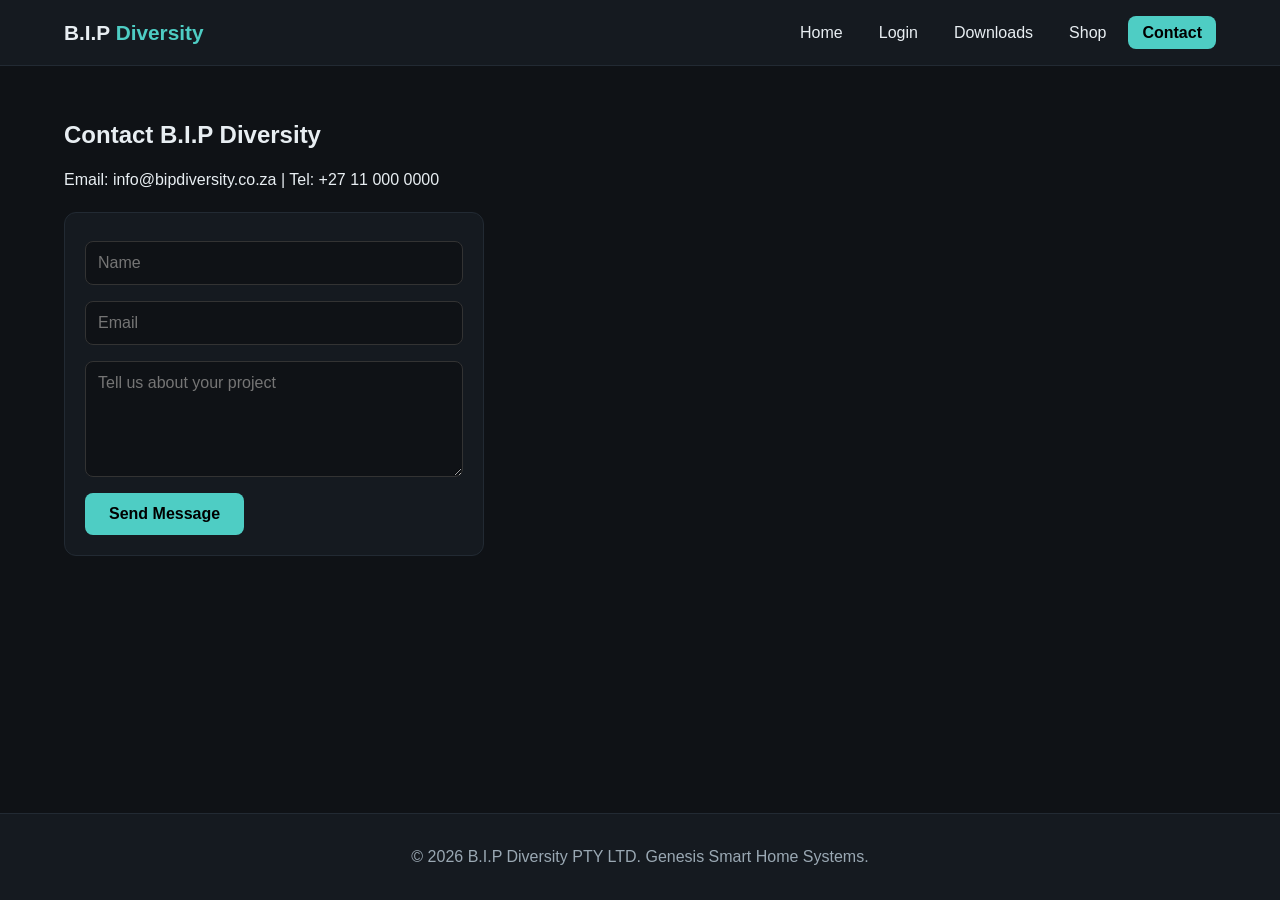
<file: contact.html>
<!DOCTYPE html>
<html lang="en">
<head>
<meta charset="UTF-8">
<meta name="viewport" content="width=device-width, initial-scale=1.0">
<title>Contact | B.I.P Diversity – Genesis</title>
<style>
:root{--bg:#0f1216;--panel:#151a20;--line:#222a33;--text:#e8eef2;--muted:#9aa8b3;--accent:#4ecdc4;--gold:#facc15}
*{margin:0;padding:0;box-sizing:border-box;font-family:"Segoe UI",Arial,sans-serif}
html{scroll-behavior:smooth}
body{background:var(--bg);color:var(--text);line-height:1.6;min-height:100vh;display:flex;flex-direction:column}
main{flex:1}
header{background:var(--panel);border-bottom:1px solid var(--line);position:sticky;top:0;z-index:10}
.nav{display:flex;justify-content:space-between;align-items:center;flex-wrap:wrap;gap:10px;padding:16px 5%}
.logo{font-weight:800;font-size:1.3rem;color:var(--text);text-decoration:none}
.logo span{color:var(--accent)}
.nav ul{display:flex;list-style:none;gap:8px;flex-wrap:wrap}
.nav a.link{color:var(--text);text-decoration:none;padding:8px 14px;border-radius:8px}
.nav a.link:hover{background:#1f2730}
.nav a.link.active{background:var(--accent);color:#000;font-weight:700}
.badge{background:var(--gold);color:#000;border-radius:99px;padding:0 7px;font-size:.75rem;margin-left:4px}
.hero{padding:80px 5%;text-align:center;background:radial-gradient(circle at top,#1a2a30,var(--bg))}
.hero h1{font-size:clamp(1.8rem,5vw,3rem);color:var(--accent)}
.hero p{color:var(--muted);margin-top:8px}
.hero-stats{display:flex;justify-content:center;gap:40px;margin:30px 0;flex-wrap:wrap}
.hero-stats strong{display:block;font-size:2rem}
.hero-stats span{color:var(--muted)}
section,.wrap{padding:50px 5%}
h2{margin-bottom:12px}
.grid{display:grid;grid-template-columns:repeat(auto-fit,minmax(240px,1fr));gap:20px;margin-top:16px}
.card{background:var(--panel);padding:20px;border-radius:12px;border:1px solid var(--line)}
.card h3{margin-bottom:6px}
.card p{color:var(--muted)}
.price{color:var(--gold);font-size:1.5rem;font-weight:700;margin:10px 0}
.btn,button{background:var(--accent);color:#000;border:none;padding:12px 24px;border-radius:8px;font-weight:700;cursor:pointer;text-decoration:none;display:inline-block;font-size:1rem}
.btn:hover,button:hover{filter:brightness(1.1)}
.btn.ghost{background:transparent;color:var(--accent);border:1px solid var(--accent)}
input,textarea{width:100%;padding:12px;margin:8px 0;background:var(--bg);border:1px solid #333;color:#fff;border-radius:8px;font-size:1rem}
input:focus,textarea:focus{outline:2px solid var(--accent)}
.narrow{max-width:420px;margin:0 auto}
.msg{margin-top:12px;padding:10px;border-radius:8px;display:none}
.msg.ok{display:block;background:#12332f;color:#7ff0e6}
.msg.err{display:block;background:#3a1a1a;color:#ff9b9b}
.row{display:flex;justify-content:space-between;align-items:center;gap:10px;padding:10px 0;border-bottom:1px solid var(--line)}
.row:last-child{border:none}
.row button{padding:6px 12px}
footer{text-align:center;padding:30px;background:var(--panel);border-top:1px solid var(--line);color:var(--muted)}

/* ===== v2 additions ===== */
a{color:var(--accent)}
.hero-grid{display:grid;grid-template-columns:1fr 1.1fr;gap:30px;align-items:center;padding:50px 5%;background:radial-gradient(circle at top left,#1a2a30,var(--bg))}
.hero-grid h1{font-size:clamp(1.8rem,4vw,2.8rem);color:var(--accent);line-height:1.15}
.hero-grid p{color:var(--muted);margin:12px 0}
.hero-grid .hero-stats{justify-content:flex-start;margin:20px 0;gap:28px}
.hero-img{width:100%;height:auto;border-radius:16px;border:1px solid var(--line);box-shadow:0 20px 50px #0008}
.tabs{display:flex;gap:8px;flex-wrap:wrap;padding:14px 5%;background:var(--panel);border-bottom:1px solid var(--line)}
.tab{background:#1c242d;color:var(--text);padding:10px 18px;border-radius:99px;text-decoration:none;border:1px solid var(--line);font-weight:600;font-size:.95rem;cursor:pointer}
.tab:hover{border-color:var(--accent)}
.tab.active{background:var(--accent);color:#000;border-color:var(--accent)}
.layout{display:grid;grid-template-columns:1fr 340px;gap:30px;padding:40px 5%;align-items:start}
.layout section{padding:0 0 30px}
.side .card{position:sticky;top:90px}
.news{list-style:none;margin:10px 0 16px}
.news li{padding:10px 0;border-bottom:1px solid var(--line);display:flex;flex-direction:column;gap:2px}
.news li:last-child{border:none}
.news a{color:var(--text);text-decoration:none;font-weight:600;line-height:1.35}
.news a:hover{color:var(--accent)}
small,.small{color:var(--muted);font-size:.8rem}
.lead{font-size:1.15rem;color:var(--muted);margin:8px 0 16px}
.topic{max-width:820px;margin:0 auto;padding:40px 5%}
.topic p{margin-bottom:14px}
.checks{list-style:none}
.checks li{padding:6px 0 6px 28px;position:relative}
.checks li::before{content:"✓";position:absolute;left:0;color:var(--accent);font-weight:700}
.alt{margin-top:14px;text-align:center}
.table-wrap{overflow-x:auto;margin-top:12px}
table{width:100%;border-collapse:collapse;min-width:560px}
th,td{padding:10px 12px;text-align:left;border-bottom:1px solid var(--line)}
th{color:var(--muted);font-size:.8rem;text-transform:uppercase}
.req{margin:16px 0 4px;color:var(--muted)}
button:disabled{opacity:.4;cursor:not-allowed}
.product img{width:100%;border-radius:10px;margin-bottom:10px;background:#111a22}
.chip{display:inline-block;font-size:.72rem;color:var(--accent);border:1px solid var(--accent);padding:1px 8px;border-radius:99px;margin-bottom:6px}
.product{display:flex;flex-direction:column}
.product p{flex:1;margin-bottom:6px}
.line{display:flex;align-items:center;gap:12px;padding:10px 0;border-bottom:1px solid var(--line);flex-wrap:wrap}
.line img{width:64px;height:48px;border-radius:6px;object-fit:cover}
.grow{flex:1;min-width:140px}
.amt{min-width:80px;text-align:right}
.qty{display:flex;align-items:center;gap:8px}
button.sm{padding:4px 10px;font-size:.95rem;border-radius:6px}
button.danger{background:#3a1a1a;color:#ff9b9b}
button.danger:hover{background:#5a2222}
.line.total{border-bottom:none}
.actions{margin-top:14px;display:flex;gap:10px;flex-wrap:wrap}
.co-grid{display:grid;grid-template-columns:1fr 360px;gap:24px;margin-top:16px;align-items:start}
.co-grid .card{margin-bottom:18px}
.co-grid h3{margin-bottom:10px}
.two{display:grid;grid-template-columns:1fr 1fr;gap:0 12px}
.pay-opt{display:flex;align-items:center;gap:12px;padding:14px;border:2px solid var(--line);border-radius:10px;cursor:pointer;margin-bottom:10px}
.pay-opt input{width:auto;margin:0}
.pay-opt.sel{border-color:var(--accent);background:#12262b}
.pay-opt b{font-size:1.05rem}
.pay-opt small{display:block}
.gp{background:#fff;color:#3c4043;font-weight:700;padding:2px 10px;border-radius:6px;font-size:.85rem}
.pf{background:#0a5bd3;color:#fff;font-weight:700;padding:2px 10px;border-radius:6px;font-size:.85rem}
dialog{margin:auto;background:var(--panel);color:var(--text);border:1px solid var(--accent);border-radius:14px;padding:24px;width:min(680px,94vw);max-height:90vh;overflow:auto}
dialog::backdrop{background:#000a}
.ckrow{display:flex;gap:10px;align-items:flex-start;padding:8px 0;cursor:pointer}
.ckrow input{width:auto;margin:5px 0 0}
.review-box{background:var(--bg);border:1px solid var(--line);border-radius:10px;padding:12px;margin:12px 0}
@media (max-width:860px){.hero-grid,.layout,.co-grid{grid-template-columns:1fr}.side .card{position:static}.two{grid-template-columns:1fr}}

/* ===== v3: responsive fixes ===== */
img{max-width:100%;height:auto}
.menu-btn{display:none;padding:8px 14px;font-size:1.2rem;background:#1c242d;color:var(--text);border:1px solid var(--line)}
.grid{grid-template-columns:repeat(auto-fit,minmax(min(100%,230px),1fr))}
.hero-stats strong{font-size:clamp(1.5rem,6vw,2rem)}
@media (max-width:860px){
  header{position:static}
  .nav{padding:12px 5%}
  .menu-btn{display:block}
  .nav ul{display:none;flex-direction:column;width:100%;gap:4px}
  .nav ul.open{display:flex}
  .nav a.link{display:block;padding:12px 14px}
  .hero-grid{padding:30px 5%}
  .tabs{overflow-x:auto;flex-wrap:nowrap;-webkit-overflow-scrolling:touch}
  .tab{white-space:nowrap}
  .layout{padding:30px 5%}
  .co-grid aside{position:static!important}
}
@media (max-width:640px){
  section,.wrap{padding:30px 5%}
  .grid{grid-template-columns:repeat(2,1fr);gap:12px}
  .card{padding:14px}
  .product h3{font-size:1rem}
  .btn,button{padding:12px 16px}
  .hero-grid .btn{flex:1;text-align:center}
  .line{gap:8px}
  .line img{width:52px;height:40px}
  .amt{min-width:0;margin-left:auto}
  table{min-width:0}
  thead{display:none}
  table,tbody,tr,td{display:block;width:100%}
  tr{border:1px solid var(--line);border-radius:10px;padding:8px 12px;margin-bottom:10px;background:var(--bg)}
  td{border:none;padding:4px 0;display:flex;justify-content:space-between;gap:12px}
  td[data-label]::before{content:attr(data-label);color:var(--muted);font-size:.8rem}
  td:last-child{padding-top:8px}
  td button{width:100%}
  dialog{padding:16px;width:96vw}
}
@media (max-width:400px){.grid{grid-template-columns:1fr}}

</style>
</head>
<body data-page="contact.html">
<header id="site-header"></header>
<main>
<div class="wrap"><h2>Contact B.I.P Diversity</h2>
<p>Email: <span id="c-email"></span> | Tel: <span id="c-tel"></span></p>
<div class="card narrow" style="margin:20px 0 0">
<form id="contact-form"><input id="name" placeholder="Name" required><input id="email" type="email" placeholder="Email" required><textarea id="msg" rows="5" placeholder="Tell us about your project" required></textarea><button type="submit">Send Message</button></form>
<div id="form-result" class="msg"></div></div></div>
</main>
<footer id="site-footer"></footer>
<script>
window.IMAGES={"smart-plug": "[data-uri]", "smart-camera": "[data-uri]", "touch-panel": "[data-uri]", "sensor-3pack": "[data-uri]", "smart-lights": "[data-uri]", "saas-license": "[data-uri]", "smart-lock": "[data-uri]", "gateway-hub": "[data-uri]", "hero-smart-home": "[data-uri]", "thermostat": "[data-uri]", "starter-kit": "[data-uri]", "pro-kit": "[data-uri]", "power-pack": "[data-uri]"};
/* ===== Edit site content here ===== */
const COMPANY = {
  name: "B.I.P Diversity PTY LTD", email: "info@bipdiversity.co.za", tel: "+27 11 000 0000",
  devices: 500, vat: 0.15, shipFlat: 99, freeShipOver: 2000
};

/* Payment settings. Leave blank = demo mode (no real payment is taken). */
const PAYMENTS = {
  payfast: { merchantId: "", merchantKey: "", sandbox: true },   // fill in from your PayFast account
  googlePay: { merchantId: "", gatewayMerchantId: "" }          // fill in from Google Pay & Wallet Console
};

const TOPICS = [
  {file:"local-core.html", label:"Local Core"},
  {file:"secure-ict.html", label:"Secure ICT"},
  {file:"smart-integration.html", label:"Smart Integration"},
  {file:"security.html", label:"Security"},
  {file:"energy-saving.html", label:"Energy Saving"}
];

const PRODUCTS = [
  {id:"starter", name:"Genesis Starter Kit", cat:"Kits", desc:"Gateway hub + 3 sensors. Everything to start.", price:1499, img:"starter-kit"},
  {id:"pro", name:"Pro Data Centre Kit", cat:"Kits", desc:"50 sensors + edge server for rack monitoring.", price:24999, img:"pro-kit"},
  {id:"hub", name:"Genesis Gateway Hub", cat:"Control", desc:"Local core hub with Zigbee, Z-Wave and Matter.", price:1199, img:"gateway-hub"},
  {id:"panel", name:"Touch Control Panel 10\"", cat:"Control", desc:"Wall-mounted touch interface for the whole home.", price:3499, img:"touch-panel"},
  {id:"sensors", name:"Smart Sensor 3-Pack", cat:"Sensors", desc:"Temperature, motion and door sensors.", price:649, img:"sensor-3pack"},
  {id:"thermostat", name:"Smart Thermostat", cat:"Sensors", desc:"Local climate control with scheduling.", price:1099, img:"thermostat"},
  {id:"camera", name:"Smart Security Camera", cat:"Security", desc:"Indoor/outdoor camera with local recording.", price:1299, img:"smart-camera"},
  {id:"lock", name:"Smart Door Lock", cat:"Security", desc:"Keypad and app access, works offline.", price:2299, img:"smart-lock"},
  {id:"plug", name:"Smart Energy Plug", cat:"Energy", desc:"Switch appliances and track their power use.", price:279, img:"smart-plug"},
  {id:"lights", name:"Smart Light Bulbs (4)", cat:"Energy", desc:"Dimmable, tunable white bulbs.", price:899, img:"smart-lights"},
  {id:"power", name:"Genesis Power Pack", cat:"Energy", desc:"Battery backup to keep the hub and router on during load shedding.", price:5999, img:"power-pack"},
  {id:"saas", name:"SaaS License (monthly)", cat:"Software", desc:"Unlimited racks with local AI. Billed monthly.", price:499, img:"saas-license", digital:true}
];

/* Placeholder installers: swap `ext`/versions for your real builds. */
const OS_LIST = [
  {id:"mac", label:"macOS", req:"macOS 12 or later (Apple Silicon and Intel)", versions:[
    {v:"2.4.1", date:"2026-10-20", size:"84 MB", ext:"dmg", note:"Latest stable"},
    {v:"2.4.0", date:"2026-09-30", size:"83 MB", ext:"pkg", note:"Enterprise installer"},
    {v:"2.3.2", date:"2026-08-12", size:"80 MB", ext:"dmg", note:"Previous release"},
    {v:"2.2.0", date:"2026-05-04", size:"77 MB", ext:"dmg", note:"Legacy (macOS 11)"}]},
  {id:"windows", label:"Windows", req:"Windows 10 or 11 (64-bit)", versions:[
    {v:"2.4.1", date:"2026-10-20", size:"92 MB", ext:"exe", note:"Latest stable"},
    {v:"2.4.1", date:"2026-10-20", size:"95 MB", ext:"msi", note:"MSI for IT deployment"},
    {v:"2.3.2", date:"2026-08-12", size:"89 MB", ext:"exe", note:"Previous release"},
    {v:"2.2.0", date:"2026-05-04", size:"85 MB", ext:"exe", note:"Legacy"}]},
  {id:"linux", label:"Linux", req:"Ubuntu 22.04+, Debian 12+, Fedora 38+ (x86_64 / arm64)", versions:[
    {v:"2.4.1", date:"2026-10-20", size:"71 MB", ext:"deb", note:"Debian / Ubuntu"},
    {v:"2.4.1", date:"2026-10-20", size:"72 MB", ext:"rpm", note:"Fedora / RHEL"},
    {v:"2.4.1", date:"2026-10-20", size:"98 MB", ext:"AppImage", note:"Any distribution"},
    {v:"2.3.2", date:"2026-08-12", size:"69 MB", ext:"tar.gz", note:"Previous release"}]},
  {id:"android", label:"Android", req:"Android 9 or later", versions:[
    {v:"3.1.0", date:"2026-10-18", size:"48 MB", ext:"apk", note:"Latest stable"},
    {v:"3.0.2", date:"2026-09-02", size:"47 MB", ext:"apk", note:"Previous release"},
    {v:"2.9.5", date:"2026-06-21", size:"44 MB", ext:"apk", note:"Android 8 compatible"}]},
  {id:"ios", label:"iOS", req:"iOS 15 or later (iPhone and iPad)", versions:[
    {v:"3.1.0", date:"2026-10-18", size:"61 MB", ext:"ipa", note:"Latest (TestFlight build)"},
    {v:"3.0.2", date:"2026-09-02", size:"60 MB", ext:"ipa", note:"Previous release"},
    {v:"2.9.5", date:"2026-06-21", size:"57 MB", ext:"ipa", note:"iOS 14 compatible"}]},
  {id:"huawei", label:"Huawei", req:"HarmonyOS 3+ or EMUI 10+ (no Google services needed)", versions:[
    {v:"3.1.0", date:"2026-10-19", size:"52 MB", ext:"apk", note:"AppGallery build"},
    {v:"3.0.2", date:"2026-09-03", size:"51 MB", ext:"apk", note:"Previous release"},
    {v:"2.9.5", date:"2026-06-22", size:"49 MB", ext:"apk", note:"EMUI 10 compatible"}]}
];

/* Tech headlines, paraphrased. Dates are when reported. Update these regularly. */
const ARTICLES = [
  {date:"2026-10-26", when:"Week of Oct 26", tag:"Hardware", title:"Apple reportedly lines up touch-screen OLED MacBook Pros for an Oct. 28 launch event", src:"SiliconReport", url:"https://www.siliconreport.com/topic/hardware"},
  {date:"2026-10-15", tag:"Smart Home", title:"Apple's new approach to the smart home gets the weekly-podcast treatment", src:"TWiT Tech News Weekly", url:"https://twit.tv/episodes/news?page=13"},
  {date:"2026-10-08", tag:"Privacy", title:"US lawmakers take aim at Flock's surveillance cameras", src:"TWiT Tech News Weekly", url:"https://twit.tv/episodes/news?page=3"},
  {date:"2026-10-01", tag:"Software", title:"Windows 11 version 26H2 is now available", src:"TWiT Tech News Weekly", url:"https://twit.tv/episodes/news?page=13"},
  {date:"2026-10-02", when:"Oct 2026", tag:"Gadgets", title:"Amazon refreshes its whole Kindle family, including an aluminium model", src:"T3", url:"https://www.t3.com/au/news/archive/2026/10"},
  {date:"2026-10-19", when:"Week of Oct 19", tag:"Wearables", title:"Bee's Frontier AI wearable launches at $74.99", src:"SiliconReport", url:"https://www.siliconreport.com/topic/hardware"}
];

/* Pages about each topic */
const TOPIC_PAGES = {
  "local-core.html": {title:"Local Core", lead:"The brain of Genesis lives in your building, not in someone else's data centre.",
    body:["The Genesis Local Core is a small on-premises server that runs your automations, schedules, scenes and device communication. Because decisions are made locally, lights, locks and sensors respond instantly and keep working when the internet drops or the power flickers.",
          "During load shedding the Core can be paired with the Genesis Power Pack so the hub and your router stay online. Your rules continue to run and your data stays in the building."],
    points:["Runs offline with no cloud account required","Instant response because commands never leave your network","Automatic local backups and one-click restore","Remote access is optional and uses an encrypted tunnel","Works with the Genesis Gateway Hub and Touch Control Panel"],
    cta:{label:"Shop the Gateway Hub", href:"shop.html"}},
  "secure-ict.html": {title:"Secure ICT", lead:"Security is designed into the network, not added afterwards.",
    body:["Genesis separates smart devices from your personal computers using their own network segment, so a compromised gadget cannot reach your files. Traffic between devices and the Core is encrypted end to end.",
          "We do not harvest usage data. Logs stay on your server and you decide what is kept, shared or deleted. The same ICT backbone supports WiFi 6, structured cabling and fibre-ready installations."],
    points:["Encrypted device-to-core communication","Separate network for IoT devices","No advertising or analytics data sold or shared","Role-based access for family members and staff","Regular signed software updates"],
    cta:{label:"Download the software", href:"downloads.html"}},
  "smart-integration.html": {title:"Smart Integration", lead:"One control surface for every protocol and brand you already own.",
    body:["Genesis speaks Zigbee, Z-Wave and Matter, so lighting, sensors, locks and appliances from different manufacturers can sit in one system. You can build scenes such as 'Movie night' or 'Away' that coordinate everything at once.",
          "Control it from the wall-mounted touch panel, the mobile apps (Android, iOS and Huawei) or the desktop apps for Windows, macOS and Linux."],
    points:["Zigbee, Z-Wave and Matter supported","Scenes, schedules and conditional rules","Touch panel, mobile and desktop control","Open data export for your own dashboards","Add new devices without rewiring"],
    cta:{label:"Browse compatible devices", href:"shop.html"}},
  "security.html": {title:"Security", lead:"Protect your home or business with systems that keep watching even when the internet is down.",
    body:["Genesis integrates CCTV cameras, door sensors, smart locks, biometric access and intrusion detection. Recording and alerts are handled by the Local Core, so footage is stored on your own hardware.",
          "Rules can combine devices: if a door opens while the system is armed, lights switch on, cameras start recording and you are notified."],
    points:["Local video recording, no subscription needed","Smart locks with keypad and app access","Door, window and motion sensors","Instant alerts to phones and the touch panel","Activity history for audits"],
    cta:{label:"Shop security devices", href:"shop.html"}},
  "energy-saving.html": {title:"Energy Saving", lead:"See where your power goes and cut waste automatically.",
    body:["Smart plugs and meters show usage per appliance. Genesis can shift heavy loads away from peak times, switch off standby devices and respond to load-shedding schedules automatically.",
          "If you have solar or battery storage, the system can prioritise essential circuits and report how much power you generate and use."],
    points:["Per-appliance power monitoring","Automatic load shedding responses","Solar and battery integration","Heating and cooling schedules","Monthly usage reports"],
    cta:{label:"Shop energy products", href:"shop.html"}}
};

const $ = (s, r=document) => r.querySelector(s);
const $$ = (s, r=document) => [...r.querySelectorAll(s)];
const money = n => "R" + Math.round(n).toLocaleString("en-ZA");
const imgSrc = n => (window.IMAGES && window.IMAGES[n]) || `images/${n}.svg`;
const esc = s => String(s).replace(/[&<>"']/g, c => ({"&":"&amp;","<":"&lt;",">":"&gt;",'"':"&quot;","'":"&#39;"}[c]));
const store = {
  get(k, d){ try{ const v = localStorage.getItem(k); return v===null ? d : JSON.parse(v); }catch{ return d; } },
  set(k, v){ try{ localStorage.setItem(k, JSON.stringify(v)); }catch{} }
};
const currentUser = () => store.get("session", null);
/* Demo-only hash (NOT secure). Real sign-up needs a server that hashes passwords properly. */
const hashPw = s => { let h = 5381; for(const c of s) h = ((h<<5)+h+c.charCodeAt(0))|0; return "d" + h; };

/* ---------- Cart ---------- */
const getCart = () => store.get("cart", []);
const cartCount = () => getCart().reduce((n,i)=>n+i.qty,0);
function cartLines(){ return getCart().map(i => ({p:PRODUCTS.find(x=>x.id===i.id), qty:i.qty})).filter(l=>l.p); }
function addToCart(id){ const c=getCart(), it=c.find(i=>i.id===id); it ? it.qty++ : c.push({id,qty:1}); store.set("cart",c); onCartChange(); }
function setQty(id,q){ let c=getCart(); if(q<=0) c=c.filter(i=>i.id!==id); else c.find(i=>i.id===id).qty=q; store.set("cart",c); onCartChange(); }
function removeItem(id){ store.set("cart", getCart().filter(i=>i.id!==id)); onCartChange(); }
function clearCart(){ store.set("cart", []); onCartChange(); }
function totals(){
  const lines = cartLines();
  const sub = lines.reduce((n,l)=>n+l.p.price*l.qty,0);
  const physical = lines.some(l=>!l.p.digital);
  const ship = !physical || sub===0 || sub>=COMPANY.freeShipOver ? 0 : COMPANY.shipFlat;
  const total = sub + ship;
  return {sub, ship, total, vat: total*COMPANY.vat/(1+COMPANY.vat), physical, lines};
}
function onCartChange(){ renderLayout(); if(PAGE_RENDER.cart) PAGE_RENDER.cart(); }
const PAGE_RENDER = {};

/* ---------- Layout ---------- */
const NAV = [["index.html","Home"],["login.html","Login"],["downloads.html","Downloads"],["shop.html","Shop"],["contact.html","Contact"]];
function renderLayout(){
  const cur = document.body.dataset.page;
  const user = currentUser(), n = cartCount();
  $("#site-header").innerHTML = `<div class="nav"><a class="logo" href="index.html">B.I.P <span>Diversity</span></a><button class="menu-btn" id="menu-btn" aria-label="Menu" aria-expanded="false">☰</button><ul id="menu">` +
    NAV.map(([h,l]) => {
      if(h==="login.html" && user) l = "Account";
      const on = h===cur || (h==="login.html" && cur==="signup.html") || (h==="shop.html" && cur==="checkout.html");
      const badge = h==="shop.html" && n ? `<span class="badge">${n}</span>` : "";
      return `<li><a class="link ${on?"active":""}" href="${h}">${l}${badge}</a></li>`;
    }).join("") + `</ul></div>`;
  const mb = $("#menu-btn");
  mb.onclick = () => { const o = $("#menu").classList.toggle("open"); mb.setAttribute("aria-expanded", o); mb.textContent = o ? "✕" : "☰"; };
  $("#site-footer").innerHTML = `© 2026 ${COMPANY.name}. Genesis Smart Home Systems.`;
  const tabs = $("#topic-tabs");
  if(tabs) tabs.innerHTML = TOPICS.map(t=>`<a class="tab ${t.file===cur?"active":""}" href="${t.file}">${t.label}</a>`).join("");
}
function note(el, text, ok=true){ el.className = "msg " + (ok?"ok":"err"); el.textContent = text; }

/* ---------- Newsletter ---------- */
function bindNewsletter(){
  const f = $("#news-form"); if(!f) return;
  f.addEventListener("submit", e => {
    e.preventDefault();
    const subs = store.get("subscribers", []), email = $("#news-email").value.trim().toLowerCase();
    if(!subs.includes(email)) subs.push(email);
    store.set("subscribers", subs); f.reset();
    note($("#news-result"), "You're subscribed. Thanks!");
  });
}

/* ---------- Pages ---------- */
function initHome(){
  $("#stat-devices").textContent = COMPANY.devices;
  $("#news-list").innerHTML = ARTICLES.map(a=>`<li><small>${esc(a.tag)} · ${esc(a.when||new Date(a.date).toLocaleDateString("en-ZA",{day:"numeric",month:"short",year:"numeric"}))}</small><a href="${a.url}" target="_blank" rel="noopener">${esc(a.title)}</a><small>${esc(a.src)}</small></li>`).join("");
  bindNewsletter();
}

function initTopic(){
  const t = TOPIC_PAGES[document.body.dataset.page]; if(!t) return;
  $("#topic-body").innerHTML = `<h1>${t.title}</h1><p class="lead">${t.lead}</p>` + t.body.map(p=>`<p>${p}</p>`).join("") +
    `<h3 style="margin-top:20px">Key features</h3><ul class="checks">${t.points.map(p=>`<li>${p}</li>`).join("")}</ul>` +
    `<p style="margin-top:24px"><a class="btn" href="${t.cta.href}">${t.cta.label}</a> <a class="btn ghost" href="contact.html">Talk to us</a></p>`;
}

function initLogin(){
  const box = $("#login-box");
  (function draw(){
    const user = currentUser();
    if(user){
      box.innerHTML = `<h2>Welcome, ${esc(user.name)}</h2><p>You are signed in as ${esc(user.email)}.</p><br><a class="btn" href="downloads.html">Go to Downloads</a> <button id="out" class="btn ghost">Log out</button>`;
      $("#out").onclick = () => { store.set("session", null); renderLayout(); draw(); };
      return;
    }
    box.innerHTML = `<h2>Login</h2><input id="u" placeholder="Email (or admin)" autocomplete="username"><input id="p" type="password" placeholder="Password" autocomplete="current-password"><button id="go">Login</button><div id="m" class="msg"></div><p class="alt">New here? <a href="signup.html">Create an account</a></p><p class="alt small">Demo admin login: admin / genesis123</p>`;
    const submit = () => {
      const u = $("#u").value.trim().toLowerCase(), p = $("#p").value;
      if(u==="admin" && p==="genesis123"){ store.set("session",{name:"Admin",email:"admin"}); renderLayout(); return draw(); }
      const acct = store.get("users", []).find(x=>x.email===u && x.pw===hashPw(p));
      if(acct){ store.set("session",{name:acct.name,email:acct.email}); renderLayout(); draw(); }
      else note($("#m"), "Incorrect email or password.", false);
    };
    $("#go").onclick = submit;
    $("#p").addEventListener("keydown", e => { if(e.key==="Enter") submit(); });
  })();
}

function initSignup(){
  $("#signup-form").addEventListener("submit", e => {
    e.preventDefault();
    const m = $("#s-msg"), name=$("#s-name").value.trim(), email=$("#s-email").value.trim().toLowerCase(),
          phone=$("#s-phone").value.trim(), pw=$("#s-pass").value, pw2=$("#s-pass2").value;
    const users = store.get("users", []);
    if(pw.length < 8) return note(m, "Password must be at least 8 characters.", false);
    if(pw !== pw2) return note(m, "Passwords do not match.", false);
    if(!$("#s-terms").checked) return note(m, "Please accept the terms to continue.", false);
    if(users.some(u=>u.email===email) || email==="admin") return note(m, "An account with that email already exists. Try logging in.", false);
    users.push({name, email, phone, pw:hashPw(pw), created:new Date().toISOString(), newsletter:$("#s-news").checked});
    store.set("users", users);
    store.set("session", {name, email});
    if($("#s-news").checked){ const s=store.get("subscribers",[]); if(!s.includes(email)){ s.push(email); store.set("subscribers",s);} }
    renderLayout(); note(m, "Account created! Redirecting to downloads…");
    setTimeout(()=>location.href="downloads.html", 1200);
  });
}

function initDownloads(){
  const user = currentUser(), box = $("#dl-body");
  $("#dl-tabs").innerHTML = OS_LIST.map((o,i)=>`<button class="tab ${i===0?"active":""}" data-os="${o.id}">${o.label}</button>`).join("");
  function show(id){
    const o = OS_LIST.find(x=>x.id===id);
    $$("#dl-tabs .tab").forEach(b=>b.classList.toggle("active", b.dataset.os===id));
    box.innerHTML = `<p class="req"><b>${o.label}</b> · ${o.req}</p><div class="table-wrap"><table><thead><tr><th>Version</th><th>Released</th><th>Type</th><th>Size</th><th>Notes</th><th></th></tr></thead><tbody>` +
      o.versions.map((v,i)=>`<tr><td data-label="Version"><b>${v.v}</b></td><td data-label="Released">${v.date}</td><td data-label="Type">.${v.ext}</td><td data-label="Size">${v.size}</td><td data-label="Notes">${v.note}</td><td><button data-i="${i}" ${user?"":"disabled"}>Download</button></td></tr>`).join("") + `</tbody></table></div>`;
    $$("button[data-i]", box).forEach(b => b.onclick = () => {
      const v = o.versions[b.dataset.i], name = `genesis-${o.id}-${v.v}.${v.ext}.txt`;
      const text = `Genesis ${o.label} ${v.v}\nThis is a placeholder file. Replace it with the real .${v.ext} installer.\n`;
      const a = document.createElement("a");
      a.href = URL.createObjectURL(new Blob([text],{type:"text/plain"})); a.download = name; a.click(); URL.revokeObjectURL(a.href);
    });
  }
  if(!user) $("#dl-lock").innerHTML = `<div class="msg err" style="display:block">Please <a href="login.html">log in</a> or <a href="signup.html">create an account</a> to download.</div>`;
  $("#dl-tabs").addEventListener("click", e => { const b=e.target.closest("[data-os]"); if(b) show(b.dataset.os); });
  show(OS_LIST[0].id);
}

function lineRow(l, opts={}){
  return `<div class="line"><img src="${imgSrc(l.p.img)}" alt="${esc(l.p.name)}"><div class="grow"><b>${esc(l.p.name)}</b><br><small>${money(l.p.price)}${l.p.digital?" /mo":""} each</small></div>` +
    `<div class="qty"><button class="sm" data-q="${l.p.id}" data-d="-1" aria-label="Decrease">−</button><span>${l.qty}</span><button class="sm" data-q="${l.p.id}" data-d="1" aria-label="Increase">+</button></div>` +
    `<b class="amt">${money(l.p.price*l.qty)}</b><button class="sm danger" data-rm="${l.p.id}" title="Remove this item" aria-label="Remove ${esc(l.p.name)}">✕</button></div>`;
}
function bindLineButtons(root){
  $$("[data-q]", root).forEach(b => b.onclick = () => { const l=getCart().find(i=>i.id===b.dataset.q); setQty(b.dataset.q, l.qty + Number(b.dataset.d)); });
  $$("[data-rm]", root).forEach(b => b.onclick = () => removeItem(b.dataset.rm));
}

function initShop(){
  const cats = ["All", ...new Set(PRODUCTS.map(p=>p.cat))]; let cat = "All";
  $("#cat-tabs").innerHTML = cats.map(c=>`<button class="tab ${c===cat?"active":""}" data-c="${c}">${c}</button>`).join("");
  function grid(){
    $("#products").innerHTML = PRODUCTS.filter(p=>cat==="All"||p.cat===cat).map(p=>`<div class="card product"><img src="${imgSrc(p.img)}" alt="${esc(p.name)}"><span class="chip">${p.cat}</span><h3>${esc(p.name)}</h3><p>${esc(p.desc)}</p><div class="price">${money(p.price)}${p.digital?" <small>/mo</small>":""}</div><button data-add="${p.id}">Add to cart</button></div>`).join("");
    $$("[data-add]").forEach(b => b.onclick = () => { addToCart(b.dataset.add); b.textContent="Added ✓"; setTimeout(()=>b.textContent="Add to cart",900); });
  }
  $("#cat-tabs").addEventListener("click", e => { const b=e.target.closest("[data-c]"); if(!b) return; cat=b.dataset.c; $$("#cat-tabs .tab").forEach(t=>t.classList.toggle("active",t===b)); grid(); });
  PAGE_RENDER.cart = () => {
    const t = totals(), box = $("#cart");
    if(!t.lines.length){ box.innerHTML = "<p>Your cart is empty. Add something above.</p>"; return; }
    box.innerHTML = t.lines.map(lineRow).join("") +
      `<div class="line total"><span class="grow">Subtotal</span><b>${money(t.sub)}</b></div>` +
      `<p class="actions"><a class="btn" href="checkout.html">Go to checkout</a> <button class="btn ghost" id="clear">Remove all items</button></p>`;
    bindLineButtons(box);
    $("#clear").onclick = () => { if(confirm("Remove every item from your cart?")) clearCart(); };
  };
  grid(); PAGE_RENDER.cart();
}

function initCheckout(){
  const done = $("#co-done"), main = $("#co-main"), dlg = $("#review");
  let method = "";
  const saved = store.get("delivery", {});
  ["c-name","c-email","c-phone","c-addr","c-city","c-code"].forEach(id => { if(saved[id]) $("#"+id).value = saved[id]; });
  function delivery(){ const d={}; ["c-name","c-email","c-phone","c-addr","c-city","c-code"].forEach(id=>d[id]=$("#"+id).value.trim()); return d; }

  function render(){
    const t = totals();
    if(!t.lines.length && !done.hidden) return;
    $("#co-empty").hidden = t.lines.length>0; main.hidden = t.lines.length===0;
    if(!t.lines.length){ if(dlg.open) dlg.close(); return; }
    const items = t.lines.map(lineRow).join("");
    $("#co-items").innerHTML = items;
    $("#addr-fields").hidden = !t.physical; $$("#addr-fields input").forEach(i=>i.required = t.physical);
    const sum = `<div class="line total"><span class="grow">Subtotal</span><b>${money(t.sub)}</b></div><div class="line"><span class="grow">Delivery</span><b>${t.physical ? (t.ship?money(t.ship):"Free") : "Digital, none"}</b></div><div class="line total"><span class="grow">Total (incl. VAT)</span><b class="price" style="margin:0">${money(t.total)}</b></div><small>Includes ${money(t.vat)} VAT at 15%. Prices in ZAR.</small>`;
    $("#co-sum").innerHTML = sum; $("#rv-items").innerHTML = items; $("#rv-sum").innerHTML = sum;
    bindLineButtons($("#co-items")); bindLineButtons($("#rv-items"));
    $("#rv-ship").innerHTML = t.physical ? (()=>{const d=delivery(); return `<b>Deliver to:</b> ${esc(d["c-name"])}, ${esc(d["c-addr"])}, ${esc(d["c-city"])} ${esc(d["c-code"])}<br>${esc(d["c-email"])} · ${esc(d["c-phone"])}`;})() : "<b>Digital order:</b> licence details will be emailed to " + esc(delivery()["c-email"]);
    $("#rv-pay").innerHTML = `<b>Payment:</b> ${method==="gpay"?"Google Pay":method==="payfast"?"PayFast":"—"}`;
    updateConfirm();
  }
  PAGE_RENDER.cart = render;

  function updateConfirm(){ $("#confirm").disabled = !($$(".ck").every(c=>c.checked)) || !getCart().length; }
  $$(".ck").forEach(c => c.onchange = updateConfirm);
  $$("input[name=pay]").forEach(r => r.onchange = () => { method = r.value; $$(".pay-opt").forEach(l=>l.classList.toggle("sel", l.contains(r) && r.checked)); });
  $("#clear-all").onclick = () => { if(confirm("Remove every item from your cart?")) clearCart(); };

  $("#to-review").onclick = () => {
    const err = $("#co-err"), t = totals(), d = delivery();
    const form = $("#delivery");
    if(!form.reportValidity()) return;
    if(!method) return note(err, "Please choose Google Pay or PayFast.", false);
    err.className="msg"; store.set("delivery", d);
    $$(".ck").forEach(c=>c.checked=false);
    render(); $("#confirm").textContent = "Confirm and pay with " + (method==="gpay"?"Google Pay":"PayFast"); dlg.showModal();
  };
  $("#back").onclick = () => dlg.close();

  $("#confirm").onclick = () => {
    const t = totals(), order = {id:"GEN-"+Date.now().toString(36).toUpperCase(), items:t.lines.map(l=>({id:l.p.id,qty:l.qty})), total:t.total, method, delivery:delivery(), time:new Date().toISOString()};
    if(method==="payfast" && PAYMENTS.payfast.merchantId && PAYMENTS.payfast.merchantKey) return payfastRedirect(order, t);
    /* Demo mode (and Google Pay): no real charge. See PAYMENTS in data.js and the README for going live. */
    $("#confirm").disabled = true; $("#confirm").textContent = "Processing…";
    setTimeout(() => finish(order), 900);
  };
  function finish(order){
    const orders = store.get("orders", []); orders.push(order); store.set("orders", orders);
    clearCart(); dlg.close(); main.hidden = true; $("#co-empty").hidden = true; done.hidden = false;
    $("#co-done-msg").textContent = `Order ${order.id} for ${money(order.total)} was recorded (${order.method==="gpay"?"Google Pay":"PayFast"} demo, no payment taken).`;
  }
  function payfastRedirect(order, t){
    const f = document.createElement("form"); f.method="post";
    f.action = PAYMENTS.payfast.sandbox ? "https://sandbox.payfast.co.za/eng/process" : "https://www.payfast.co.za/eng/process";
    const base = location.href.replace(/[^/]*$/, "");
    Object.entries({merchant_id:PAYMENTS.payfast.merchantId, merchant_key:PAYMENTS.payfast.merchantKey,
      return_url:base+"checkout.html", cancel_url:base+"checkout.html", name_first:order.delivery["c-name"],
      email_address:order.delivery["c-email"], m_payment_id:order.id, amount:t.total.toFixed(2), item_name:"Genesis order "+order.id}
    ).forEach(([k,v]) => { const i=document.createElement("input"); i.type="hidden"; i.name=k; i.value=v; f.appendChild(i); });
    document.body.appendChild(f); store.set("pending", order); f.submit();
  }
  render();
}

function initContact(){
  $("#c-email").textContent = COMPANY.email; $("#c-tel").textContent = COMPANY.tel;
  $("#contact-form").addEventListener("submit", e => {
    e.preventDefault();
    const leads = store.get("leads", []);
    leads.push({name:$("#name").value, email:$("#email").value, msg:$("#msg").value, time:new Date().toISOString()});
    store.set("leads", leads); e.target.reset();
    note($("#form-result"), "Thanks! Your message was saved. We'll be in touch.");
  });
}

const INIT = {"index.html":initHome, "login.html":initLogin, "signup.html":initSignup, "downloads.html":initDownloads, "shop.html":initShop, "checkout.html":initCheckout, "contact.html":initContact};
document.addEventListener("DOMContentLoaded", () => {
  renderLayout();
  const page = document.body.dataset.page;
  (INIT[page] || (TOPIC_PAGES[page] ? initTopic : ()=>{}))();
});

</script>
</body>
</html>
</file>
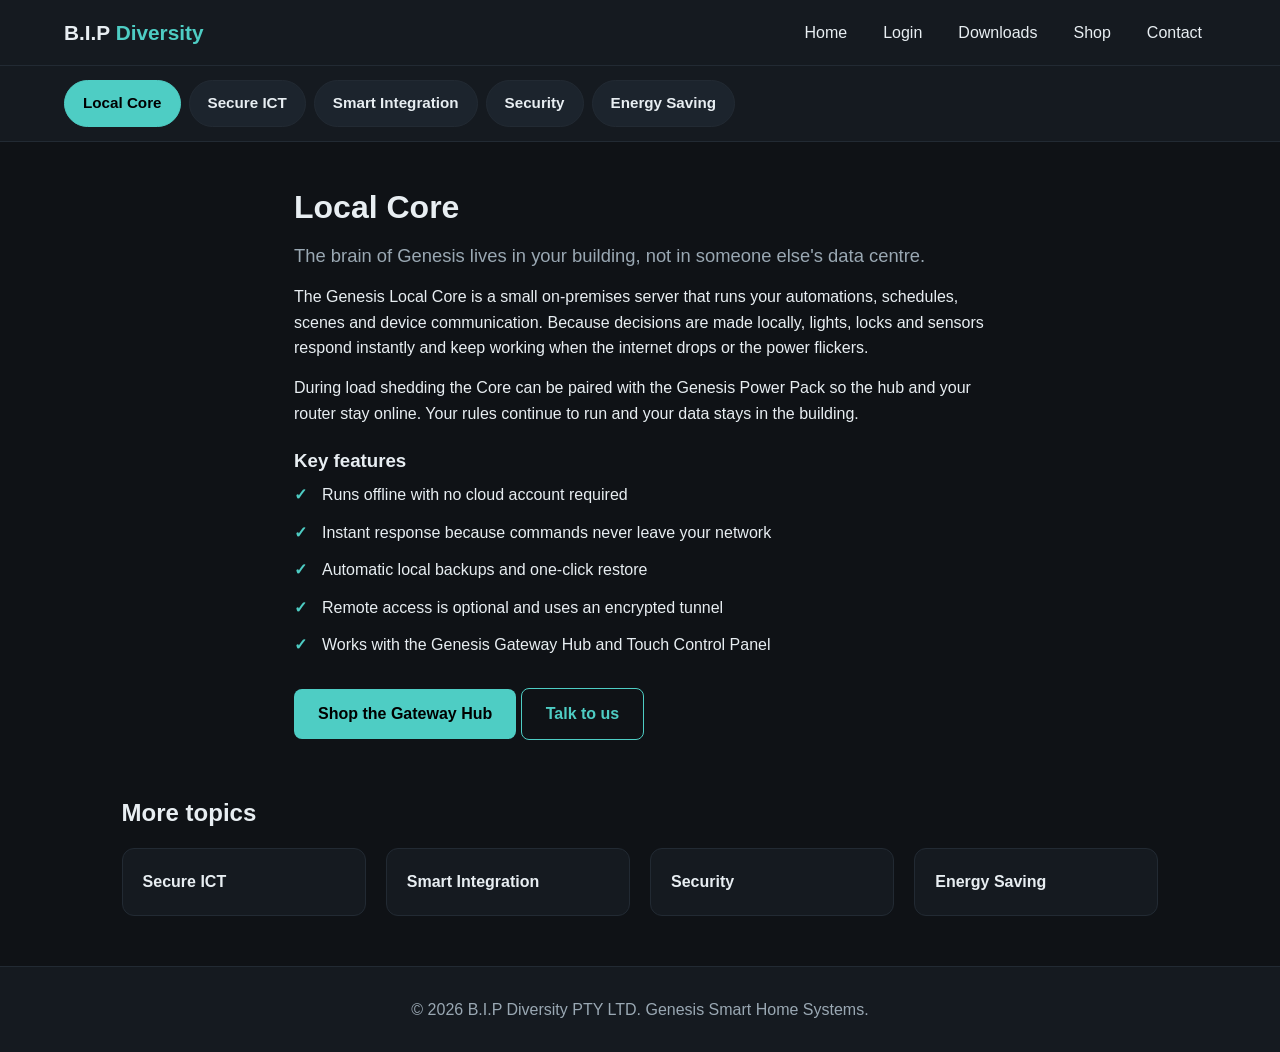
<file: local-core.html>
<!DOCTYPE html>
<html lang="en">
<head>
<meta charset="UTF-8">
<meta name="viewport" content="width=device-width, initial-scale=1.0">
<title>Local Core | B.I.P Diversity – Genesis</title>
<style>
:root{--bg:#0f1216;--panel:#151a20;--line:#222a33;--text:#e8eef2;--muted:#9aa8b3;--accent:#4ecdc4;--gold:#facc15}
*{margin:0;padding:0;box-sizing:border-box;font-family:"Segoe UI",Arial,sans-serif}
html{scroll-behavior:smooth}
body{background:var(--bg);color:var(--text);line-height:1.6;min-height:100vh;display:flex;flex-direction:column}
main{flex:1}
header{background:var(--panel);border-bottom:1px solid var(--line);position:sticky;top:0;z-index:10}
.nav{display:flex;justify-content:space-between;align-items:center;flex-wrap:wrap;gap:10px;padding:16px 5%}
.logo{font-weight:800;font-size:1.3rem;color:var(--text);text-decoration:none}
.logo span{color:var(--accent)}
.nav ul{display:flex;list-style:none;gap:8px;flex-wrap:wrap}
.nav a.link{color:var(--text);text-decoration:none;padding:8px 14px;border-radius:8px}
.nav a.link:hover{background:#1f2730}
.nav a.link.active{background:var(--accent);color:#000;font-weight:700}
.badge{background:var(--gold);color:#000;border-radius:99px;padding:0 7px;font-size:.75rem;margin-left:4px}
.hero{padding:80px 5%;text-align:center;background:radial-gradient(circle at top,#1a2a30,var(--bg))}
.hero h1{font-size:clamp(1.8rem,5vw,3rem);color:var(--accent)}
.hero p{color:var(--muted);margin-top:8px}
.hero-stats{display:flex;justify-content:center;gap:40px;margin:30px 0;flex-wrap:wrap}
.hero-stats strong{display:block;font-size:2rem}
.hero-stats span{color:var(--muted)}
section,.wrap{padding:50px 5%}
h2{margin-bottom:12px}
.grid{display:grid;grid-template-columns:repeat(auto-fit,minmax(240px,1fr));gap:20px;margin-top:16px}
.card{background:var(--panel);padding:20px;border-radius:12px;border:1px solid var(--line)}
.card h3{margin-bottom:6px}
.card p{color:var(--muted)}
.price{color:var(--gold);font-size:1.5rem;font-weight:700;margin:10px 0}
.btn,button{background:var(--accent);color:#000;border:none;padding:12px 24px;border-radius:8px;font-weight:700;cursor:pointer;text-decoration:none;display:inline-block;font-size:1rem}
.btn:hover,button:hover{filter:brightness(1.1)}
.btn.ghost{background:transparent;color:var(--accent);border:1px solid var(--accent)}
input,textarea{width:100%;padding:12px;margin:8px 0;background:var(--bg);border:1px solid #333;color:#fff;border-radius:8px;font-size:1rem}
input:focus,textarea:focus{outline:2px solid var(--accent)}
.narrow{max-width:420px;margin:0 auto}
.msg{margin-top:12px;padding:10px;border-radius:8px;display:none}
.msg.ok{display:block;background:#12332f;color:#7ff0e6}
.msg.err{display:block;background:#3a1a1a;color:#ff9b9b}
.row{display:flex;justify-content:space-between;align-items:center;gap:10px;padding:10px 0;border-bottom:1px solid var(--line)}
.row:last-child{border:none}
.row button{padding:6px 12px}
footer{text-align:center;padding:30px;background:var(--panel);border-top:1px solid var(--line);color:var(--muted)}

/* ===== v2 additions ===== */
a{color:var(--accent)}
.hero-grid{display:grid;grid-template-columns:1fr 1.1fr;gap:30px;align-items:center;padding:50px 5%;background:radial-gradient(circle at top left,#1a2a30,var(--bg))}
.hero-grid h1{font-size:clamp(1.8rem,4vw,2.8rem);color:var(--accent);line-height:1.15}
.hero-grid p{color:var(--muted);margin:12px 0}
.hero-grid .hero-stats{justify-content:flex-start;margin:20px 0;gap:28px}
.hero-img{width:100%;height:auto;border-radius:16px;border:1px solid var(--line);box-shadow:0 20px 50px #0008}
.tabs{display:flex;gap:8px;flex-wrap:wrap;padding:14px 5%;background:var(--panel);border-bottom:1px solid var(--line)}
.tab{background:#1c242d;color:var(--text);padding:10px 18px;border-radius:99px;text-decoration:none;border:1px solid var(--line);font-weight:600;font-size:.95rem;cursor:pointer}
.tab:hover{border-color:var(--accent)}
.tab.active{background:var(--accent);color:#000;border-color:var(--accent)}
.layout{display:grid;grid-template-columns:1fr 340px;gap:30px;padding:40px 5%;align-items:start}
.layout section{padding:0 0 30px}
.side .card{position:sticky;top:90px}
.news{list-style:none;margin:10px 0 16px}
.news li{padding:10px 0;border-bottom:1px solid var(--line);display:flex;flex-direction:column;gap:2px}
.news li:last-child{border:none}
.news a{color:var(--text);text-decoration:none;font-weight:600;line-height:1.35}
.news a:hover{color:var(--accent)}
small,.small{color:var(--muted);font-size:.8rem}
.lead{font-size:1.15rem;color:var(--muted);margin:8px 0 16px}
.topic{max-width:820px;margin:0 auto;padding:40px 5%}
.topic p{margin-bottom:14px}
.checks{list-style:none}
.checks li{padding:6px 0 6px 28px;position:relative}
.checks li::before{content:"✓";position:absolute;left:0;color:var(--accent);font-weight:700}
.alt{margin-top:14px;text-align:center}
.table-wrap{overflow-x:auto;margin-top:12px}
table{width:100%;border-collapse:collapse;min-width:560px}
th,td{padding:10px 12px;text-align:left;border-bottom:1px solid var(--line)}
th{color:var(--muted);font-size:.8rem;text-transform:uppercase}
.req{margin:16px 0 4px;color:var(--muted)}
button:disabled{opacity:.4;cursor:not-allowed}
.product img{width:100%;border-radius:10px;margin-bottom:10px;background:#111a22}
.chip{display:inline-block;font-size:.72rem;color:var(--accent);border:1px solid var(--accent);padding:1px 8px;border-radius:99px;margin-bottom:6px}
.product{display:flex;flex-direction:column}
.product p{flex:1;margin-bottom:6px}
.line{display:flex;align-items:center;gap:12px;padding:10px 0;border-bottom:1px solid var(--line);flex-wrap:wrap}
.line img{width:64px;height:48px;border-radius:6px;object-fit:cover}
.grow{flex:1;min-width:140px}
.amt{min-width:80px;text-align:right}
.qty{display:flex;align-items:center;gap:8px}
button.sm{padding:4px 10px;font-size:.95rem;border-radius:6px}
button.danger{background:#3a1a1a;color:#ff9b9b}
button.danger:hover{background:#5a2222}
.line.total{border-bottom:none}
.actions{margin-top:14px;display:flex;gap:10px;flex-wrap:wrap}
.co-grid{display:grid;grid-template-columns:1fr 360px;gap:24px;margin-top:16px;align-items:start}
.co-grid .card{margin-bottom:18px}
.co-grid h3{margin-bottom:10px}
.two{display:grid;grid-template-columns:1fr 1fr;gap:0 12px}
.pay-opt{display:flex;align-items:center;gap:12px;padding:14px;border:2px solid var(--line);border-radius:10px;cursor:pointer;margin-bottom:10px}
.pay-opt input{width:auto;margin:0}
.pay-opt.sel{border-color:var(--accent);background:#12262b}
.pay-opt b{font-size:1.05rem}
.pay-opt small{display:block}
.gp{background:#fff;color:#3c4043;font-weight:700;padding:2px 10px;border-radius:6px;font-size:.85rem}
.pf{background:#0a5bd3;color:#fff;font-weight:700;padding:2px 10px;border-radius:6px;font-size:.85rem}
dialog{margin:auto;background:var(--panel);color:var(--text);border:1px solid var(--accent);border-radius:14px;padding:24px;width:min(680px,94vw);max-height:90vh;overflow:auto}
dialog::backdrop{background:#000a}
.ckrow{display:flex;gap:10px;align-items:flex-start;padding:8px 0;cursor:pointer}
.ckrow input{width:auto;margin:5px 0 0}
.review-box{background:var(--bg);border:1px solid var(--line);border-radius:10px;padding:12px;margin:12px 0}
@media (max-width:860px){.hero-grid,.layout,.co-grid{grid-template-columns:1fr}.side .card{position:static}.two{grid-template-columns:1fr}}

/* ===== v3: responsive fixes ===== */
img{max-width:100%;height:auto}
.menu-btn{display:none;padding:8px 14px;font-size:1.2rem;background:#1c242d;color:var(--text);border:1px solid var(--line)}
.grid{grid-template-columns:repeat(auto-fit,minmax(min(100%,230px),1fr))}
.hero-stats strong{font-size:clamp(1.5rem,6vw,2rem)}
@media (max-width:860px){
  header{position:static}
  .nav{padding:12px 5%}
  .menu-btn{display:block}
  .nav ul{display:none;flex-direction:column;width:100%;gap:4px}
  .nav ul.open{display:flex}
  .nav a.link{display:block;padding:12px 14px}
  .hero-grid{padding:30px 5%}
  .tabs{overflow-x:auto;flex-wrap:nowrap;-webkit-overflow-scrolling:touch}
  .tab{white-space:nowrap}
  .layout{padding:30px 5%}
  .co-grid aside{position:static!important}
}
@media (max-width:640px){
  section,.wrap{padding:30px 5%}
  .grid{grid-template-columns:repeat(2,1fr);gap:12px}
  .card{padding:14px}
  .product h3{font-size:1rem}
  .btn,button{padding:12px 16px}
  .hero-grid .btn{flex:1;text-align:center}
  .line{gap:8px}
  .line img{width:52px;height:40px}
  .amt{min-width:0;margin-left:auto}
  table{min-width:0}
  thead{display:none}
  table,tbody,tr,td{display:block;width:100%}
  tr{border:1px solid var(--line);border-radius:10px;padding:8px 12px;margin-bottom:10px;background:var(--bg)}
  td{border:none;padding:4px 0;display:flex;justify-content:space-between;gap:12px}
  td[data-label]::before{content:attr(data-label);color:var(--muted);font-size:.8rem}
  td:last-child{padding-top:8px}
  td button{width:100%}
  dialog{padding:16px;width:96vw}
}
@media (max-width:400px){.grid{grid-template-columns:1fr}}

</style>
</head>
<body data-page="local-core.html">
<header id="site-header"></header>
<main>
<nav class="tabs" id="topic-tabs" aria-label="Topics"></nav>
<div class="topic" id="topic-body"></div>
<section style="padding-top:0"><h2 style="padding:0 5%">More topics</h2><div class="grid" style="padding:0 5%"><a class="card" href="secure-ict.html" style="text-decoration:none;color:inherit"><b>Secure ICT</b></a><a class="card" href="smart-integration.html" style="text-decoration:none;color:inherit"><b>Smart Integration</b></a><a class="card" href="security.html" style="text-decoration:none;color:inherit"><b>Security</b></a><a class="card" href="energy-saving.html" style="text-decoration:none;color:inherit"><b>Energy Saving</b></a></div></section>
</main>
<footer id="site-footer"></footer>
<script>
window.IMAGES={"smart-plug": "[data-uri]", "smart-camera": "[data-uri]", "touch-panel": "[data-uri]", "sensor-3pack": "[data-uri]", "smart-lights": "[data-uri]", "saas-license": "[data-uri]", "smart-lock": "[data-uri]", "gateway-hub": "[data-uri]", "hero-smart-home": "[data-uri]", "thermostat": "[data-uri]", "starter-kit": "[data-uri]", "pro-kit": "[data-uri]", "power-pack": "[data-uri]"};
/* ===== Edit site content here ===== */
const COMPANY = {
  name: "B.I.P Diversity PTY LTD", email: "info@bipdiversity.co.za", tel: "+27 11 000 0000",
  devices: 500, vat: 0.15, shipFlat: 99, freeShipOver: 2000
};

/* Payment settings. Leave blank = demo mode (no real payment is taken). */
const PAYMENTS = {
  payfast: { merchantId: "", merchantKey: "", sandbox: true },   // fill in from your PayFast account
  googlePay: { merchantId: "", gatewayMerchantId: "" }          // fill in from Google Pay & Wallet Console
};

const TOPICS = [
  {file:"local-core.html", label:"Local Core"},
  {file:"secure-ict.html", label:"Secure ICT"},
  {file:"smart-integration.html", label:"Smart Integration"},
  {file:"security.html", label:"Security"},
  {file:"energy-saving.html", label:"Energy Saving"}
];

const PRODUCTS = [
  {id:"starter", name:"Genesis Starter Kit", cat:"Kits", desc:"Gateway hub + 3 sensors. Everything to start.", price:1499, img:"starter-kit"},
  {id:"pro", name:"Pro Data Centre Kit", cat:"Kits", desc:"50 sensors + edge server for rack monitoring.", price:24999, img:"pro-kit"},
  {id:"hub", name:"Genesis Gateway Hub", cat:"Control", desc:"Local core hub with Zigbee, Z-Wave and Matter.", price:1199, img:"gateway-hub"},
  {id:"panel", name:"Touch Control Panel 10\"", cat:"Control", desc:"Wall-mounted touch interface for the whole home.", price:3499, img:"touch-panel"},
  {id:"sensors", name:"Smart Sensor 3-Pack", cat:"Sensors", desc:"Temperature, motion and door sensors.", price:649, img:"sensor-3pack"},
  {id:"thermostat", name:"Smart Thermostat", cat:"Sensors", desc:"Local climate control with scheduling.", price:1099, img:"thermostat"},
  {id:"camera", name:"Smart Security Camera", cat:"Security", desc:"Indoor/outdoor camera with local recording.", price:1299, img:"smart-camera"},
  {id:"lock", name:"Smart Door Lock", cat:"Security", desc:"Keypad and app access, works offline.", price:2299, img:"smart-lock"},
  {id:"plug", name:"Smart Energy Plug", cat:"Energy", desc:"Switch appliances and track their power use.", price:279, img:"smart-plug"},
  {id:"lights", name:"Smart Light Bulbs (4)", cat:"Energy", desc:"Dimmable, tunable white bulbs.", price:899, img:"smart-lights"},
  {id:"power", name:"Genesis Power Pack", cat:"Energy", desc:"Battery backup to keep the hub and router on during load shedding.", price:5999, img:"power-pack"},
  {id:"saas", name:"SaaS License (monthly)", cat:"Software", desc:"Unlimited racks with local AI. Billed monthly.", price:499, img:"saas-license", digital:true}
];

/* Placeholder installers: swap `ext`/versions for your real builds. */
const OS_LIST = [
  {id:"mac", label:"macOS", req:"macOS 12 or later (Apple Silicon and Intel)", versions:[
    {v:"2.4.1", date:"2026-10-20", size:"84 MB", ext:"dmg", note:"Latest stable"},
    {v:"2.4.0", date:"2026-09-30", size:"83 MB", ext:"pkg", note:"Enterprise installer"},
    {v:"2.3.2", date:"2026-08-12", size:"80 MB", ext:"dmg", note:"Previous release"},
    {v:"2.2.0", date:"2026-05-04", size:"77 MB", ext:"dmg", note:"Legacy (macOS 11)"}]},
  {id:"windows", label:"Windows", req:"Windows 10 or 11 (64-bit)", versions:[
    {v:"2.4.1", date:"2026-10-20", size:"92 MB", ext:"exe", note:"Latest stable"},
    {v:"2.4.1", date:"2026-10-20", size:"95 MB", ext:"msi", note:"MSI for IT deployment"},
    {v:"2.3.2", date:"2026-08-12", size:"89 MB", ext:"exe", note:"Previous release"},
    {v:"2.2.0", date:"2026-05-04", size:"85 MB", ext:"exe", note:"Legacy"}]},
  {id:"linux", label:"Linux", req:"Ubuntu 22.04+, Debian 12+, Fedora 38+ (x86_64 / arm64)", versions:[
    {v:"2.4.1", date:"2026-10-20", size:"71 MB", ext:"deb", note:"Debian / Ubuntu"},
    {v:"2.4.1", date:"2026-10-20", size:"72 MB", ext:"rpm", note:"Fedora / RHEL"},
    {v:"2.4.1", date:"2026-10-20", size:"98 MB", ext:"AppImage", note:"Any distribution"},
    {v:"2.3.2", date:"2026-08-12", size:"69 MB", ext:"tar.gz", note:"Previous release"}]},
  {id:"android", label:"Android", req:"Android 9 or later", versions:[
    {v:"3.1.0", date:"2026-10-18", size:"48 MB", ext:"apk", note:"Latest stable"},
    {v:"3.0.2", date:"2026-09-02", size:"47 MB", ext:"apk", note:"Previous release"},
    {v:"2.9.5", date:"2026-06-21", size:"44 MB", ext:"apk", note:"Android 8 compatible"}]},
  {id:"ios", label:"iOS", req:"iOS 15 or later (iPhone and iPad)", versions:[
    {v:"3.1.0", date:"2026-10-18", size:"61 MB", ext:"ipa", note:"Latest (TestFlight build)"},
    {v:"3.0.2", date:"2026-09-02", size:"60 MB", ext:"ipa", note:"Previous release"},
    {v:"2.9.5", date:"2026-06-21", size:"57 MB", ext:"ipa", note:"iOS 14 compatible"}]},
  {id:"huawei", label:"Huawei", req:"HarmonyOS 3+ or EMUI 10+ (no Google services needed)", versions:[
    {v:"3.1.0", date:"2026-10-19", size:"52 MB", ext:"apk", note:"AppGallery build"},
    {v:"3.0.2", date:"2026-09-03", size:"51 MB", ext:"apk", note:"Previous release"},
    {v:"2.9.5", date:"2026-06-22", size:"49 MB", ext:"apk", note:"EMUI 10 compatible"}]}
];

/* Tech headlines, paraphrased. Dates are when reported. Update these regularly. */
const ARTICLES = [
  {date:"2026-10-26", when:"Week of Oct 26", tag:"Hardware", title:"Apple reportedly lines up touch-screen OLED MacBook Pros for an Oct. 28 launch event", src:"SiliconReport", url:"https://www.siliconreport.com/topic/hardware"},
  {date:"2026-10-15", tag:"Smart Home", title:"Apple's new approach to the smart home gets the weekly-podcast treatment", src:"TWiT Tech News Weekly", url:"https://twit.tv/episodes/news?page=13"},
  {date:"2026-10-08", tag:"Privacy", title:"US lawmakers take aim at Flock's surveillance cameras", src:"TWiT Tech News Weekly", url:"https://twit.tv/episodes/news?page=3"},
  {date:"2026-10-01", tag:"Software", title:"Windows 11 version 26H2 is now available", src:"TWiT Tech News Weekly", url:"https://twit.tv/episodes/news?page=13"},
  {date:"2026-10-02", when:"Oct 2026", tag:"Gadgets", title:"Amazon refreshes its whole Kindle family, including an aluminium model", src:"T3", url:"https://www.t3.com/au/news/archive/2026/10"},
  {date:"2026-10-19", when:"Week of Oct 19", tag:"Wearables", title:"Bee's Frontier AI wearable launches at $74.99", src:"SiliconReport", url:"https://www.siliconreport.com/topic/hardware"}
];

/* Pages about each topic */
const TOPIC_PAGES = {
  "local-core.html": {title:"Local Core", lead:"The brain of Genesis lives in your building, not in someone else's data centre.",
    body:["The Genesis Local Core is a small on-premises server that runs your automations, schedules, scenes and device communication. Because decisions are made locally, lights, locks and sensors respond instantly and keep working when the internet drops or the power flickers.",
          "During load shedding the Core can be paired with the Genesis Power Pack so the hub and your router stay online. Your rules continue to run and your data stays in the building."],
    points:["Runs offline with no cloud account required","Instant response because commands never leave your network","Automatic local backups and one-click restore","Remote access is optional and uses an encrypted tunnel","Works with the Genesis Gateway Hub and Touch Control Panel"],
    cta:{label:"Shop the Gateway Hub", href:"shop.html"}},
  "secure-ict.html": {title:"Secure ICT", lead:"Security is designed into the network, not added afterwards.",
    body:["Genesis separates smart devices from your personal computers using their own network segment, so a compromised gadget cannot reach your files. Traffic between devices and the Core is encrypted end to end.",
          "We do not harvest usage data. Logs stay on your server and you decide what is kept, shared or deleted. The same ICT backbone supports WiFi 6, structured cabling and fibre-ready installations."],
    points:["Encrypted device-to-core communication","Separate network for IoT devices","No advertising or analytics data sold or shared","Role-based access for family members and staff","Regular signed software updates"],
    cta:{label:"Download the software", href:"downloads.html"}},
  "smart-integration.html": {title:"Smart Integration", lead:"One control surface for every protocol and brand you already own.",
    body:["Genesis speaks Zigbee, Z-Wave and Matter, so lighting, sensors, locks and appliances from different manufacturers can sit in one system. You can build scenes such as 'Movie night' or 'Away' that coordinate everything at once.",
          "Control it from the wall-mounted touch panel, the mobile apps (Android, iOS and Huawei) or the desktop apps for Windows, macOS and Linux."],
    points:["Zigbee, Z-Wave and Matter supported","Scenes, schedules and conditional rules","Touch panel, mobile and desktop control","Open data export for your own dashboards","Add new devices without rewiring"],
    cta:{label:"Browse compatible devices", href:"shop.html"}},
  "security.html": {title:"Security", lead:"Protect your home or business with systems that keep watching even when the internet is down.",
    body:["Genesis integrates CCTV cameras, door sensors, smart locks, biometric access and intrusion detection. Recording and alerts are handled by the Local Core, so footage is stored on your own hardware.",
          "Rules can combine devices: if a door opens while the system is armed, lights switch on, cameras start recording and you are notified."],
    points:["Local video recording, no subscription needed","Smart locks with keypad and app access","Door, window and motion sensors","Instant alerts to phones and the touch panel","Activity history for audits"],
    cta:{label:"Shop security devices", href:"shop.html"}},
  "energy-saving.html": {title:"Energy Saving", lead:"See where your power goes and cut waste automatically.",
    body:["Smart plugs and meters show usage per appliance. Genesis can shift heavy loads away from peak times, switch off standby devices and respond to load-shedding schedules automatically.",
          "If you have solar or battery storage, the system can prioritise essential circuits and report how much power you generate and use."],
    points:["Per-appliance power monitoring","Automatic load shedding responses","Solar and battery integration","Heating and cooling schedules","Monthly usage reports"],
    cta:{label:"Shop energy products", href:"shop.html"}}
};

const $ = (s, r=document) => r.querySelector(s);
const $$ = (s, r=document) => [...r.querySelectorAll(s)];
const money = n => "R" + Math.round(n).toLocaleString("en-ZA");
const imgSrc = n => (window.IMAGES && window.IMAGES[n]) || `images/${n}.svg`;
const esc = s => String(s).replace(/[&<>"']/g, c => ({"&":"&amp;","<":"&lt;",">":"&gt;",'"':"&quot;","'":"&#39;"}[c]));
const store = {
  get(k, d){ try{ const v = localStorage.getItem(k); return v===null ? d : JSON.parse(v); }catch{ return d; } },
  set(k, v){ try{ localStorage.setItem(k, JSON.stringify(v)); }catch{} }
};
const currentUser = () => store.get("session", null);
/* Demo-only hash (NOT secure). Real sign-up needs a server that hashes passwords properly. */
const hashPw = s => { let h = 5381; for(const c of s) h = ((h<<5)+h+c.charCodeAt(0))|0; return "d" + h; };

/* ---------- Cart ---------- */
const getCart = () => store.get("cart", []);
const cartCount = () => getCart().reduce((n,i)=>n+i.qty,0);
function cartLines(){ return getCart().map(i => ({p:PRODUCTS.find(x=>x.id===i.id), qty:i.qty})).filter(l=>l.p); }
function addToCart(id){ const c=getCart(), it=c.find(i=>i.id===id); it ? it.qty++ : c.push({id,qty:1}); store.set("cart",c); onCartChange(); }
function setQty(id,q){ let c=getCart(); if(q<=0) c=c.filter(i=>i.id!==id); else c.find(i=>i.id===id).qty=q; store.set("cart",c); onCartChange(); }
function removeItem(id){ store.set("cart", getCart().filter(i=>i.id!==id)); onCartChange(); }
function clearCart(){ store.set("cart", []); onCartChange(); }
function totals(){
  const lines = cartLines();
  const sub = lines.reduce((n,l)=>n+l.p.price*l.qty,0);
  const physical = lines.some(l=>!l.p.digital);
  const ship = !physical || sub===0 || sub>=COMPANY.freeShipOver ? 0 : COMPANY.shipFlat;
  const total = sub + ship;
  return {sub, ship, total, vat: total*COMPANY.vat/(1+COMPANY.vat), physical, lines};
}
function onCartChange(){ renderLayout(); if(PAGE_RENDER.cart) PAGE_RENDER.cart(); }
const PAGE_RENDER = {};

/* ---------- Layout ---------- */
const NAV = [["index.html","Home"],["login.html","Login"],["downloads.html","Downloads"],["shop.html","Shop"],["contact.html","Contact"]];
function renderLayout(){
  const cur = document.body.dataset.page;
  const user = currentUser(), n = cartCount();
  $("#site-header").innerHTML = `<div class="nav"><a class="logo" href="index.html">B.I.P <span>Diversity</span></a><button class="menu-btn" id="menu-btn" aria-label="Menu" aria-expanded="false">☰</button><ul id="menu">` +
    NAV.map(([h,l]) => {
      if(h==="login.html" && user) l = "Account";
      const on = h===cur || (h==="login.html" && cur==="signup.html") || (h==="shop.html" && cur==="checkout.html");
      const badge = h==="shop.html" && n ? `<span class="badge">${n}</span>` : "";
      return `<li><a class="link ${on?"active":""}" href="${h}">${l}${badge}</a></li>`;
    }).join("") + `</ul></div>`;
  const mb = $("#menu-btn");
  mb.onclick = () => { const o = $("#menu").classList.toggle("open"); mb.setAttribute("aria-expanded", o); mb.textContent = o ? "✕" : "☰"; };
  $("#site-footer").innerHTML = `© 2026 ${COMPANY.name}. Genesis Smart Home Systems.`;
  const tabs = $("#topic-tabs");
  if(tabs) tabs.innerHTML = TOPICS.map(t=>`<a class="tab ${t.file===cur?"active":""}" href="${t.file}">${t.label}</a>`).join("");
}
function note(el, text, ok=true){ el.className = "msg " + (ok?"ok":"err"); el.textContent = text; }

/* ---------- Newsletter ---------- */
function bindNewsletter(){
  const f = $("#news-form"); if(!f) return;
  f.addEventListener("submit", e => {
    e.preventDefault();
    const subs = store.get("subscribers", []), email = $("#news-email").value.trim().toLowerCase();
    if(!subs.includes(email)) subs.push(email);
    store.set("subscribers", subs); f.reset();
    note($("#news-result"), "You're subscribed. Thanks!");
  });
}

/* ---------- Pages ---------- */
function initHome(){
  $("#stat-devices").textContent = COMPANY.devices;
  $("#news-list").innerHTML = ARTICLES.map(a=>`<li><small>${esc(a.tag)} · ${esc(a.when||new Date(a.date).toLocaleDateString("en-ZA",{day:"numeric",month:"short",year:"numeric"}))}</small><a href="${a.url}" target="_blank" rel="noopener">${esc(a.title)}</a><small>${esc(a.src)}</small></li>`).join("");
  bindNewsletter();
}

function initTopic(){
  const t = TOPIC_PAGES[document.body.dataset.page]; if(!t) return;
  $("#topic-body").innerHTML = `<h1>${t.title}</h1><p class="lead">${t.lead}</p>` + t.body.map(p=>`<p>${p}</p>`).join("") +
    `<h3 style="margin-top:20px">Key features</h3><ul class="checks">${t.points.map(p=>`<li>${p}</li>`).join("")}</ul>` +
    `<p style="margin-top:24px"><a class="btn" href="${t.cta.href}">${t.cta.label}</a> <a class="btn ghost" href="contact.html">Talk to us</a></p>`;
}

function initLogin(){
  const box = $("#login-box");
  (function draw(){
    const user = currentUser();
    if(user){
      box.innerHTML = `<h2>Welcome, ${esc(user.name)}</h2><p>You are signed in as ${esc(user.email)}.</p><br><a class="btn" href="downloads.html">Go to Downloads</a> <button id="out" class="btn ghost">Log out</button>`;
      $("#out").onclick = () => { store.set("session", null); renderLayout(); draw(); };
      return;
    }
    box.innerHTML = `<h2>Login</h2><input id="u" placeholder="Email (or admin)" autocomplete="username"><input id="p" type="password" placeholder="Password" autocomplete="current-password"><button id="go">Login</button><div id="m" class="msg"></div><p class="alt">New here? <a href="signup.html">Create an account</a></p><p class="alt small">Demo admin login: admin / genesis123</p>`;
    const submit = () => {
      const u = $("#u").value.trim().toLowerCase(), p = $("#p").value;
      if(u==="admin" && p==="genesis123"){ store.set("session",{name:"Admin",email:"admin"}); renderLayout(); return draw(); }
      const acct = store.get("users", []).find(x=>x.email===u && x.pw===hashPw(p));
      if(acct){ store.set("session",{name:acct.name,email:acct.email}); renderLayout(); draw(); }
      else note($("#m"), "Incorrect email or password.", false);
    };
    $("#go").onclick = submit;
    $("#p").addEventListener("keydown", e => { if(e.key==="Enter") submit(); });
  })();
}

function initSignup(){
  $("#signup-form").addEventListener("submit", e => {
    e.preventDefault();
    const m = $("#s-msg"), name=$("#s-name").value.trim(), email=$("#s-email").value.trim().toLowerCase(),
          phone=$("#s-phone").value.trim(), pw=$("#s-pass").value, pw2=$("#s-pass2").value;
    const users = store.get("users", []);
    if(pw.length < 8) return note(m, "Password must be at least 8 characters.", false);
    if(pw !== pw2) return note(m, "Passwords do not match.", false);
    if(!$("#s-terms").checked) return note(m, "Please accept the terms to continue.", false);
    if(users.some(u=>u.email===email) || email==="admin") return note(m, "An account with that email already exists. Try logging in.", false);
    users.push({name, email, phone, pw:hashPw(pw), created:new Date().toISOString(), newsletter:$("#s-news").checked});
    store.set("users", users);
    store.set("session", {name, email});
    if($("#s-news").checked){ const s=store.get("subscribers",[]); if(!s.includes(email)){ s.push(email); store.set("subscribers",s);} }
    renderLayout(); note(m, "Account created! Redirecting to downloads…");
    setTimeout(()=>location.href="downloads.html", 1200);
  });
}

function initDownloads(){
  const user = currentUser(), box = $("#dl-body");
  $("#dl-tabs").innerHTML = OS_LIST.map((o,i)=>`<button class="tab ${i===0?"active":""}" data-os="${o.id}">${o.label}</button>`).join("");
  function show(id){
    const o = OS_LIST.find(x=>x.id===id);
    $$("#dl-tabs .tab").forEach(b=>b.classList.toggle("active", b.dataset.os===id));
    box.innerHTML = `<p class="req"><b>${o.label}</b> · ${o.req}</p><div class="table-wrap"><table><thead><tr><th>Version</th><th>Released</th><th>Type</th><th>Size</th><th>Notes</th><th></th></tr></thead><tbody>` +
      o.versions.map((v,i)=>`<tr><td data-label="Version"><b>${v.v}</b></td><td data-label="Released">${v.date}</td><td data-label="Type">.${v.ext}</td><td data-label="Size">${v.size}</td><td data-label="Notes">${v.note}</td><td><button data-i="${i}" ${user?"":"disabled"}>Download</button></td></tr>`).join("") + `</tbody></table></div>`;
    $$("button[data-i]", box).forEach(b => b.onclick = () => {
      const v = o.versions[b.dataset.i], name = `genesis-${o.id}-${v.v}.${v.ext}.txt`;
      const text = `Genesis ${o.label} ${v.v}\nThis is a placeholder file. Replace it with the real .${v.ext} installer.\n`;
      const a = document.createElement("a");
      a.href = URL.createObjectURL(new Blob([text],{type:"text/plain"})); a.download = name; a.click(); URL.revokeObjectURL(a.href);
    });
  }
  if(!user) $("#dl-lock").innerHTML = `<div class="msg err" style="display:block">Please <a href="login.html">log in</a> or <a href="signup.html">create an account</a> to download.</div>`;
  $("#dl-tabs").addEventListener("click", e => { const b=e.target.closest("[data-os]"); if(b) show(b.dataset.os); });
  show(OS_LIST[0].id);
}

function lineRow(l, opts={}){
  return `<div class="line"><img src="${imgSrc(l.p.img)}" alt="${esc(l.p.name)}"><div class="grow"><b>${esc(l.p.name)}</b><br><small>${money(l.p.price)}${l.p.digital?" /mo":""} each</small></div>` +
    `<div class="qty"><button class="sm" data-q="${l.p.id}" data-d="-1" aria-label="Decrease">−</button><span>${l.qty}</span><button class="sm" data-q="${l.p.id}" data-d="1" aria-label="Increase">+</button></div>` +
    `<b class="amt">${money(l.p.price*l.qty)}</b><button class="sm danger" data-rm="${l.p.id}" title="Remove this item" aria-label="Remove ${esc(l.p.name)}">✕</button></div>`;
}
function bindLineButtons(root){
  $$("[data-q]", root).forEach(b => b.onclick = () => { const l=getCart().find(i=>i.id===b.dataset.q); setQty(b.dataset.q, l.qty + Number(b.dataset.d)); });
  $$("[data-rm]", root).forEach(b => b.onclick = () => removeItem(b.dataset.rm));
}

function initShop(){
  const cats = ["All", ...new Set(PRODUCTS.map(p=>p.cat))]; let cat = "All";
  $("#cat-tabs").innerHTML = cats.map(c=>`<button class="tab ${c===cat?"active":""}" data-c="${c}">${c}</button>`).join("");
  function grid(){
    $("#products").innerHTML = PRODUCTS.filter(p=>cat==="All"||p.cat===cat).map(p=>`<div class="card product"><img src="${imgSrc(p.img)}" alt="${esc(p.name)}"><span class="chip">${p.cat}</span><h3>${esc(p.name)}</h3><p>${esc(p.desc)}</p><div class="price">${money(p.price)}${p.digital?" <small>/mo</small>":""}</div><button data-add="${p.id}">Add to cart</button></div>`).join("");
    $$("[data-add]").forEach(b => b.onclick = () => { addToCart(b.dataset.add); b.textContent="Added ✓"; setTimeout(()=>b.textContent="Add to cart",900); });
  }
  $("#cat-tabs").addEventListener("click", e => { const b=e.target.closest("[data-c]"); if(!b) return; cat=b.dataset.c; $$("#cat-tabs .tab").forEach(t=>t.classList.toggle("active",t===b)); grid(); });
  PAGE_RENDER.cart = () => {
    const t = totals(), box = $("#cart");
    if(!t.lines.length){ box.innerHTML = "<p>Your cart is empty. Add something above.</p>"; return; }
    box.innerHTML = t.lines.map(lineRow).join("") +
      `<div class="line total"><span class="grow">Subtotal</span><b>${money(t.sub)}</b></div>` +
      `<p class="actions"><a class="btn" href="checkout.html">Go to checkout</a> <button class="btn ghost" id="clear">Remove all items</button></p>`;
    bindLineButtons(box);
    $("#clear").onclick = () => { if(confirm("Remove every item from your cart?")) clearCart(); };
  };
  grid(); PAGE_RENDER.cart();
}

function initCheckout(){
  const done = $("#co-done"), main = $("#co-main"), dlg = $("#review");
  let method = "";
  const saved = store.get("delivery", {});
  ["c-name","c-email","c-phone","c-addr","c-city","c-code"].forEach(id => { if(saved[id]) $("#"+id).value = saved[id]; });
  function delivery(){ const d={}; ["c-name","c-email","c-phone","c-addr","c-city","c-code"].forEach(id=>d[id]=$("#"+id).value.trim()); return d; }

  function render(){
    const t = totals();
    if(!t.lines.length && !done.hidden) return;
    $("#co-empty").hidden = t.lines.length>0; main.hidden = t.lines.length===0;
    if(!t.lines.length){ if(dlg.open) dlg.close(); return; }
    const items = t.lines.map(lineRow).join("");
    $("#co-items").innerHTML = items;
    $("#addr-fields").hidden = !t.physical; $$("#addr-fields input").forEach(i=>i.required = t.physical);
    const sum = `<div class="line total"><span class="grow">Subtotal</span><b>${money(t.sub)}</b></div><div class="line"><span class="grow">Delivery</span><b>${t.physical ? (t.ship?money(t.ship):"Free") : "Digital, none"}</b></div><div class="line total"><span class="grow">Total (incl. VAT)</span><b class="price" style="margin:0">${money(t.total)}</b></div><small>Includes ${money(t.vat)} VAT at 15%. Prices in ZAR.</small>`;
    $("#co-sum").innerHTML = sum; $("#rv-items").innerHTML = items; $("#rv-sum").innerHTML = sum;
    bindLineButtons($("#co-items")); bindLineButtons($("#rv-items"));
    $("#rv-ship").innerHTML = t.physical ? (()=>{const d=delivery(); return `<b>Deliver to:</b> ${esc(d["c-name"])}, ${esc(d["c-addr"])}, ${esc(d["c-city"])} ${esc(d["c-code"])}<br>${esc(d["c-email"])} · ${esc(d["c-phone"])}`;})() : "<b>Digital order:</b> licence details will be emailed to " + esc(delivery()["c-email"]);
    $("#rv-pay").innerHTML = `<b>Payment:</b> ${method==="gpay"?"Google Pay":method==="payfast"?"PayFast":"—"}`;
    updateConfirm();
  }
  PAGE_RENDER.cart = render;

  function updateConfirm(){ $("#confirm").disabled = !($$(".ck").every(c=>c.checked)) || !getCart().length; }
  $$(".ck").forEach(c => c.onchange = updateConfirm);
  $$("input[name=pay]").forEach(r => r.onchange = () => { method = r.value; $$(".pay-opt").forEach(l=>l.classList.toggle("sel", l.contains(r) && r.checked)); });
  $("#clear-all").onclick = () => { if(confirm("Remove every item from your cart?")) clearCart(); };

  $("#to-review").onclick = () => {
    const err = $("#co-err"), t = totals(), d = delivery();
    const form = $("#delivery");
    if(!form.reportValidity()) return;
    if(!method) return note(err, "Please choose Google Pay or PayFast.", false);
    err.className="msg"; store.set("delivery", d);
    $$(".ck").forEach(c=>c.checked=false);
    render(); $("#confirm").textContent = "Confirm and pay with " + (method==="gpay"?"Google Pay":"PayFast"); dlg.showModal();
  };
  $("#back").onclick = () => dlg.close();

  $("#confirm").onclick = () => {
    const t = totals(), order = {id:"GEN-"+Date.now().toString(36).toUpperCase(), items:t.lines.map(l=>({id:l.p.id,qty:l.qty})), total:t.total, method, delivery:delivery(), time:new Date().toISOString()};
    if(method==="payfast" && PAYMENTS.payfast.merchantId && PAYMENTS.payfast.merchantKey) return payfastRedirect(order, t);
    /* Demo mode (and Google Pay): no real charge. See PAYMENTS in data.js and the README for going live. */
    $("#confirm").disabled = true; $("#confirm").textContent = "Processing…";
    setTimeout(() => finish(order), 900);
  };
  function finish(order){
    const orders = store.get("orders", []); orders.push(order); store.set("orders", orders);
    clearCart(); dlg.close(); main.hidden = true; $("#co-empty").hidden = true; done.hidden = false;
    $("#co-done-msg").textContent = `Order ${order.id} for ${money(order.total)} was recorded (${order.method==="gpay"?"Google Pay":"PayFast"} demo, no payment taken).`;
  }
  function payfastRedirect(order, t){
    const f = document.createElement("form"); f.method="post";
    f.action = PAYMENTS.payfast.sandbox ? "https://sandbox.payfast.co.za/eng/process" : "https://www.payfast.co.za/eng/process";
    const base = location.href.replace(/[^/]*$/, "");
    Object.entries({merchant_id:PAYMENTS.payfast.merchantId, merchant_key:PAYMENTS.payfast.merchantKey,
      return_url:base+"checkout.html", cancel_url:base+"checkout.html", name_first:order.delivery["c-name"],
      email_address:order.delivery["c-email"], m_payment_id:order.id, amount:t.total.toFixed(2), item_name:"Genesis order "+order.id}
    ).forEach(([k,v]) => { const i=document.createElement("input"); i.type="hidden"; i.name=k; i.value=v; f.appendChild(i); });
    document.body.appendChild(f); store.set("pending", order); f.submit();
  }
  render();
}

function initContact(){
  $("#c-email").textContent = COMPANY.email; $("#c-tel").textContent = COMPANY.tel;
  $("#contact-form").addEventListener("submit", e => {
    e.preventDefault();
    const leads = store.get("leads", []);
    leads.push({name:$("#name").value, email:$("#email").value, msg:$("#msg").value, time:new Date().toISOString()});
    store.set("leads", leads); e.target.reset();
    note($("#form-result"), "Thanks! Your message was saved. We'll be in touch.");
  });
}

const INIT = {"index.html":initHome, "login.html":initLogin, "signup.html":initSignup, "downloads.html":initDownloads, "shop.html":initShop, "checkout.html":initCheckout, "contact.html":initContact};
document.addEventListener("DOMContentLoaded", () => {
  renderLayout();
  const page = document.body.dataset.page;
  (INIT[page] || (TOPIC_PAGES[page] ? initTopic : ()=>{}))();
});

</script>
</body>
</html>
</file>
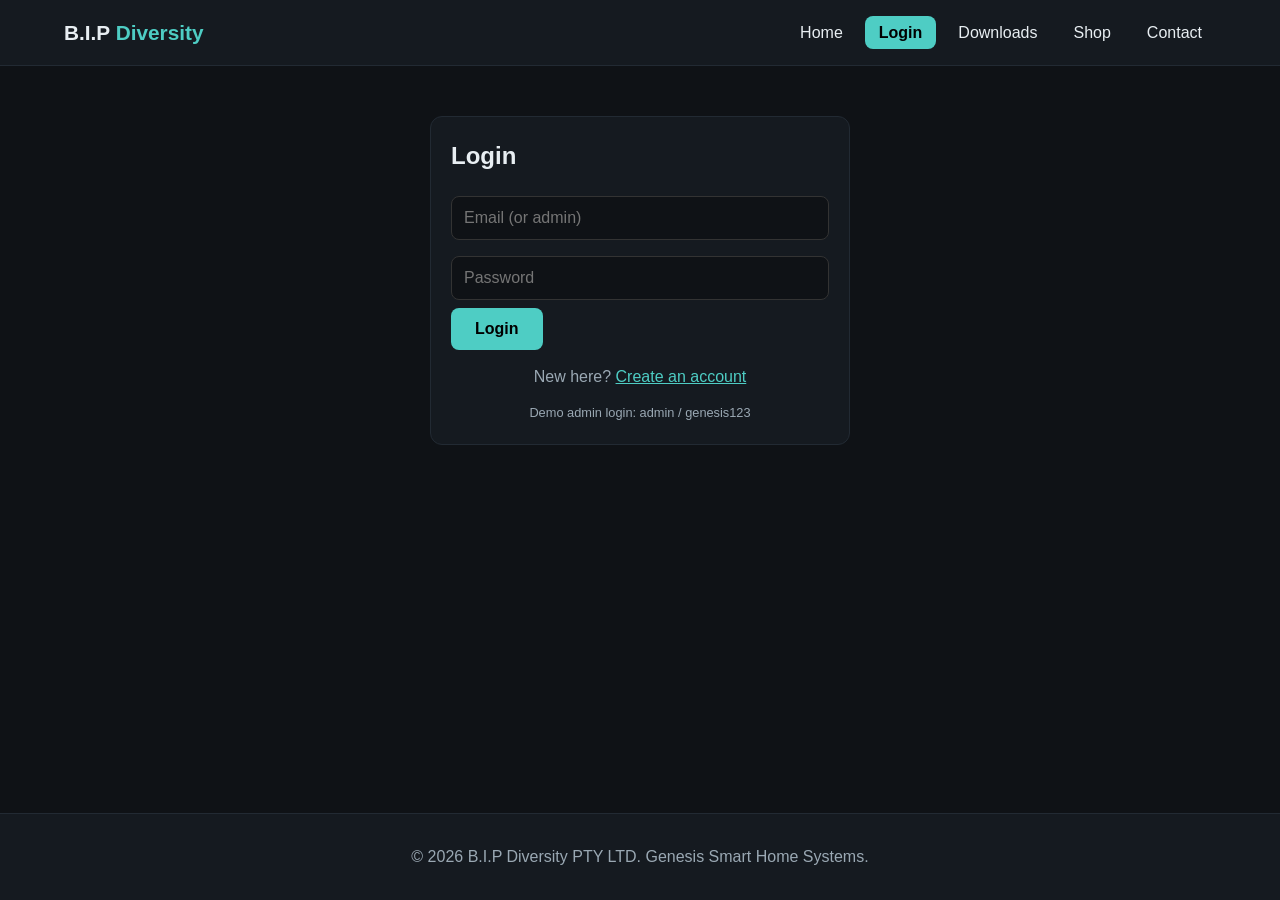
<file: login.html>
<!DOCTYPE html>
<html lang="en">
<head>
<meta charset="UTF-8">
<meta name="viewport" content="width=device-width, initial-scale=1.0">
<title>Login | B.I.P Diversity – Genesis</title>
<style>
:root{--bg:#0f1216;--panel:#151a20;--line:#222a33;--text:#e8eef2;--muted:#9aa8b3;--accent:#4ecdc4;--gold:#facc15}
*{margin:0;padding:0;box-sizing:border-box;font-family:"Segoe UI",Arial,sans-serif}
html{scroll-behavior:smooth}
body{background:var(--bg);color:var(--text);line-height:1.6;min-height:100vh;display:flex;flex-direction:column}
main{flex:1}
header{background:var(--panel);border-bottom:1px solid var(--line);position:sticky;top:0;z-index:10}
.nav{display:flex;justify-content:space-between;align-items:center;flex-wrap:wrap;gap:10px;padding:16px 5%}
.logo{font-weight:800;font-size:1.3rem;color:var(--text);text-decoration:none}
.logo span{color:var(--accent)}
.nav ul{display:flex;list-style:none;gap:8px;flex-wrap:wrap}
.nav a.link{color:var(--text);text-decoration:none;padding:8px 14px;border-radius:8px}
.nav a.link:hover{background:#1f2730}
.nav a.link.active{background:var(--accent);color:#000;font-weight:700}
.badge{background:var(--gold);color:#000;border-radius:99px;padding:0 7px;font-size:.75rem;margin-left:4px}
.hero{padding:80px 5%;text-align:center;background:radial-gradient(circle at top,#1a2a30,var(--bg))}
.hero h1{font-size:clamp(1.8rem,5vw,3rem);color:var(--accent)}
.hero p{color:var(--muted);margin-top:8px}
.hero-stats{display:flex;justify-content:center;gap:40px;margin:30px 0;flex-wrap:wrap}
.hero-stats strong{display:block;font-size:2rem}
.hero-stats span{color:var(--muted)}
section,.wrap{padding:50px 5%}
h2{margin-bottom:12px}
.grid{display:grid;grid-template-columns:repeat(auto-fit,minmax(240px,1fr));gap:20px;margin-top:16px}
.card{background:var(--panel);padding:20px;border-radius:12px;border:1px solid var(--line)}
.card h3{margin-bottom:6px}
.card p{color:var(--muted)}
.price{color:var(--gold);font-size:1.5rem;font-weight:700;margin:10px 0}
.btn,button{background:var(--accent);color:#000;border:none;padding:12px 24px;border-radius:8px;font-weight:700;cursor:pointer;text-decoration:none;display:inline-block;font-size:1rem}
.btn:hover,button:hover{filter:brightness(1.1)}
.btn.ghost{background:transparent;color:var(--accent);border:1px solid var(--accent)}
input,textarea{width:100%;padding:12px;margin:8px 0;background:var(--bg);border:1px solid #333;color:#fff;border-radius:8px;font-size:1rem}
input:focus,textarea:focus{outline:2px solid var(--accent)}
.narrow{max-width:420px;margin:0 auto}
.msg{margin-top:12px;padding:10px;border-radius:8px;display:none}
.msg.ok{display:block;background:#12332f;color:#7ff0e6}
.msg.err{display:block;background:#3a1a1a;color:#ff9b9b}
.row{display:flex;justify-content:space-between;align-items:center;gap:10px;padding:10px 0;border-bottom:1px solid var(--line)}
.row:last-child{border:none}
.row button{padding:6px 12px}
footer{text-align:center;padding:30px;background:var(--panel);border-top:1px solid var(--line);color:var(--muted)}

/* ===== v2 additions ===== */
a{color:var(--accent)}
.hero-grid{display:grid;grid-template-columns:1fr 1.1fr;gap:30px;align-items:center;padding:50px 5%;background:radial-gradient(circle at top left,#1a2a30,var(--bg))}
.hero-grid h1{font-size:clamp(1.8rem,4vw,2.8rem);color:var(--accent);line-height:1.15}
.hero-grid p{color:var(--muted);margin:12px 0}
.hero-grid .hero-stats{justify-content:flex-start;margin:20px 0;gap:28px}
.hero-img{width:100%;height:auto;border-radius:16px;border:1px solid var(--line);box-shadow:0 20px 50px #0008}
.tabs{display:flex;gap:8px;flex-wrap:wrap;padding:14px 5%;background:var(--panel);border-bottom:1px solid var(--line)}
.tab{background:#1c242d;color:var(--text);padding:10px 18px;border-radius:99px;text-decoration:none;border:1px solid var(--line);font-weight:600;font-size:.95rem;cursor:pointer}
.tab:hover{border-color:var(--accent)}
.tab.active{background:var(--accent);color:#000;border-color:var(--accent)}
.layout{display:grid;grid-template-columns:1fr 340px;gap:30px;padding:40px 5%;align-items:start}
.layout section{padding:0 0 30px}
.side .card{position:sticky;top:90px}
.news{list-style:none;margin:10px 0 16px}
.news li{padding:10px 0;border-bottom:1px solid var(--line);display:flex;flex-direction:column;gap:2px}
.news li:last-child{border:none}
.news a{color:var(--text);text-decoration:none;font-weight:600;line-height:1.35}
.news a:hover{color:var(--accent)}
small,.small{color:var(--muted);font-size:.8rem}
.lead{font-size:1.15rem;color:var(--muted);margin:8px 0 16px}
.topic{max-width:820px;margin:0 auto;padding:40px 5%}
.topic p{margin-bottom:14px}
.checks{list-style:none}
.checks li{padding:6px 0 6px 28px;position:relative}
.checks li::before{content:"✓";position:absolute;left:0;color:var(--accent);font-weight:700}
.alt{margin-top:14px;text-align:center}
.table-wrap{overflow-x:auto;margin-top:12px}
table{width:100%;border-collapse:collapse;min-width:560px}
th,td{padding:10px 12px;text-align:left;border-bottom:1px solid var(--line)}
th{color:var(--muted);font-size:.8rem;text-transform:uppercase}
.req{margin:16px 0 4px;color:var(--muted)}
button:disabled{opacity:.4;cursor:not-allowed}
.product img{width:100%;border-radius:10px;margin-bottom:10px;background:#111a22}
.chip{display:inline-block;font-size:.72rem;color:var(--accent);border:1px solid var(--accent);padding:1px 8px;border-radius:99px;margin-bottom:6px}
.product{display:flex;flex-direction:column}
.product p{flex:1;margin-bottom:6px}
.line{display:flex;align-items:center;gap:12px;padding:10px 0;border-bottom:1px solid var(--line);flex-wrap:wrap}
.line img{width:64px;height:48px;border-radius:6px;object-fit:cover}
.grow{flex:1;min-width:140px}
.amt{min-width:80px;text-align:right}
.qty{display:flex;align-items:center;gap:8px}
button.sm{padding:4px 10px;font-size:.95rem;border-radius:6px}
button.danger{background:#3a1a1a;color:#ff9b9b}
button.danger:hover{background:#5a2222}
.line.total{border-bottom:none}
.actions{margin-top:14px;display:flex;gap:10px;flex-wrap:wrap}
.co-grid{display:grid;grid-template-columns:1fr 360px;gap:24px;margin-top:16px;align-items:start}
.co-grid .card{margin-bottom:18px}
.co-grid h3{margin-bottom:10px}
.two{display:grid;grid-template-columns:1fr 1fr;gap:0 12px}
.pay-opt{display:flex;align-items:center;gap:12px;padding:14px;border:2px solid var(--line);border-radius:10px;cursor:pointer;margin-bottom:10px}
.pay-opt input{width:auto;margin:0}
.pay-opt.sel{border-color:var(--accent);background:#12262b}
.pay-opt b{font-size:1.05rem}
.pay-opt small{display:block}
.gp{background:#fff;color:#3c4043;font-weight:700;padding:2px 10px;border-radius:6px;font-size:.85rem}
.pf{background:#0a5bd3;color:#fff;font-weight:700;padding:2px 10px;border-radius:6px;font-size:.85rem}
dialog{margin:auto;background:var(--panel);color:var(--text);border:1px solid var(--accent);border-radius:14px;padding:24px;width:min(680px,94vw);max-height:90vh;overflow:auto}
dialog::backdrop{background:#000a}
.ckrow{display:flex;gap:10px;align-items:flex-start;padding:8px 0;cursor:pointer}
.ckrow input{width:auto;margin:5px 0 0}
.review-box{background:var(--bg);border:1px solid var(--line);border-radius:10px;padding:12px;margin:12px 0}
@media (max-width:860px){.hero-grid,.layout,.co-grid{grid-template-columns:1fr}.side .card{position:static}.two{grid-template-columns:1fr}}

/* ===== v3: responsive fixes ===== */
img{max-width:100%;height:auto}
.menu-btn{display:none;padding:8px 14px;font-size:1.2rem;background:#1c242d;color:var(--text);border:1px solid var(--line)}
.grid{grid-template-columns:repeat(auto-fit,minmax(min(100%,230px),1fr))}
.hero-stats strong{font-size:clamp(1.5rem,6vw,2rem)}
@media (max-width:860px){
  header{position:static}
  .nav{padding:12px 5%}
  .menu-btn{display:block}
  .nav ul{display:none;flex-direction:column;width:100%;gap:4px}
  .nav ul.open{display:flex}
  .nav a.link{display:block;padding:12px 14px}
  .hero-grid{padding:30px 5%}
  .tabs{overflow-x:auto;flex-wrap:nowrap;-webkit-overflow-scrolling:touch}
  .tab{white-space:nowrap}
  .layout{padding:30px 5%}
  .co-grid aside{position:static!important}
}
@media (max-width:640px){
  section,.wrap{padding:30px 5%}
  .grid{grid-template-columns:repeat(2,1fr);gap:12px}
  .card{padding:14px}
  .product h3{font-size:1rem}
  .btn,button{padding:12px 16px}
  .hero-grid .btn{flex:1;text-align:center}
  .line{gap:8px}
  .line img{width:52px;height:40px}
  .amt{min-width:0;margin-left:auto}
  table{min-width:0}
  thead{display:none}
  table,tbody,tr,td{display:block;width:100%}
  tr{border:1px solid var(--line);border-radius:10px;padding:8px 12px;margin-bottom:10px;background:var(--bg)}
  td{border:none;padding:4px 0;display:flex;justify-content:space-between;gap:12px}
  td[data-label]::before{content:attr(data-label);color:var(--muted);font-size:.8rem}
  td:last-child{padding-top:8px}
  td button{width:100%}
  dialog{padding:16px;width:96vw}
}
@media (max-width:400px){.grid{grid-template-columns:1fr}}

</style>
</head>
<body data-page="login.html">
<header id="site-header"></header>
<main>
<div class="wrap"><div class="card narrow" id="login-box"></div></div>
</main>
<footer id="site-footer"></footer>
<script>
window.IMAGES={"smart-plug": "[data-uri]", "smart-camera": "[data-uri]", "touch-panel": "[data-uri]", "sensor-3pack": "[data-uri]", "smart-lights": "[data-uri]", "saas-license": "[data-uri]", "smart-lock": "[data-uri]", "gateway-hub": "[data-uri]", "hero-smart-home": "[data-uri]", "thermostat": "[data-uri]", "starter-kit": "[data-uri]", "pro-kit": "[data-uri]", "power-pack": "[data-uri]"};
/* ===== Edit site content here ===== */
const COMPANY = {
  name: "B.I.P Diversity PTY LTD", email: "info@bipdiversity.co.za", tel: "+27 11 000 0000",
  devices: 500, vat: 0.15, shipFlat: 99, freeShipOver: 2000
};

/* Payment settings. Leave blank = demo mode (no real payment is taken). */
const PAYMENTS = {
  payfast: { merchantId: "", merchantKey: "", sandbox: true },   // fill in from your PayFast account
  googlePay: { merchantId: "", gatewayMerchantId: "" }          // fill in from Google Pay & Wallet Console
};

const TOPICS = [
  {file:"local-core.html", label:"Local Core"},
  {file:"secure-ict.html", label:"Secure ICT"},
  {file:"smart-integration.html", label:"Smart Integration"},
  {file:"security.html", label:"Security"},
  {file:"energy-saving.html", label:"Energy Saving"}
];

const PRODUCTS = [
  {id:"starter", name:"Genesis Starter Kit", cat:"Kits", desc:"Gateway hub + 3 sensors. Everything to start.", price:1499, img:"starter-kit"},
  {id:"pro", name:"Pro Data Centre Kit", cat:"Kits", desc:"50 sensors + edge server for rack monitoring.", price:24999, img:"pro-kit"},
  {id:"hub", name:"Genesis Gateway Hub", cat:"Control", desc:"Local core hub with Zigbee, Z-Wave and Matter.", price:1199, img:"gateway-hub"},
  {id:"panel", name:"Touch Control Panel 10\"", cat:"Control", desc:"Wall-mounted touch interface for the whole home.", price:3499, img:"touch-panel"},
  {id:"sensors", name:"Smart Sensor 3-Pack", cat:"Sensors", desc:"Temperature, motion and door sensors.", price:649, img:"sensor-3pack"},
  {id:"thermostat", name:"Smart Thermostat", cat:"Sensors", desc:"Local climate control with scheduling.", price:1099, img:"thermostat"},
  {id:"camera", name:"Smart Security Camera", cat:"Security", desc:"Indoor/outdoor camera with local recording.", price:1299, img:"smart-camera"},
  {id:"lock", name:"Smart Door Lock", cat:"Security", desc:"Keypad and app access, works offline.", price:2299, img:"smart-lock"},
  {id:"plug", name:"Smart Energy Plug", cat:"Energy", desc:"Switch appliances and track their power use.", price:279, img:"smart-plug"},
  {id:"lights", name:"Smart Light Bulbs (4)", cat:"Energy", desc:"Dimmable, tunable white bulbs.", price:899, img:"smart-lights"},
  {id:"power", name:"Genesis Power Pack", cat:"Energy", desc:"Battery backup to keep the hub and router on during load shedding.", price:5999, img:"power-pack"},
  {id:"saas", name:"SaaS License (monthly)", cat:"Software", desc:"Unlimited racks with local AI. Billed monthly.", price:499, img:"saas-license", digital:true}
];

/* Placeholder installers: swap `ext`/versions for your real builds. */
const OS_LIST = [
  {id:"mac", label:"macOS", req:"macOS 12 or later (Apple Silicon and Intel)", versions:[
    {v:"2.4.1", date:"2026-10-20", size:"84 MB", ext:"dmg", note:"Latest stable"},
    {v:"2.4.0", date:"2026-09-30", size:"83 MB", ext:"pkg", note:"Enterprise installer"},
    {v:"2.3.2", date:"2026-08-12", size:"80 MB", ext:"dmg", note:"Previous release"},
    {v:"2.2.0", date:"2026-05-04", size:"77 MB", ext:"dmg", note:"Legacy (macOS 11)"}]},
  {id:"windows", label:"Windows", req:"Windows 10 or 11 (64-bit)", versions:[
    {v:"2.4.1", date:"2026-10-20", size:"92 MB", ext:"exe", note:"Latest stable"},
    {v:"2.4.1", date:"2026-10-20", size:"95 MB", ext:"msi", note:"MSI for IT deployment"},
    {v:"2.3.2", date:"2026-08-12", size:"89 MB", ext:"exe", note:"Previous release"},
    {v:"2.2.0", date:"2026-05-04", size:"85 MB", ext:"exe", note:"Legacy"}]},
  {id:"linux", label:"Linux", req:"Ubuntu 22.04+, Debian 12+, Fedora 38+ (x86_64 / arm64)", versions:[
    {v:"2.4.1", date:"2026-10-20", size:"71 MB", ext:"deb", note:"Debian / Ubuntu"},
    {v:"2.4.1", date:"2026-10-20", size:"72 MB", ext:"rpm", note:"Fedora / RHEL"},
    {v:"2.4.1", date:"2026-10-20", size:"98 MB", ext:"AppImage", note:"Any distribution"},
    {v:"2.3.2", date:"2026-08-12", size:"69 MB", ext:"tar.gz", note:"Previous release"}]},
  {id:"android", label:"Android", req:"Android 9 or later", versions:[
    {v:"3.1.0", date:"2026-10-18", size:"48 MB", ext:"apk", note:"Latest stable"},
    {v:"3.0.2", date:"2026-09-02", size:"47 MB", ext:"apk", note:"Previous release"},
    {v:"2.9.5", date:"2026-06-21", size:"44 MB", ext:"apk", note:"Android 8 compatible"}]},
  {id:"ios", label:"iOS", req:"iOS 15 or later (iPhone and iPad)", versions:[
    {v:"3.1.0", date:"2026-10-18", size:"61 MB", ext:"ipa", note:"Latest (TestFlight build)"},
    {v:"3.0.2", date:"2026-09-02", size:"60 MB", ext:"ipa", note:"Previous release"},
    {v:"2.9.5", date:"2026-06-21", size:"57 MB", ext:"ipa", note:"iOS 14 compatible"}]},
  {id:"huawei", label:"Huawei", req:"HarmonyOS 3+ or EMUI 10+ (no Google services needed)", versions:[
    {v:"3.1.0", date:"2026-10-19", size:"52 MB", ext:"apk", note:"AppGallery build"},
    {v:"3.0.2", date:"2026-09-03", size:"51 MB", ext:"apk", note:"Previous release"},
    {v:"2.9.5", date:"2026-06-22", size:"49 MB", ext:"apk", note:"EMUI 10 compatible"}]}
];

/* Tech headlines, paraphrased. Dates are when reported. Update these regularly. */
const ARTICLES = [
  {date:"2026-10-26", when:"Week of Oct 26", tag:"Hardware", title:"Apple reportedly lines up touch-screen OLED MacBook Pros for an Oct. 28 launch event", src:"SiliconReport", url:"https://www.siliconreport.com/topic/hardware"},
  {date:"2026-10-15", tag:"Smart Home", title:"Apple's new approach to the smart home gets the weekly-podcast treatment", src:"TWiT Tech News Weekly", url:"https://twit.tv/episodes/news?page=13"},
  {date:"2026-10-08", tag:"Privacy", title:"US lawmakers take aim at Flock's surveillance cameras", src:"TWiT Tech News Weekly", url:"https://twit.tv/episodes/news?page=3"},
  {date:"2026-10-01", tag:"Software", title:"Windows 11 version 26H2 is now available", src:"TWiT Tech News Weekly", url:"https://twit.tv/episodes/news?page=13"},
  {date:"2026-10-02", when:"Oct 2026", tag:"Gadgets", title:"Amazon refreshes its whole Kindle family, including an aluminium model", src:"T3", url:"https://www.t3.com/au/news/archive/2026/10"},
  {date:"2026-10-19", when:"Week of Oct 19", tag:"Wearables", title:"Bee's Frontier AI wearable launches at $74.99", src:"SiliconReport", url:"https://www.siliconreport.com/topic/hardware"}
];

/* Pages about each topic */
const TOPIC_PAGES = {
  "local-core.html": {title:"Local Core", lead:"The brain of Genesis lives in your building, not in someone else's data centre.",
    body:["The Genesis Local Core is a small on-premises server that runs your automations, schedules, scenes and device communication. Because decisions are made locally, lights, locks and sensors respond instantly and keep working when the internet drops or the power flickers.",
          "During load shedding the Core can be paired with the Genesis Power Pack so the hub and your router stay online. Your rules continue to run and your data stays in the building."],
    points:["Runs offline with no cloud account required","Instant response because commands never leave your network","Automatic local backups and one-click restore","Remote access is optional and uses an encrypted tunnel","Works with the Genesis Gateway Hub and Touch Control Panel"],
    cta:{label:"Shop the Gateway Hub", href:"shop.html"}},
  "secure-ict.html": {title:"Secure ICT", lead:"Security is designed into the network, not added afterwards.",
    body:["Genesis separates smart devices from your personal computers using their own network segment, so a compromised gadget cannot reach your files. Traffic between devices and the Core is encrypted end to end.",
          "We do not harvest usage data. Logs stay on your server and you decide what is kept, shared or deleted. The same ICT backbone supports WiFi 6, structured cabling and fibre-ready installations."],
    points:["Encrypted device-to-core communication","Separate network for IoT devices","No advertising or analytics data sold or shared","Role-based access for family members and staff","Regular signed software updates"],
    cta:{label:"Download the software", href:"downloads.html"}},
  "smart-integration.html": {title:"Smart Integration", lead:"One control surface for every protocol and brand you already own.",
    body:["Genesis speaks Zigbee, Z-Wave and Matter, so lighting, sensors, locks and appliances from different manufacturers can sit in one system. You can build scenes such as 'Movie night' or 'Away' that coordinate everything at once.",
          "Control it from the wall-mounted touch panel, the mobile apps (Android, iOS and Huawei) or the desktop apps for Windows, macOS and Linux."],
    points:["Zigbee, Z-Wave and Matter supported","Scenes, schedules and conditional rules","Touch panel, mobile and desktop control","Open data export for your own dashboards","Add new devices without rewiring"],
    cta:{label:"Browse compatible devices", href:"shop.html"}},
  "security.html": {title:"Security", lead:"Protect your home or business with systems that keep watching even when the internet is down.",
    body:["Genesis integrates CCTV cameras, door sensors, smart locks, biometric access and intrusion detection. Recording and alerts are handled by the Local Core, so footage is stored on your own hardware.",
          "Rules can combine devices: if a door opens while the system is armed, lights switch on, cameras start recording and you are notified."],
    points:["Local video recording, no subscription needed","Smart locks with keypad and app access","Door, window and motion sensors","Instant alerts to phones and the touch panel","Activity history for audits"],
    cta:{label:"Shop security devices", href:"shop.html"}},
  "energy-saving.html": {title:"Energy Saving", lead:"See where your power goes and cut waste automatically.",
    body:["Smart plugs and meters show usage per appliance. Genesis can shift heavy loads away from peak times, switch off standby devices and respond to load-shedding schedules automatically.",
          "If you have solar or battery storage, the system can prioritise essential circuits and report how much power you generate and use."],
    points:["Per-appliance power monitoring","Automatic load shedding responses","Solar and battery integration","Heating and cooling schedules","Monthly usage reports"],
    cta:{label:"Shop energy products", href:"shop.html"}}
};

const $ = (s, r=document) => r.querySelector(s);
const $$ = (s, r=document) => [...r.querySelectorAll(s)];
const money = n => "R" + Math.round(n).toLocaleString("en-ZA");
const imgSrc = n => (window.IMAGES && window.IMAGES[n]) || `images/${n}.svg`;
const esc = s => String(s).replace(/[&<>"']/g, c => ({"&":"&amp;","<":"&lt;",">":"&gt;",'"':"&quot;","'":"&#39;"}[c]));
const store = {
  get(k, d){ try{ const v = localStorage.getItem(k); return v===null ? d : JSON.parse(v); }catch{ return d; } },
  set(k, v){ try{ localStorage.setItem(k, JSON.stringify(v)); }catch{} }
};
const currentUser = () => store.get("session", null);
/* Demo-only hash (NOT secure). Real sign-up needs a server that hashes passwords properly. */
const hashPw = s => { let h = 5381; for(const c of s) h = ((h<<5)+h+c.charCodeAt(0))|0; return "d" + h; };

/* ---------- Cart ---------- */
const getCart = () => store.get("cart", []);
const cartCount = () => getCart().reduce((n,i)=>n+i.qty,0);
function cartLines(){ return getCart().map(i => ({p:PRODUCTS.find(x=>x.id===i.id), qty:i.qty})).filter(l=>l.p); }
function addToCart(id){ const c=getCart(), it=c.find(i=>i.id===id); it ? it.qty++ : c.push({id,qty:1}); store.set("cart",c); onCartChange(); }
function setQty(id,q){ let c=getCart(); if(q<=0) c=c.filter(i=>i.id!==id); else c.find(i=>i.id===id).qty=q; store.set("cart",c); onCartChange(); }
function removeItem(id){ store.set("cart", getCart().filter(i=>i.id!==id)); onCartChange(); }
function clearCart(){ store.set("cart", []); onCartChange(); }
function totals(){
  const lines = cartLines();
  const sub = lines.reduce((n,l)=>n+l.p.price*l.qty,0);
  const physical = lines.some(l=>!l.p.digital);
  const ship = !physical || sub===0 || sub>=COMPANY.freeShipOver ? 0 : COMPANY.shipFlat;
  const total = sub + ship;
  return {sub, ship, total, vat: total*COMPANY.vat/(1+COMPANY.vat), physical, lines};
}
function onCartChange(){ renderLayout(); if(PAGE_RENDER.cart) PAGE_RENDER.cart(); }
const PAGE_RENDER = {};

/* ---------- Layout ---------- */
const NAV = [["index.html","Home"],["login.html","Login"],["downloads.html","Downloads"],["shop.html","Shop"],["contact.html","Contact"]];
function renderLayout(){
  const cur = document.body.dataset.page;
  const user = currentUser(), n = cartCount();
  $("#site-header").innerHTML = `<div class="nav"><a class="logo" href="index.html">B.I.P <span>Diversity</span></a><button class="menu-btn" id="menu-btn" aria-label="Menu" aria-expanded="false">☰</button><ul id="menu">` +
    NAV.map(([h,l]) => {
      if(h==="login.html" && user) l = "Account";
      const on = h===cur || (h==="login.html" && cur==="signup.html") || (h==="shop.html" && cur==="checkout.html");
      const badge = h==="shop.html" && n ? `<span class="badge">${n}</span>` : "";
      return `<li><a class="link ${on?"active":""}" href="${h}">${l}${badge}</a></li>`;
    }).join("") + `</ul></div>`;
  const mb = $("#menu-btn");
  mb.onclick = () => { const o = $("#menu").classList.toggle("open"); mb.setAttribute("aria-expanded", o); mb.textContent = o ? "✕" : "☰"; };
  $("#site-footer").innerHTML = `© 2026 ${COMPANY.name}. Genesis Smart Home Systems.`;
  const tabs = $("#topic-tabs");
  if(tabs) tabs.innerHTML = TOPICS.map(t=>`<a class="tab ${t.file===cur?"active":""}" href="${t.file}">${t.label}</a>`).join("");
}
function note(el, text, ok=true){ el.className = "msg " + (ok?"ok":"err"); el.textContent = text; }

/* ---------- Newsletter ---------- */
function bindNewsletter(){
  const f = $("#news-form"); if(!f) return;
  f.addEventListener("submit", e => {
    e.preventDefault();
    const subs = store.get("subscribers", []), email = $("#news-email").value.trim().toLowerCase();
    if(!subs.includes(email)) subs.push(email);
    store.set("subscribers", subs); f.reset();
    note($("#news-result"), "You're subscribed. Thanks!");
  });
}

/* ---------- Pages ---------- */
function initHome(){
  $("#stat-devices").textContent = COMPANY.devices;
  $("#news-list").innerHTML = ARTICLES.map(a=>`<li><small>${esc(a.tag)} · ${esc(a.when||new Date(a.date).toLocaleDateString("en-ZA",{day:"numeric",month:"short",year:"numeric"}))}</small><a href="${a.url}" target="_blank" rel="noopener">${esc(a.title)}</a><small>${esc(a.src)}</small></li>`).join("");
  bindNewsletter();
}

function initTopic(){
  const t = TOPIC_PAGES[document.body.dataset.page]; if(!t) return;
  $("#topic-body").innerHTML = `<h1>${t.title}</h1><p class="lead">${t.lead}</p>` + t.body.map(p=>`<p>${p}</p>`).join("") +
    `<h3 style="margin-top:20px">Key features</h3><ul class="checks">${t.points.map(p=>`<li>${p}</li>`).join("")}</ul>` +
    `<p style="margin-top:24px"><a class="btn" href="${t.cta.href}">${t.cta.label}</a> <a class="btn ghost" href="contact.html">Talk to us</a></p>`;
}

function initLogin(){
  const box = $("#login-box");
  (function draw(){
    const user = currentUser();
    if(user){
      box.innerHTML = `<h2>Welcome, ${esc(user.name)}</h2><p>You are signed in as ${esc(user.email)}.</p><br><a class="btn" href="downloads.html">Go to Downloads</a> <button id="out" class="btn ghost">Log out</button>`;
      $("#out").onclick = () => { store.set("session", null); renderLayout(); draw(); };
      return;
    }
    box.innerHTML = `<h2>Login</h2><input id="u" placeholder="Email (or admin)" autocomplete="username"><input id="p" type="password" placeholder="Password" autocomplete="current-password"><button id="go">Login</button><div id="m" class="msg"></div><p class="alt">New here? <a href="signup.html">Create an account</a></p><p class="alt small">Demo admin login: admin / genesis123</p>`;
    const submit = () => {
      const u = $("#u").value.trim().toLowerCase(), p = $("#p").value;
      if(u==="admin" && p==="genesis123"){ store.set("session",{name:"Admin",email:"admin"}); renderLayout(); return draw(); }
      const acct = store.get("users", []).find(x=>x.email===u && x.pw===hashPw(p));
      if(acct){ store.set("session",{name:acct.name,email:acct.email}); renderLayout(); draw(); }
      else note($("#m"), "Incorrect email or password.", false);
    };
    $("#go").onclick = submit;
    $("#p").addEventListener("keydown", e => { if(e.key==="Enter") submit(); });
  })();
}

function initSignup(){
  $("#signup-form").addEventListener("submit", e => {
    e.preventDefault();
    const m = $("#s-msg"), name=$("#s-name").value.trim(), email=$("#s-email").value.trim().toLowerCase(),
          phone=$("#s-phone").value.trim(), pw=$("#s-pass").value, pw2=$("#s-pass2").value;
    const users = store.get("users", []);
    if(pw.length < 8) return note(m, "Password must be at least 8 characters.", false);
    if(pw !== pw2) return note(m, "Passwords do not match.", false);
    if(!$("#s-terms").checked) return note(m, "Please accept the terms to continue.", false);
    if(users.some(u=>u.email===email) || email==="admin") return note(m, "An account with that email already exists. Try logging in.", false);
    users.push({name, email, phone, pw:hashPw(pw), created:new Date().toISOString(), newsletter:$("#s-news").checked});
    store.set("users", users);
    store.set("session", {name, email});
    if($("#s-news").checked){ const s=store.get("subscribers",[]); if(!s.includes(email)){ s.push(email); store.set("subscribers",s);} }
    renderLayout(); note(m, "Account created! Redirecting to downloads…");
    setTimeout(()=>location.href="downloads.html", 1200);
  });
}

function initDownloads(){
  const user = currentUser(), box = $("#dl-body");
  $("#dl-tabs").innerHTML = OS_LIST.map((o,i)=>`<button class="tab ${i===0?"active":""}" data-os="${o.id}">${o.label}</button>`).join("");
  function show(id){
    const o = OS_LIST.find(x=>x.id===id);
    $$("#dl-tabs .tab").forEach(b=>b.classList.toggle("active", b.dataset.os===id));
    box.innerHTML = `<p class="req"><b>${o.label}</b> · ${o.req}</p><div class="table-wrap"><table><thead><tr><th>Version</th><th>Released</th><th>Type</th><th>Size</th><th>Notes</th><th></th></tr></thead><tbody>` +
      o.versions.map((v,i)=>`<tr><td data-label="Version"><b>${v.v}</b></td><td data-label="Released">${v.date}</td><td data-label="Type">.${v.ext}</td><td data-label="Size">${v.size}</td><td data-label="Notes">${v.note}</td><td><button data-i="${i}" ${user?"":"disabled"}>Download</button></td></tr>`).join("") + `</tbody></table></div>`;
    $$("button[data-i]", box).forEach(b => b.onclick = () => {
      const v = o.versions[b.dataset.i], name = `genesis-${o.id}-${v.v}.${v.ext}.txt`;
      const text = `Genesis ${o.label} ${v.v}\nThis is a placeholder file. Replace it with the real .${v.ext} installer.\n`;
      const a = document.createElement("a");
      a.href = URL.createObjectURL(new Blob([text],{type:"text/plain"})); a.download = name; a.click(); URL.revokeObjectURL(a.href);
    });
  }
  if(!user) $("#dl-lock").innerHTML = `<div class="msg err" style="display:block">Please <a href="login.html">log in</a> or <a href="signup.html">create an account</a> to download.</div>`;
  $("#dl-tabs").addEventListener("click", e => { const b=e.target.closest("[data-os]"); if(b) show(b.dataset.os); });
  show(OS_LIST[0].id);
}

function lineRow(l, opts={}){
  return `<div class="line"><img src="${imgSrc(l.p.img)}" alt="${esc(l.p.name)}"><div class="grow"><b>${esc(l.p.name)}</b><br><small>${money(l.p.price)}${l.p.digital?" /mo":""} each</small></div>` +
    `<div class="qty"><button class="sm" data-q="${l.p.id}" data-d="-1" aria-label="Decrease">−</button><span>${l.qty}</span><button class="sm" data-q="${l.p.id}" data-d="1" aria-label="Increase">+</button></div>` +
    `<b class="amt">${money(l.p.price*l.qty)}</b><button class="sm danger" data-rm="${l.p.id}" title="Remove this item" aria-label="Remove ${esc(l.p.name)}">✕</button></div>`;
}
function bindLineButtons(root){
  $$("[data-q]", root).forEach(b => b.onclick = () => { const l=getCart().find(i=>i.id===b.dataset.q); setQty(b.dataset.q, l.qty + Number(b.dataset.d)); });
  $$("[data-rm]", root).forEach(b => b.onclick = () => removeItem(b.dataset.rm));
}

function initShop(){
  const cats = ["All", ...new Set(PRODUCTS.map(p=>p.cat))]; let cat = "All";
  $("#cat-tabs").innerHTML = cats.map(c=>`<button class="tab ${c===cat?"active":""}" data-c="${c}">${c}</button>`).join("");
  function grid(){
    $("#products").innerHTML = PRODUCTS.filter(p=>cat==="All"||p.cat===cat).map(p=>`<div class="card product"><img src="${imgSrc(p.img)}" alt="${esc(p.name)}"><span class="chip">${p.cat}</span><h3>${esc(p.name)}</h3><p>${esc(p.desc)}</p><div class="price">${money(p.price)}${p.digital?" <small>/mo</small>":""}</div><button data-add="${p.id}">Add to cart</button></div>`).join("");
    $$("[data-add]").forEach(b => b.onclick = () => { addToCart(b.dataset.add); b.textContent="Added ✓"; setTimeout(()=>b.textContent="Add to cart",900); });
  }
  $("#cat-tabs").addEventListener("click", e => { const b=e.target.closest("[data-c]"); if(!b) return; cat=b.dataset.c; $$("#cat-tabs .tab").forEach(t=>t.classList.toggle("active",t===b)); grid(); });
  PAGE_RENDER.cart = () => {
    const t = totals(), box = $("#cart");
    if(!t.lines.length){ box.innerHTML = "<p>Your cart is empty. Add something above.</p>"; return; }
    box.innerHTML = t.lines.map(lineRow).join("") +
      `<div class="line total"><span class="grow">Subtotal</span><b>${money(t.sub)}</b></div>` +
      `<p class="actions"><a class="btn" href="checkout.html">Go to checkout</a> <button class="btn ghost" id="clear">Remove all items</button></p>`;
    bindLineButtons(box);
    $("#clear").onclick = () => { if(confirm("Remove every item from your cart?")) clearCart(); };
  };
  grid(); PAGE_RENDER.cart();
}

function initCheckout(){
  const done = $("#co-done"), main = $("#co-main"), dlg = $("#review");
  let method = "";
  const saved = store.get("delivery", {});
  ["c-name","c-email","c-phone","c-addr","c-city","c-code"].forEach(id => { if(saved[id]) $("#"+id).value = saved[id]; });
  function delivery(){ const d={}; ["c-name","c-email","c-phone","c-addr","c-city","c-code"].forEach(id=>d[id]=$("#"+id).value.trim()); return d; }

  function render(){
    const t = totals();
    if(!t.lines.length && !done.hidden) return;
    $("#co-empty").hidden = t.lines.length>0; main.hidden = t.lines.length===0;
    if(!t.lines.length){ if(dlg.open) dlg.close(); return; }
    const items = t.lines.map(lineRow).join("");
    $("#co-items").innerHTML = items;
    $("#addr-fields").hidden = !t.physical; $$("#addr-fields input").forEach(i=>i.required = t.physical);
    const sum = `<div class="line total"><span class="grow">Subtotal</span><b>${money(t.sub)}</b></div><div class="line"><span class="grow">Delivery</span><b>${t.physical ? (t.ship?money(t.ship):"Free") : "Digital, none"}</b></div><div class="line total"><span class="grow">Total (incl. VAT)</span><b class="price" style="margin:0">${money(t.total)}</b></div><small>Includes ${money(t.vat)} VAT at 15%. Prices in ZAR.</small>`;
    $("#co-sum").innerHTML = sum; $("#rv-items").innerHTML = items; $("#rv-sum").innerHTML = sum;
    bindLineButtons($("#co-items")); bindLineButtons($("#rv-items"));
    $("#rv-ship").innerHTML = t.physical ? (()=>{const d=delivery(); return `<b>Deliver to:</b> ${esc(d["c-name"])}, ${esc(d["c-addr"])}, ${esc(d["c-city"])} ${esc(d["c-code"])}<br>${esc(d["c-email"])} · ${esc(d["c-phone"])}`;})() : "<b>Digital order:</b> licence details will be emailed to " + esc(delivery()["c-email"]);
    $("#rv-pay").innerHTML = `<b>Payment:</b> ${method==="gpay"?"Google Pay":method==="payfast"?"PayFast":"—"}`;
    updateConfirm();
  }
  PAGE_RENDER.cart = render;

  function updateConfirm(){ $("#confirm").disabled = !($$(".ck").every(c=>c.checked)) || !getCart().length; }
  $$(".ck").forEach(c => c.onchange = updateConfirm);
  $$("input[name=pay]").forEach(r => r.onchange = () => { method = r.value; $$(".pay-opt").forEach(l=>l.classList.toggle("sel", l.contains(r) && r.checked)); });
  $("#clear-all").onclick = () => { if(confirm("Remove every item from your cart?")) clearCart(); };

  $("#to-review").onclick = () => {
    const err = $("#co-err"), t = totals(), d = delivery();
    const form = $("#delivery");
    if(!form.reportValidity()) return;
    if(!method) return note(err, "Please choose Google Pay or PayFast.", false);
    err.className="msg"; store.set("delivery", d);
    $$(".ck").forEach(c=>c.checked=false);
    render(); $("#confirm").textContent = "Confirm and pay with " + (method==="gpay"?"Google Pay":"PayFast"); dlg.showModal();
  };
  $("#back").onclick = () => dlg.close();

  $("#confirm").onclick = () => {
    const t = totals(), order = {id:"GEN-"+Date.now().toString(36).toUpperCase(), items:t.lines.map(l=>({id:l.p.id,qty:l.qty})), total:t.total, method, delivery:delivery(), time:new Date().toISOString()};
    if(method==="payfast" && PAYMENTS.payfast.merchantId && PAYMENTS.payfast.merchantKey) return payfastRedirect(order, t);
    /* Demo mode (and Google Pay): no real charge. See PAYMENTS in data.js and the README for going live. */
    $("#confirm").disabled = true; $("#confirm").textContent = "Processing…";
    setTimeout(() => finish(order), 900);
  };
  function finish(order){
    const orders = store.get("orders", []); orders.push(order); store.set("orders", orders);
    clearCart(); dlg.close(); main.hidden = true; $("#co-empty").hidden = true; done.hidden = false;
    $("#co-done-msg").textContent = `Order ${order.id} for ${money(order.total)} was recorded (${order.method==="gpay"?"Google Pay":"PayFast"} demo, no payment taken).`;
  }
  function payfastRedirect(order, t){
    const f = document.createElement("form"); f.method="post";
    f.action = PAYMENTS.payfast.sandbox ? "https://sandbox.payfast.co.za/eng/process" : "https://www.payfast.co.za/eng/process";
    const base = location.href.replace(/[^/]*$/, "");
    Object.entries({merchant_id:PAYMENTS.payfast.merchantId, merchant_key:PAYMENTS.payfast.merchantKey,
      return_url:base+"checkout.html", cancel_url:base+"checkout.html", name_first:order.delivery["c-name"],
      email_address:order.delivery["c-email"], m_payment_id:order.id, amount:t.total.toFixed(2), item_name:"Genesis order "+order.id}
    ).forEach(([k,v]) => { const i=document.createElement("input"); i.type="hidden"; i.name=k; i.value=v; f.appendChild(i); });
    document.body.appendChild(f); store.set("pending", order); f.submit();
  }
  render();
}

function initContact(){
  $("#c-email").textContent = COMPANY.email; $("#c-tel").textContent = COMPANY.tel;
  $("#contact-form").addEventListener("submit", e => {
    e.preventDefault();
    const leads = store.get("leads", []);
    leads.push({name:$("#name").value, email:$("#email").value, msg:$("#msg").value, time:new Date().toISOString()});
    store.set("leads", leads); e.target.reset();
    note($("#form-result"), "Thanks! Your message was saved. We'll be in touch.");
  });
}

const INIT = {"index.html":initHome, "login.html":initLogin, "signup.html":initSignup, "downloads.html":initDownloads, "shop.html":initShop, "checkout.html":initCheckout, "contact.html":initContact};
document.addEventListener("DOMContentLoaded", () => {
  renderLayout();
  const page = document.body.dataset.page;
  (INIT[page] || (TOPIC_PAGES[page] ? initTopic : ()=>{}))();
});

</script>
</body>
</html>
</file>
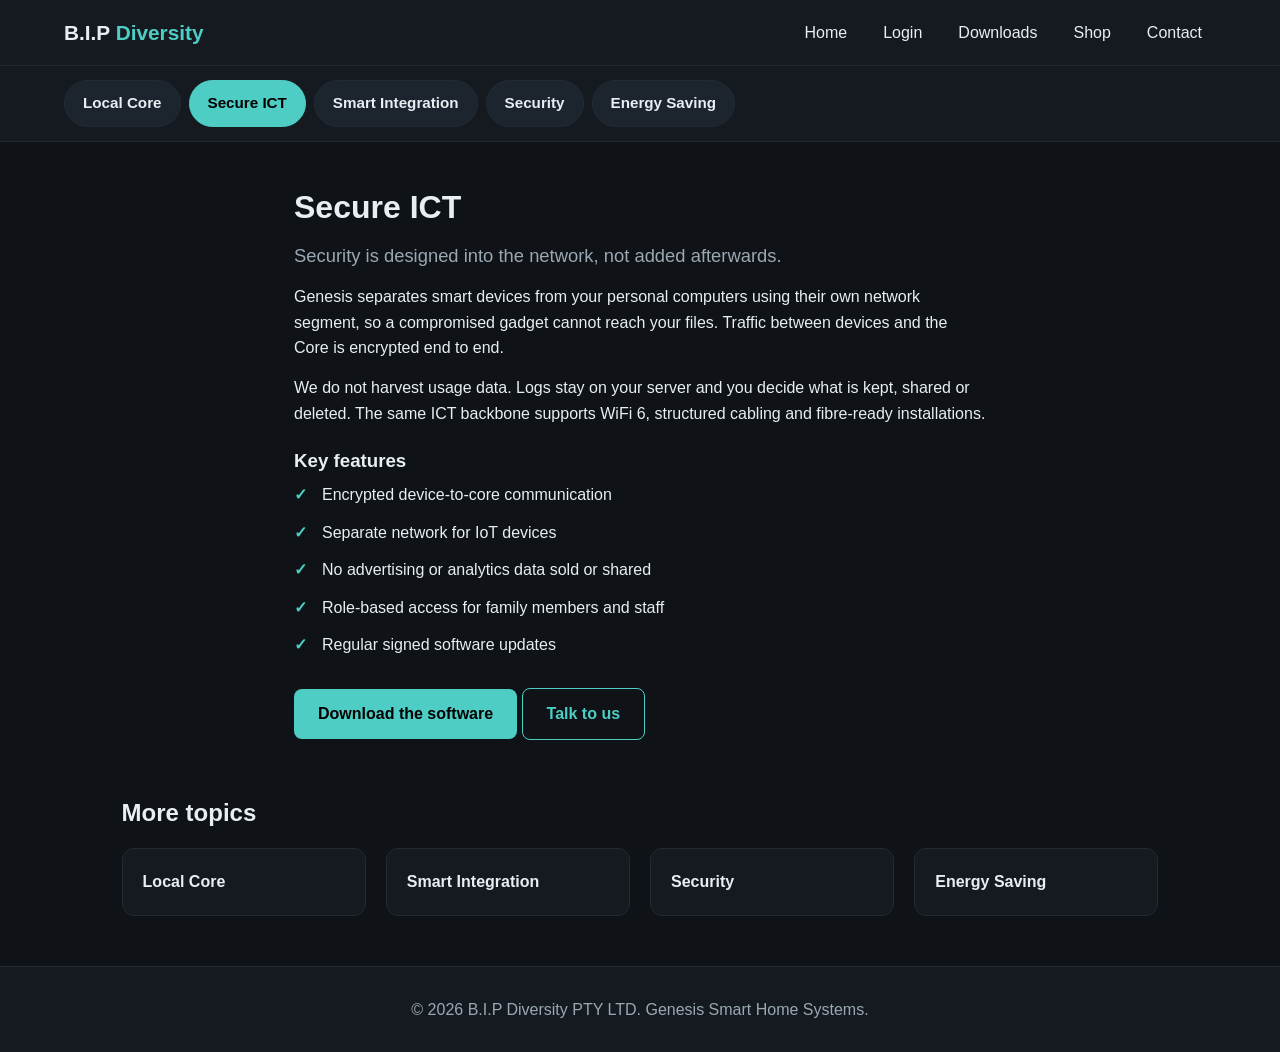
<file: secure-ict.html>
<!DOCTYPE html>
<html lang="en">
<head>
<meta charset="UTF-8">
<meta name="viewport" content="width=device-width, initial-scale=1.0">
<title>Secure ICT | B.I.P Diversity – Genesis</title>
<style>
:root{--bg:#0f1216;--panel:#151a20;--line:#222a33;--text:#e8eef2;--muted:#9aa8b3;--accent:#4ecdc4;--gold:#facc15}
*{margin:0;padding:0;box-sizing:border-box;font-family:"Segoe UI",Arial,sans-serif}
html{scroll-behavior:smooth}
body{background:var(--bg);color:var(--text);line-height:1.6;min-height:100vh;display:flex;flex-direction:column}
main{flex:1}
header{background:var(--panel);border-bottom:1px solid var(--line);position:sticky;top:0;z-index:10}
.nav{display:flex;justify-content:space-between;align-items:center;flex-wrap:wrap;gap:10px;padding:16px 5%}
.logo{font-weight:800;font-size:1.3rem;color:var(--text);text-decoration:none}
.logo span{color:var(--accent)}
.nav ul{display:flex;list-style:none;gap:8px;flex-wrap:wrap}
.nav a.link{color:var(--text);text-decoration:none;padding:8px 14px;border-radius:8px}
.nav a.link:hover{background:#1f2730}
.nav a.link.active{background:var(--accent);color:#000;font-weight:700}
.badge{background:var(--gold);color:#000;border-radius:99px;padding:0 7px;font-size:.75rem;margin-left:4px}
.hero{padding:80px 5%;text-align:center;background:radial-gradient(circle at top,#1a2a30,var(--bg))}
.hero h1{font-size:clamp(1.8rem,5vw,3rem);color:var(--accent)}
.hero p{color:var(--muted);margin-top:8px}
.hero-stats{display:flex;justify-content:center;gap:40px;margin:30px 0;flex-wrap:wrap}
.hero-stats strong{display:block;font-size:2rem}
.hero-stats span{color:var(--muted)}
section,.wrap{padding:50px 5%}
h2{margin-bottom:12px}
.grid{display:grid;grid-template-columns:repeat(auto-fit,minmax(240px,1fr));gap:20px;margin-top:16px}
.card{background:var(--panel);padding:20px;border-radius:12px;border:1px solid var(--line)}
.card h3{margin-bottom:6px}
.card p{color:var(--muted)}
.price{color:var(--gold);font-size:1.5rem;font-weight:700;margin:10px 0}
.btn,button{background:var(--accent);color:#000;border:none;padding:12px 24px;border-radius:8px;font-weight:700;cursor:pointer;text-decoration:none;display:inline-block;font-size:1rem}
.btn:hover,button:hover{filter:brightness(1.1)}
.btn.ghost{background:transparent;color:var(--accent);border:1px solid var(--accent)}
input,textarea{width:100%;padding:12px;margin:8px 0;background:var(--bg);border:1px solid #333;color:#fff;border-radius:8px;font-size:1rem}
input:focus,textarea:focus{outline:2px solid var(--accent)}
.narrow{max-width:420px;margin:0 auto}
.msg{margin-top:12px;padding:10px;border-radius:8px;display:none}
.msg.ok{display:block;background:#12332f;color:#7ff0e6}
.msg.err{display:block;background:#3a1a1a;color:#ff9b9b}
.row{display:flex;justify-content:space-between;align-items:center;gap:10px;padding:10px 0;border-bottom:1px solid var(--line)}
.row:last-child{border:none}
.row button{padding:6px 12px}
footer{text-align:center;padding:30px;background:var(--panel);border-top:1px solid var(--line);color:var(--muted)}

/* ===== v2 additions ===== */
a{color:var(--accent)}
.hero-grid{display:grid;grid-template-columns:1fr 1.1fr;gap:30px;align-items:center;padding:50px 5%;background:radial-gradient(circle at top left,#1a2a30,var(--bg))}
.hero-grid h1{font-size:clamp(1.8rem,4vw,2.8rem);color:var(--accent);line-height:1.15}
.hero-grid p{color:var(--muted);margin:12px 0}
.hero-grid .hero-stats{justify-content:flex-start;margin:20px 0;gap:28px}
.hero-img{width:100%;height:auto;border-radius:16px;border:1px solid var(--line);box-shadow:0 20px 50px #0008}
.tabs{display:flex;gap:8px;flex-wrap:wrap;padding:14px 5%;background:var(--panel);border-bottom:1px solid var(--line)}
.tab{background:#1c242d;color:var(--text);padding:10px 18px;border-radius:99px;text-decoration:none;border:1px solid var(--line);font-weight:600;font-size:.95rem;cursor:pointer}
.tab:hover{border-color:var(--accent)}
.tab.active{background:var(--accent);color:#000;border-color:var(--accent)}
.layout{display:grid;grid-template-columns:1fr 340px;gap:30px;padding:40px 5%;align-items:start}
.layout section{padding:0 0 30px}
.side .card{position:sticky;top:90px}
.news{list-style:none;margin:10px 0 16px}
.news li{padding:10px 0;border-bottom:1px solid var(--line);display:flex;flex-direction:column;gap:2px}
.news li:last-child{border:none}
.news a{color:var(--text);text-decoration:none;font-weight:600;line-height:1.35}
.news a:hover{color:var(--accent)}
small,.small{color:var(--muted);font-size:.8rem}
.lead{font-size:1.15rem;color:var(--muted);margin:8px 0 16px}
.topic{max-width:820px;margin:0 auto;padding:40px 5%}
.topic p{margin-bottom:14px}
.checks{list-style:none}
.checks li{padding:6px 0 6px 28px;position:relative}
.checks li::before{content:"✓";position:absolute;left:0;color:var(--accent);font-weight:700}
.alt{margin-top:14px;text-align:center}
.table-wrap{overflow-x:auto;margin-top:12px}
table{width:100%;border-collapse:collapse;min-width:560px}
th,td{padding:10px 12px;text-align:left;border-bottom:1px solid var(--line)}
th{color:var(--muted);font-size:.8rem;text-transform:uppercase}
.req{margin:16px 0 4px;color:var(--muted)}
button:disabled{opacity:.4;cursor:not-allowed}
.product img{width:100%;border-radius:10px;margin-bottom:10px;background:#111a22}
.chip{display:inline-block;font-size:.72rem;color:var(--accent);border:1px solid var(--accent);padding:1px 8px;border-radius:99px;margin-bottom:6px}
.product{display:flex;flex-direction:column}
.product p{flex:1;margin-bottom:6px}
.line{display:flex;align-items:center;gap:12px;padding:10px 0;border-bottom:1px solid var(--line);flex-wrap:wrap}
.line img{width:64px;height:48px;border-radius:6px;object-fit:cover}
.grow{flex:1;min-width:140px}
.amt{min-width:80px;text-align:right}
.qty{display:flex;align-items:center;gap:8px}
button.sm{padding:4px 10px;font-size:.95rem;border-radius:6px}
button.danger{background:#3a1a1a;color:#ff9b9b}
button.danger:hover{background:#5a2222}
.line.total{border-bottom:none}
.actions{margin-top:14px;display:flex;gap:10px;flex-wrap:wrap}
.co-grid{display:grid;grid-template-columns:1fr 360px;gap:24px;margin-top:16px;align-items:start}
.co-grid .card{margin-bottom:18px}
.co-grid h3{margin-bottom:10px}
.two{display:grid;grid-template-columns:1fr 1fr;gap:0 12px}
.pay-opt{display:flex;align-items:center;gap:12px;padding:14px;border:2px solid var(--line);border-radius:10px;cursor:pointer;margin-bottom:10px}
.pay-opt input{width:auto;margin:0}
.pay-opt.sel{border-color:var(--accent);background:#12262b}
.pay-opt b{font-size:1.05rem}
.pay-opt small{display:block}
.gp{background:#fff;color:#3c4043;font-weight:700;padding:2px 10px;border-radius:6px;font-size:.85rem}
.pf{background:#0a5bd3;color:#fff;font-weight:700;padding:2px 10px;border-radius:6px;font-size:.85rem}
dialog{margin:auto;background:var(--panel);color:var(--text);border:1px solid var(--accent);border-radius:14px;padding:24px;width:min(680px,94vw);max-height:90vh;overflow:auto}
dialog::backdrop{background:#000a}
.ckrow{display:flex;gap:10px;align-items:flex-start;padding:8px 0;cursor:pointer}
.ckrow input{width:auto;margin:5px 0 0}
.review-box{background:var(--bg);border:1px solid var(--line);border-radius:10px;padding:12px;margin:12px 0}
@media (max-width:860px){.hero-grid,.layout,.co-grid{grid-template-columns:1fr}.side .card{position:static}.two{grid-template-columns:1fr}}

/* ===== v3: responsive fixes ===== */
img{max-width:100%;height:auto}
.menu-btn{display:none;padding:8px 14px;font-size:1.2rem;background:#1c242d;color:var(--text);border:1px solid var(--line)}
.grid{grid-template-columns:repeat(auto-fit,minmax(min(100%,230px),1fr))}
.hero-stats strong{font-size:clamp(1.5rem,6vw,2rem)}
@media (max-width:860px){
  header{position:static}
  .nav{padding:12px 5%}
  .menu-btn{display:block}
  .nav ul{display:none;flex-direction:column;width:100%;gap:4px}
  .nav ul.open{display:flex}
  .nav a.link{display:block;padding:12px 14px}
  .hero-grid{padding:30px 5%}
  .tabs{overflow-x:auto;flex-wrap:nowrap;-webkit-overflow-scrolling:touch}
  .tab{white-space:nowrap}
  .layout{padding:30px 5%}
  .co-grid aside{position:static!important}
}
@media (max-width:640px){
  section,.wrap{padding:30px 5%}
  .grid{grid-template-columns:repeat(2,1fr);gap:12px}
  .card{padding:14px}
  .product h3{font-size:1rem}
  .btn,button{padding:12px 16px}
  .hero-grid .btn{flex:1;text-align:center}
  .line{gap:8px}
  .line img{width:52px;height:40px}
  .amt{min-width:0;margin-left:auto}
  table{min-width:0}
  thead{display:none}
  table,tbody,tr,td{display:block;width:100%}
  tr{border:1px solid var(--line);border-radius:10px;padding:8px 12px;margin-bottom:10px;background:var(--bg)}
  td{border:none;padding:4px 0;display:flex;justify-content:space-between;gap:12px}
  td[data-label]::before{content:attr(data-label);color:var(--muted);font-size:.8rem}
  td:last-child{padding-top:8px}
  td button{width:100%}
  dialog{padding:16px;width:96vw}
}
@media (max-width:400px){.grid{grid-template-columns:1fr}}

</style>
</head>
<body data-page="secure-ict.html">
<header id="site-header"></header>
<main>
<nav class="tabs" id="topic-tabs" aria-label="Topics"></nav>
<div class="topic" id="topic-body"></div>
<section style="padding-top:0"><h2 style="padding:0 5%">More topics</h2><div class="grid" style="padding:0 5%"><a class="card" href="local-core.html" style="text-decoration:none;color:inherit"><b>Local Core</b></a><a class="card" href="smart-integration.html" style="text-decoration:none;color:inherit"><b>Smart Integration</b></a><a class="card" href="security.html" style="text-decoration:none;color:inherit"><b>Security</b></a><a class="card" href="energy-saving.html" style="text-decoration:none;color:inherit"><b>Energy Saving</b></a></div></section>
</main>
<footer id="site-footer"></footer>
<script>
window.IMAGES={"smart-plug": "[data-uri]", "smart-camera": "[data-uri]", "touch-panel": "[data-uri]", "sensor-3pack": "[data-uri]", "smart-lights": "[data-uri]", "saas-license": "[data-uri]", "smart-lock": "[data-uri]", "gateway-hub": "[data-uri]", "hero-smart-home": "[data-uri]", "thermostat": "[data-uri]", "starter-kit": "[data-uri]", "pro-kit": "[data-uri]", "power-pack": "[data-uri]"};
/* ===== Edit site content here ===== */
const COMPANY = {
  name: "B.I.P Diversity PTY LTD", email: "info@bipdiversity.co.za", tel: "+27 11 000 0000",
  devices: 500, vat: 0.15, shipFlat: 99, freeShipOver: 2000
};

/* Payment settings. Leave blank = demo mode (no real payment is taken). */
const PAYMENTS = {
  payfast: { merchantId: "", merchantKey: "", sandbox: true },   // fill in from your PayFast account
  googlePay: { merchantId: "", gatewayMerchantId: "" }          // fill in from Google Pay & Wallet Console
};

const TOPICS = [
  {file:"local-core.html", label:"Local Core"},
  {file:"secure-ict.html", label:"Secure ICT"},
  {file:"smart-integration.html", label:"Smart Integration"},
  {file:"security.html", label:"Security"},
  {file:"energy-saving.html", label:"Energy Saving"}
];

const PRODUCTS = [
  {id:"starter", name:"Genesis Starter Kit", cat:"Kits", desc:"Gateway hub + 3 sensors. Everything to start.", price:1499, img:"starter-kit"},
  {id:"pro", name:"Pro Data Centre Kit", cat:"Kits", desc:"50 sensors + edge server for rack monitoring.", price:24999, img:"pro-kit"},
  {id:"hub", name:"Genesis Gateway Hub", cat:"Control", desc:"Local core hub with Zigbee, Z-Wave and Matter.", price:1199, img:"gateway-hub"},
  {id:"panel", name:"Touch Control Panel 10\"", cat:"Control", desc:"Wall-mounted touch interface for the whole home.", price:3499, img:"touch-panel"},
  {id:"sensors", name:"Smart Sensor 3-Pack", cat:"Sensors", desc:"Temperature, motion and door sensors.", price:649, img:"sensor-3pack"},
  {id:"thermostat", name:"Smart Thermostat", cat:"Sensors", desc:"Local climate control with scheduling.", price:1099, img:"thermostat"},
  {id:"camera", name:"Smart Security Camera", cat:"Security", desc:"Indoor/outdoor camera with local recording.", price:1299, img:"smart-camera"},
  {id:"lock", name:"Smart Door Lock", cat:"Security", desc:"Keypad and app access, works offline.", price:2299, img:"smart-lock"},
  {id:"plug", name:"Smart Energy Plug", cat:"Energy", desc:"Switch appliances and track their power use.", price:279, img:"smart-plug"},
  {id:"lights", name:"Smart Light Bulbs (4)", cat:"Energy", desc:"Dimmable, tunable white bulbs.", price:899, img:"smart-lights"},
  {id:"power", name:"Genesis Power Pack", cat:"Energy", desc:"Battery backup to keep the hub and router on during load shedding.", price:5999, img:"power-pack"},
  {id:"saas", name:"SaaS License (monthly)", cat:"Software", desc:"Unlimited racks with local AI. Billed monthly.", price:499, img:"saas-license", digital:true}
];

/* Placeholder installers: swap `ext`/versions for your real builds. */
const OS_LIST = [
  {id:"mac", label:"macOS", req:"macOS 12 or later (Apple Silicon and Intel)", versions:[
    {v:"2.4.1", date:"2026-10-20", size:"84 MB", ext:"dmg", note:"Latest stable"},
    {v:"2.4.0", date:"2026-09-30", size:"83 MB", ext:"pkg", note:"Enterprise installer"},
    {v:"2.3.2", date:"2026-08-12", size:"80 MB", ext:"dmg", note:"Previous release"},
    {v:"2.2.0", date:"2026-05-04", size:"77 MB", ext:"dmg", note:"Legacy (macOS 11)"}]},
  {id:"windows", label:"Windows", req:"Windows 10 or 11 (64-bit)", versions:[
    {v:"2.4.1", date:"2026-10-20", size:"92 MB", ext:"exe", note:"Latest stable"},
    {v:"2.4.1", date:"2026-10-20", size:"95 MB", ext:"msi", note:"MSI for IT deployment"},
    {v:"2.3.2", date:"2026-08-12", size:"89 MB", ext:"exe", note:"Previous release"},
    {v:"2.2.0", date:"2026-05-04", size:"85 MB", ext:"exe", note:"Legacy"}]},
  {id:"linux", label:"Linux", req:"Ubuntu 22.04+, Debian 12+, Fedora 38+ (x86_64 / arm64)", versions:[
    {v:"2.4.1", date:"2026-10-20", size:"71 MB", ext:"deb", note:"Debian / Ubuntu"},
    {v:"2.4.1", date:"2026-10-20", size:"72 MB", ext:"rpm", note:"Fedora / RHEL"},
    {v:"2.4.1", date:"2026-10-20", size:"98 MB", ext:"AppImage", note:"Any distribution"},
    {v:"2.3.2", date:"2026-08-12", size:"69 MB", ext:"tar.gz", note:"Previous release"}]},
  {id:"android", label:"Android", req:"Android 9 or later", versions:[
    {v:"3.1.0", date:"2026-10-18", size:"48 MB", ext:"apk", note:"Latest stable"},
    {v:"3.0.2", date:"2026-09-02", size:"47 MB", ext:"apk", note:"Previous release"},
    {v:"2.9.5", date:"2026-06-21", size:"44 MB", ext:"apk", note:"Android 8 compatible"}]},
  {id:"ios", label:"iOS", req:"iOS 15 or later (iPhone and iPad)", versions:[
    {v:"3.1.0", date:"2026-10-18", size:"61 MB", ext:"ipa", note:"Latest (TestFlight build)"},
    {v:"3.0.2", date:"2026-09-02", size:"60 MB", ext:"ipa", note:"Previous release"},
    {v:"2.9.5", date:"2026-06-21", size:"57 MB", ext:"ipa", note:"iOS 14 compatible"}]},
  {id:"huawei", label:"Huawei", req:"HarmonyOS 3+ or EMUI 10+ (no Google services needed)", versions:[
    {v:"3.1.0", date:"2026-10-19", size:"52 MB", ext:"apk", note:"AppGallery build"},
    {v:"3.0.2", date:"2026-09-03", size:"51 MB", ext:"apk", note:"Previous release"},
    {v:"2.9.5", date:"2026-06-22", size:"49 MB", ext:"apk", note:"EMUI 10 compatible"}]}
];

/* Tech headlines, paraphrased. Dates are when reported. Update these regularly. */
const ARTICLES = [
  {date:"2026-10-26", when:"Week of Oct 26", tag:"Hardware", title:"Apple reportedly lines up touch-screen OLED MacBook Pros for an Oct. 28 launch event", src:"SiliconReport", url:"https://www.siliconreport.com/topic/hardware"},
  {date:"2026-10-15", tag:"Smart Home", title:"Apple's new approach to the smart home gets the weekly-podcast treatment", src:"TWiT Tech News Weekly", url:"https://twit.tv/episodes/news?page=13"},
  {date:"2026-10-08", tag:"Privacy", title:"US lawmakers take aim at Flock's surveillance cameras", src:"TWiT Tech News Weekly", url:"https://twit.tv/episodes/news?page=3"},
  {date:"2026-10-01", tag:"Software", title:"Windows 11 version 26H2 is now available", src:"TWiT Tech News Weekly", url:"https://twit.tv/episodes/news?page=13"},
  {date:"2026-10-02", when:"Oct 2026", tag:"Gadgets", title:"Amazon refreshes its whole Kindle family, including an aluminium model", src:"T3", url:"https://www.t3.com/au/news/archive/2026/10"},
  {date:"2026-10-19", when:"Week of Oct 19", tag:"Wearables", title:"Bee's Frontier AI wearable launches at $74.99", src:"SiliconReport", url:"https://www.siliconreport.com/topic/hardware"}
];

/* Pages about each topic */
const TOPIC_PAGES = {
  "local-core.html": {title:"Local Core", lead:"The brain of Genesis lives in your building, not in someone else's data centre.",
    body:["The Genesis Local Core is a small on-premises server that runs your automations, schedules, scenes and device communication. Because decisions are made locally, lights, locks and sensors respond instantly and keep working when the internet drops or the power flickers.",
          "During load shedding the Core can be paired with the Genesis Power Pack so the hub and your router stay online. Your rules continue to run and your data stays in the building."],
    points:["Runs offline with no cloud account required","Instant response because commands never leave your network","Automatic local backups and one-click restore","Remote access is optional and uses an encrypted tunnel","Works with the Genesis Gateway Hub and Touch Control Panel"],
    cta:{label:"Shop the Gateway Hub", href:"shop.html"}},
  "secure-ict.html": {title:"Secure ICT", lead:"Security is designed into the network, not added afterwards.",
    body:["Genesis separates smart devices from your personal computers using their own network segment, so a compromised gadget cannot reach your files. Traffic between devices and the Core is encrypted end to end.",
          "We do not harvest usage data. Logs stay on your server and you decide what is kept, shared or deleted. The same ICT backbone supports WiFi 6, structured cabling and fibre-ready installations."],
    points:["Encrypted device-to-core communication","Separate network for IoT devices","No advertising or analytics data sold or shared","Role-based access for family members and staff","Regular signed software updates"],
    cta:{label:"Download the software", href:"downloads.html"}},
  "smart-integration.html": {title:"Smart Integration", lead:"One control surface for every protocol and brand you already own.",
    body:["Genesis speaks Zigbee, Z-Wave and Matter, so lighting, sensors, locks and appliances from different manufacturers can sit in one system. You can build scenes such as 'Movie night' or 'Away' that coordinate everything at once.",
          "Control it from the wall-mounted touch panel, the mobile apps (Android, iOS and Huawei) or the desktop apps for Windows, macOS and Linux."],
    points:["Zigbee, Z-Wave and Matter supported","Scenes, schedules and conditional rules","Touch panel, mobile and desktop control","Open data export for your own dashboards","Add new devices without rewiring"],
    cta:{label:"Browse compatible devices", href:"shop.html"}},
  "security.html": {title:"Security", lead:"Protect your home or business with systems that keep watching even when the internet is down.",
    body:["Genesis integrates CCTV cameras, door sensors, smart locks, biometric access and intrusion detection. Recording and alerts are handled by the Local Core, so footage is stored on your own hardware.",
          "Rules can combine devices: if a door opens while the system is armed, lights switch on, cameras start recording and you are notified."],
    points:["Local video recording, no subscription needed","Smart locks with keypad and app access","Door, window and motion sensors","Instant alerts to phones and the touch panel","Activity history for audits"],
    cta:{label:"Shop security devices", href:"shop.html"}},
  "energy-saving.html": {title:"Energy Saving", lead:"See where your power goes and cut waste automatically.",
    body:["Smart plugs and meters show usage per appliance. Genesis can shift heavy loads away from peak times, switch off standby devices and respond to load-shedding schedules automatically.",
          "If you have solar or battery storage, the system can prioritise essential circuits and report how much power you generate and use."],
    points:["Per-appliance power monitoring","Automatic load shedding responses","Solar and battery integration","Heating and cooling schedules","Monthly usage reports"],
    cta:{label:"Shop energy products", href:"shop.html"}}
};

const $ = (s, r=document) => r.querySelector(s);
const $$ = (s, r=document) => [...r.querySelectorAll(s)];
const money = n => "R" + Math.round(n).toLocaleString("en-ZA");
const imgSrc = n => (window.IMAGES && window.IMAGES[n]) || `images/${n}.svg`;
const esc = s => String(s).replace(/[&<>"']/g, c => ({"&":"&amp;","<":"&lt;",">":"&gt;",'"':"&quot;","'":"&#39;"}[c]));
const store = {
  get(k, d){ try{ const v = localStorage.getItem(k); return v===null ? d : JSON.parse(v); }catch{ return d; } },
  set(k, v){ try{ localStorage.setItem(k, JSON.stringify(v)); }catch{} }
};
const currentUser = () => store.get("session", null);
/* Demo-only hash (NOT secure). Real sign-up needs a server that hashes passwords properly. */
const hashPw = s => { let h = 5381; for(const c of s) h = ((h<<5)+h+c.charCodeAt(0))|0; return "d" + h; };

/* ---------- Cart ---------- */
const getCart = () => store.get("cart", []);
const cartCount = () => getCart().reduce((n,i)=>n+i.qty,0);
function cartLines(){ return getCart().map(i => ({p:PRODUCTS.find(x=>x.id===i.id), qty:i.qty})).filter(l=>l.p); }
function addToCart(id){ const c=getCart(), it=c.find(i=>i.id===id); it ? it.qty++ : c.push({id,qty:1}); store.set("cart",c); onCartChange(); }
function setQty(id,q){ let c=getCart(); if(q<=0) c=c.filter(i=>i.id!==id); else c.find(i=>i.id===id).qty=q; store.set("cart",c); onCartChange(); }
function removeItem(id){ store.set("cart", getCart().filter(i=>i.id!==id)); onCartChange(); }
function clearCart(){ store.set("cart", []); onCartChange(); }
function totals(){
  const lines = cartLines();
  const sub = lines.reduce((n,l)=>n+l.p.price*l.qty,0);
  const physical = lines.some(l=>!l.p.digital);
  const ship = !physical || sub===0 || sub>=COMPANY.freeShipOver ? 0 : COMPANY.shipFlat;
  const total = sub + ship;
  return {sub, ship, total, vat: total*COMPANY.vat/(1+COMPANY.vat), physical, lines};
}
function onCartChange(){ renderLayout(); if(PAGE_RENDER.cart) PAGE_RENDER.cart(); }
const PAGE_RENDER = {};

/* ---------- Layout ---------- */
const NAV = [["index.html","Home"],["login.html","Login"],["downloads.html","Downloads"],["shop.html","Shop"],["contact.html","Contact"]];
function renderLayout(){
  const cur = document.body.dataset.page;
  const user = currentUser(), n = cartCount();
  $("#site-header").innerHTML = `<div class="nav"><a class="logo" href="index.html">B.I.P <span>Diversity</span></a><button class="menu-btn" id="menu-btn" aria-label="Menu" aria-expanded="false">☰</button><ul id="menu">` +
    NAV.map(([h,l]) => {
      if(h==="login.html" && user) l = "Account";
      const on = h===cur || (h==="login.html" && cur==="signup.html") || (h==="shop.html" && cur==="checkout.html");
      const badge = h==="shop.html" && n ? `<span class="badge">${n}</span>` : "";
      return `<li><a class="link ${on?"active":""}" href="${h}">${l}${badge}</a></li>`;
    }).join("") + `</ul></div>`;
  const mb = $("#menu-btn");
  mb.onclick = () => { const o = $("#menu").classList.toggle("open"); mb.setAttribute("aria-expanded", o); mb.textContent = o ? "✕" : "☰"; };
  $("#site-footer").innerHTML = `© 2026 ${COMPANY.name}. Genesis Smart Home Systems.`;
  const tabs = $("#topic-tabs");
  if(tabs) tabs.innerHTML = TOPICS.map(t=>`<a class="tab ${t.file===cur?"active":""}" href="${t.file}">${t.label}</a>`).join("");
}
function note(el, text, ok=true){ el.className = "msg " + (ok?"ok":"err"); el.textContent = text; }

/* ---------- Newsletter ---------- */
function bindNewsletter(){
  const f = $("#news-form"); if(!f) return;
  f.addEventListener("submit", e => {
    e.preventDefault();
    const subs = store.get("subscribers", []), email = $("#news-email").value.trim().toLowerCase();
    if(!subs.includes(email)) subs.push(email);
    store.set("subscribers", subs); f.reset();
    note($("#news-result"), "You're subscribed. Thanks!");
  });
}

/* ---------- Pages ---------- */
function initHome(){
  $("#stat-devices").textContent = COMPANY.devices;
  $("#news-list").innerHTML = ARTICLES.map(a=>`<li><small>${esc(a.tag)} · ${esc(a.when||new Date(a.date).toLocaleDateString("en-ZA",{day:"numeric",month:"short",year:"numeric"}))}</small><a href="${a.url}" target="_blank" rel="noopener">${esc(a.title)}</a><small>${esc(a.src)}</small></li>`).join("");
  bindNewsletter();
}

function initTopic(){
  const t = TOPIC_PAGES[document.body.dataset.page]; if(!t) return;
  $("#topic-body").innerHTML = `<h1>${t.title}</h1><p class="lead">${t.lead}</p>` + t.body.map(p=>`<p>${p}</p>`).join("") +
    `<h3 style="margin-top:20px">Key features</h3><ul class="checks">${t.points.map(p=>`<li>${p}</li>`).join("")}</ul>` +
    `<p style="margin-top:24px"><a class="btn" href="${t.cta.href}">${t.cta.label}</a> <a class="btn ghost" href="contact.html">Talk to us</a></p>`;
}

function initLogin(){
  const box = $("#login-box");
  (function draw(){
    const user = currentUser();
    if(user){
      box.innerHTML = `<h2>Welcome, ${esc(user.name)}</h2><p>You are signed in as ${esc(user.email)}.</p><br><a class="btn" href="downloads.html">Go to Downloads</a> <button id="out" class="btn ghost">Log out</button>`;
      $("#out").onclick = () => { store.set("session", null); renderLayout(); draw(); };
      return;
    }
    box.innerHTML = `<h2>Login</h2><input id="u" placeholder="Email (or admin)" autocomplete="username"><input id="p" type="password" placeholder="Password" autocomplete="current-password"><button id="go">Login</button><div id="m" class="msg"></div><p class="alt">New here? <a href="signup.html">Create an account</a></p><p class="alt small">Demo admin login: admin / genesis123</p>`;
    const submit = () => {
      const u = $("#u").value.trim().toLowerCase(), p = $("#p").value;
      if(u==="admin" && p==="genesis123"){ store.set("session",{name:"Admin",email:"admin"}); renderLayout(); return draw(); }
      const acct = store.get("users", []).find(x=>x.email===u && x.pw===hashPw(p));
      if(acct){ store.set("session",{name:acct.name,email:acct.email}); renderLayout(); draw(); }
      else note($("#m"), "Incorrect email or password.", false);
    };
    $("#go").onclick = submit;
    $("#p").addEventListener("keydown", e => { if(e.key==="Enter") submit(); });
  })();
}

function initSignup(){
  $("#signup-form").addEventListener("submit", e => {
    e.preventDefault();
    const m = $("#s-msg"), name=$("#s-name").value.trim(), email=$("#s-email").value.trim().toLowerCase(),
          phone=$("#s-phone").value.trim(), pw=$("#s-pass").value, pw2=$("#s-pass2").value;
    const users = store.get("users", []);
    if(pw.length < 8) return note(m, "Password must be at least 8 characters.", false);
    if(pw !== pw2) return note(m, "Passwords do not match.", false);
    if(!$("#s-terms").checked) return note(m, "Please accept the terms to continue.", false);
    if(users.some(u=>u.email===email) || email==="admin") return note(m, "An account with that email already exists. Try logging in.", false);
    users.push({name, email, phone, pw:hashPw(pw), created:new Date().toISOString(), newsletter:$("#s-news").checked});
    store.set("users", users);
    store.set("session", {name, email});
    if($("#s-news").checked){ const s=store.get("subscribers",[]); if(!s.includes(email)){ s.push(email); store.set("subscribers",s);} }
    renderLayout(); note(m, "Account created! Redirecting to downloads…");
    setTimeout(()=>location.href="downloads.html", 1200);
  });
}

function initDownloads(){
  const user = currentUser(), box = $("#dl-body");
  $("#dl-tabs").innerHTML = OS_LIST.map((o,i)=>`<button class="tab ${i===0?"active":""}" data-os="${o.id}">${o.label}</button>`).join("");
  function show(id){
    const o = OS_LIST.find(x=>x.id===id);
    $$("#dl-tabs .tab").forEach(b=>b.classList.toggle("active", b.dataset.os===id));
    box.innerHTML = `<p class="req"><b>${o.label}</b> · ${o.req}</p><div class="table-wrap"><table><thead><tr><th>Version</th><th>Released</th><th>Type</th><th>Size</th><th>Notes</th><th></th></tr></thead><tbody>` +
      o.versions.map((v,i)=>`<tr><td data-label="Version"><b>${v.v}</b></td><td data-label="Released">${v.date}</td><td data-label="Type">.${v.ext}</td><td data-label="Size">${v.size}</td><td data-label="Notes">${v.note}</td><td><button data-i="${i}" ${user?"":"disabled"}>Download</button></td></tr>`).join("") + `</tbody></table></div>`;
    $$("button[data-i]", box).forEach(b => b.onclick = () => {
      const v = o.versions[b.dataset.i], name = `genesis-${o.id}-${v.v}.${v.ext}.txt`;
      const text = `Genesis ${o.label} ${v.v}\nThis is a placeholder file. Replace it with the real .${v.ext} installer.\n`;
      const a = document.createElement("a");
      a.href = URL.createObjectURL(new Blob([text],{type:"text/plain"})); a.download = name; a.click(); URL.revokeObjectURL(a.href);
    });
  }
  if(!user) $("#dl-lock").innerHTML = `<div class="msg err" style="display:block">Please <a href="login.html">log in</a> or <a href="signup.html">create an account</a> to download.</div>`;
  $("#dl-tabs").addEventListener("click", e => { const b=e.target.closest("[data-os]"); if(b) show(b.dataset.os); });
  show(OS_LIST[0].id);
}

function lineRow(l, opts={}){
  return `<div class="line"><img src="${imgSrc(l.p.img)}" alt="${esc(l.p.name)}"><div class="grow"><b>${esc(l.p.name)}</b><br><small>${money(l.p.price)}${l.p.digital?" /mo":""} each</small></div>` +
    `<div class="qty"><button class="sm" data-q="${l.p.id}" data-d="-1" aria-label="Decrease">−</button><span>${l.qty}</span><button class="sm" data-q="${l.p.id}" data-d="1" aria-label="Increase">+</button></div>` +
    `<b class="amt">${money(l.p.price*l.qty)}</b><button class="sm danger" data-rm="${l.p.id}" title="Remove this item" aria-label="Remove ${esc(l.p.name)}">✕</button></div>`;
}
function bindLineButtons(root){
  $$("[data-q]", root).forEach(b => b.onclick = () => { const l=getCart().find(i=>i.id===b.dataset.q); setQty(b.dataset.q, l.qty + Number(b.dataset.d)); });
  $$("[data-rm]", root).forEach(b => b.onclick = () => removeItem(b.dataset.rm));
}

function initShop(){
  const cats = ["All", ...new Set(PRODUCTS.map(p=>p.cat))]; let cat = "All";
  $("#cat-tabs").innerHTML = cats.map(c=>`<button class="tab ${c===cat?"active":""}" data-c="${c}">${c}</button>`).join("");
  function grid(){
    $("#products").innerHTML = PRODUCTS.filter(p=>cat==="All"||p.cat===cat).map(p=>`<div class="card product"><img src="${imgSrc(p.img)}" alt="${esc(p.name)}"><span class="chip">${p.cat}</span><h3>${esc(p.name)}</h3><p>${esc(p.desc)}</p><div class="price">${money(p.price)}${p.digital?" <small>/mo</small>":""}</div><button data-add="${p.id}">Add to cart</button></div>`).join("");
    $$("[data-add]").forEach(b => b.onclick = () => { addToCart(b.dataset.add); b.textContent="Added ✓"; setTimeout(()=>b.textContent="Add to cart",900); });
  }
  $("#cat-tabs").addEventListener("click", e => { const b=e.target.closest("[data-c]"); if(!b) return; cat=b.dataset.c; $$("#cat-tabs .tab").forEach(t=>t.classList.toggle("active",t===b)); grid(); });
  PAGE_RENDER.cart = () => {
    const t = totals(), box = $("#cart");
    if(!t.lines.length){ box.innerHTML = "<p>Your cart is empty. Add something above.</p>"; return; }
    box.innerHTML = t.lines.map(lineRow).join("") +
      `<div class="line total"><span class="grow">Subtotal</span><b>${money(t.sub)}</b></div>` +
      `<p class="actions"><a class="btn" href="checkout.html">Go to checkout</a> <button class="btn ghost" id="clear">Remove all items</button></p>`;
    bindLineButtons(box);
    $("#clear").onclick = () => { if(confirm("Remove every item from your cart?")) clearCart(); };
  };
  grid(); PAGE_RENDER.cart();
}

function initCheckout(){
  const done = $("#co-done"), main = $("#co-main"), dlg = $("#review");
  let method = "";
  const saved = store.get("delivery", {});
  ["c-name","c-email","c-phone","c-addr","c-city","c-code"].forEach(id => { if(saved[id]) $("#"+id).value = saved[id]; });
  function delivery(){ const d={}; ["c-name","c-email","c-phone","c-addr","c-city","c-code"].forEach(id=>d[id]=$("#"+id).value.trim()); return d; }

  function render(){
    const t = totals();
    if(!t.lines.length && !done.hidden) return;
    $("#co-empty").hidden = t.lines.length>0; main.hidden = t.lines.length===0;
    if(!t.lines.length){ if(dlg.open) dlg.close(); return; }
    const items = t.lines.map(lineRow).join("");
    $("#co-items").innerHTML = items;
    $("#addr-fields").hidden = !t.physical; $$("#addr-fields input").forEach(i=>i.required = t.physical);
    const sum = `<div class="line total"><span class="grow">Subtotal</span><b>${money(t.sub)}</b></div><div class="line"><span class="grow">Delivery</span><b>${t.physical ? (t.ship?money(t.ship):"Free") : "Digital, none"}</b></div><div class="line total"><span class="grow">Total (incl. VAT)</span><b class="price" style="margin:0">${money(t.total)}</b></div><small>Includes ${money(t.vat)} VAT at 15%. Prices in ZAR.</small>`;
    $("#co-sum").innerHTML = sum; $("#rv-items").innerHTML = items; $("#rv-sum").innerHTML = sum;
    bindLineButtons($("#co-items")); bindLineButtons($("#rv-items"));
    $("#rv-ship").innerHTML = t.physical ? (()=>{const d=delivery(); return `<b>Deliver to:</b> ${esc(d["c-name"])}, ${esc(d["c-addr"])}, ${esc(d["c-city"])} ${esc(d["c-code"])}<br>${esc(d["c-email"])} · ${esc(d["c-phone"])}`;})() : "<b>Digital order:</b> licence details will be emailed to " + esc(delivery()["c-email"]);
    $("#rv-pay").innerHTML = `<b>Payment:</b> ${method==="gpay"?"Google Pay":method==="payfast"?"PayFast":"—"}`;
    updateConfirm();
  }
  PAGE_RENDER.cart = render;

  function updateConfirm(){ $("#confirm").disabled = !($$(".ck").every(c=>c.checked)) || !getCart().length; }
  $$(".ck").forEach(c => c.onchange = updateConfirm);
  $$("input[name=pay]").forEach(r => r.onchange = () => { method = r.value; $$(".pay-opt").forEach(l=>l.classList.toggle("sel", l.contains(r) && r.checked)); });
  $("#clear-all").onclick = () => { if(confirm("Remove every item from your cart?")) clearCart(); };

  $("#to-review").onclick = () => {
    const err = $("#co-err"), t = totals(), d = delivery();
    const form = $("#delivery");
    if(!form.reportValidity()) return;
    if(!method) return note(err, "Please choose Google Pay or PayFast.", false);
    err.className="msg"; store.set("delivery", d);
    $$(".ck").forEach(c=>c.checked=false);
    render(); $("#confirm").textContent = "Confirm and pay with " + (method==="gpay"?"Google Pay":"PayFast"); dlg.showModal();
  };
  $("#back").onclick = () => dlg.close();

  $("#confirm").onclick = () => {
    const t = totals(), order = {id:"GEN-"+Date.now().toString(36).toUpperCase(), items:t.lines.map(l=>({id:l.p.id,qty:l.qty})), total:t.total, method, delivery:delivery(), time:new Date().toISOString()};
    if(method==="payfast" && PAYMENTS.payfast.merchantId && PAYMENTS.payfast.merchantKey) return payfastRedirect(order, t);
    /* Demo mode (and Google Pay): no real charge. See PAYMENTS in data.js and the README for going live. */
    $("#confirm").disabled = true; $("#confirm").textContent = "Processing…";
    setTimeout(() => finish(order), 900);
  };
  function finish(order){
    const orders = store.get("orders", []); orders.push(order); store.set("orders", orders);
    clearCart(); dlg.close(); main.hidden = true; $("#co-empty").hidden = true; done.hidden = false;
    $("#co-done-msg").textContent = `Order ${order.id} for ${money(order.total)} was recorded (${order.method==="gpay"?"Google Pay":"PayFast"} demo, no payment taken).`;
  }
  function payfastRedirect(order, t){
    const f = document.createElement("form"); f.method="post";
    f.action = PAYMENTS.payfast.sandbox ? "https://sandbox.payfast.co.za/eng/process" : "https://www.payfast.co.za/eng/process";
    const base = location.href.replace(/[^/]*$/, "");
    Object.entries({merchant_id:PAYMENTS.payfast.merchantId, merchant_key:PAYMENTS.payfast.merchantKey,
      return_url:base+"checkout.html", cancel_url:base+"checkout.html", name_first:order.delivery["c-name"],
      email_address:order.delivery["c-email"], m_payment_id:order.id, amount:t.total.toFixed(2), item_name:"Genesis order "+order.id}
    ).forEach(([k,v]) => { const i=document.createElement("input"); i.type="hidden"; i.name=k; i.value=v; f.appendChild(i); });
    document.body.appendChild(f); store.set("pending", order); f.submit();
  }
  render();
}

function initContact(){
  $("#c-email").textContent = COMPANY.email; $("#c-tel").textContent = COMPANY.tel;
  $("#contact-form").addEventListener("submit", e => {
    e.preventDefault();
    const leads = store.get("leads", []);
    leads.push({name:$("#name").value, email:$("#email").value, msg:$("#msg").value, time:new Date().toISOString()});
    store.set("leads", leads); e.target.reset();
    note($("#form-result"), "Thanks! Your message was saved. We'll be in touch.");
  });
}

const INIT = {"index.html":initHome, "login.html":initLogin, "signup.html":initSignup, "downloads.html":initDownloads, "shop.html":initShop, "checkout.html":initCheckout, "contact.html":initContact};
document.addEventListener("DOMContentLoaded", () => {
  renderLayout();
  const page = document.body.dataset.page;
  (INIT[page] || (TOPIC_PAGES[page] ? initTopic : ()=>{}))();
});

</script>
</body>
</html>
</file>
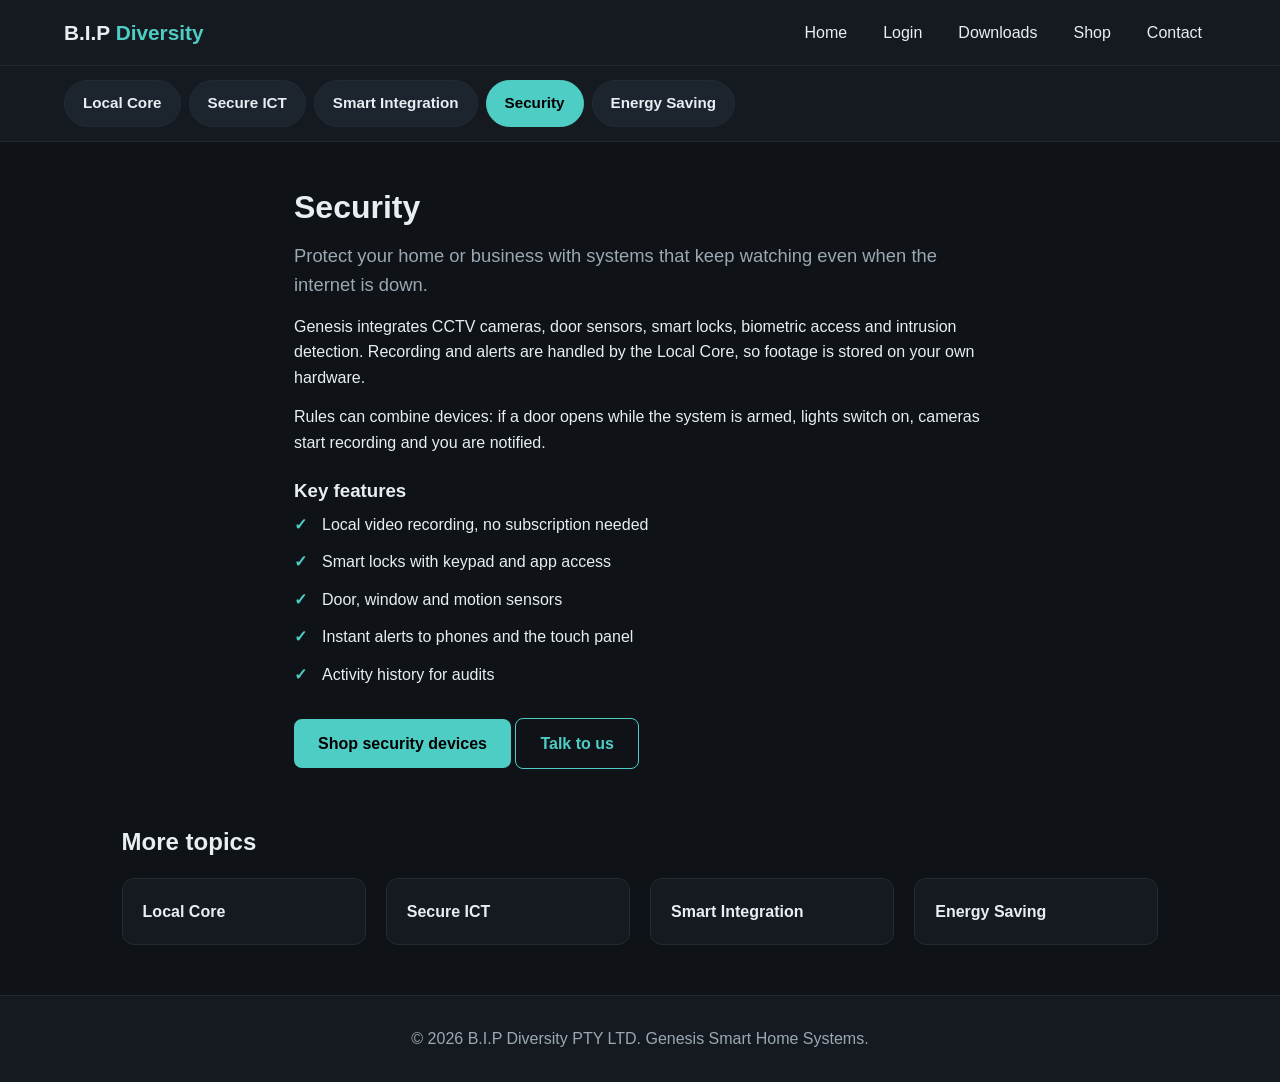
<file: security.html>
<!DOCTYPE html>
<html lang="en">
<head>
<meta charset="UTF-8">
<meta name="viewport" content="width=device-width, initial-scale=1.0">
<title>Security | B.I.P Diversity – Genesis</title>
<style>
:root{--bg:#0f1216;--panel:#151a20;--line:#222a33;--text:#e8eef2;--muted:#9aa8b3;--accent:#4ecdc4;--gold:#facc15}
*{margin:0;padding:0;box-sizing:border-box;font-family:"Segoe UI",Arial,sans-serif}
html{scroll-behavior:smooth}
body{background:var(--bg);color:var(--text);line-height:1.6;min-height:100vh;display:flex;flex-direction:column}
main{flex:1}
header{background:var(--panel);border-bottom:1px solid var(--line);position:sticky;top:0;z-index:10}
.nav{display:flex;justify-content:space-between;align-items:center;flex-wrap:wrap;gap:10px;padding:16px 5%}
.logo{font-weight:800;font-size:1.3rem;color:var(--text);text-decoration:none}
.logo span{color:var(--accent)}
.nav ul{display:flex;list-style:none;gap:8px;flex-wrap:wrap}
.nav a.link{color:var(--text);text-decoration:none;padding:8px 14px;border-radius:8px}
.nav a.link:hover{background:#1f2730}
.nav a.link.active{background:var(--accent);color:#000;font-weight:700}
.badge{background:var(--gold);color:#000;border-radius:99px;padding:0 7px;font-size:.75rem;margin-left:4px}
.hero{padding:80px 5%;text-align:center;background:radial-gradient(circle at top,#1a2a30,var(--bg))}
.hero h1{font-size:clamp(1.8rem,5vw,3rem);color:var(--accent)}
.hero p{color:var(--muted);margin-top:8px}
.hero-stats{display:flex;justify-content:center;gap:40px;margin:30px 0;flex-wrap:wrap}
.hero-stats strong{display:block;font-size:2rem}
.hero-stats span{color:var(--muted)}
section,.wrap{padding:50px 5%}
h2{margin-bottom:12px}
.grid{display:grid;grid-template-columns:repeat(auto-fit,minmax(240px,1fr));gap:20px;margin-top:16px}
.card{background:var(--panel);padding:20px;border-radius:12px;border:1px solid var(--line)}
.card h3{margin-bottom:6px}
.card p{color:var(--muted)}
.price{color:var(--gold);font-size:1.5rem;font-weight:700;margin:10px 0}
.btn,button{background:var(--accent);color:#000;border:none;padding:12px 24px;border-radius:8px;font-weight:700;cursor:pointer;text-decoration:none;display:inline-block;font-size:1rem}
.btn:hover,button:hover{filter:brightness(1.1)}
.btn.ghost{background:transparent;color:var(--accent);border:1px solid var(--accent)}
input,textarea{width:100%;padding:12px;margin:8px 0;background:var(--bg);border:1px solid #333;color:#fff;border-radius:8px;font-size:1rem}
input:focus,textarea:focus{outline:2px solid var(--accent)}
.narrow{max-width:420px;margin:0 auto}
.msg{margin-top:12px;padding:10px;border-radius:8px;display:none}
.msg.ok{display:block;background:#12332f;color:#7ff0e6}
.msg.err{display:block;background:#3a1a1a;color:#ff9b9b}
.row{display:flex;justify-content:space-between;align-items:center;gap:10px;padding:10px 0;border-bottom:1px solid var(--line)}
.row:last-child{border:none}
.row button{padding:6px 12px}
footer{text-align:center;padding:30px;background:var(--panel);border-top:1px solid var(--line);color:var(--muted)}

/* ===== v2 additions ===== */
a{color:var(--accent)}
.hero-grid{display:grid;grid-template-columns:1fr 1.1fr;gap:30px;align-items:center;padding:50px 5%;background:radial-gradient(circle at top left,#1a2a30,var(--bg))}
.hero-grid h1{font-size:clamp(1.8rem,4vw,2.8rem);color:var(--accent);line-height:1.15}
.hero-grid p{color:var(--muted);margin:12px 0}
.hero-grid .hero-stats{justify-content:flex-start;margin:20px 0;gap:28px}
.hero-img{width:100%;height:auto;border-radius:16px;border:1px solid var(--line);box-shadow:0 20px 50px #0008}
.tabs{display:flex;gap:8px;flex-wrap:wrap;padding:14px 5%;background:var(--panel);border-bottom:1px solid var(--line)}
.tab{background:#1c242d;color:var(--text);padding:10px 18px;border-radius:99px;text-decoration:none;border:1px solid var(--line);font-weight:600;font-size:.95rem;cursor:pointer}
.tab:hover{border-color:var(--accent)}
.tab.active{background:var(--accent);color:#000;border-color:var(--accent)}
.layout{display:grid;grid-template-columns:1fr 340px;gap:30px;padding:40px 5%;align-items:start}
.layout section{padding:0 0 30px}
.side .card{position:sticky;top:90px}
.news{list-style:none;margin:10px 0 16px}
.news li{padding:10px 0;border-bottom:1px solid var(--line);display:flex;flex-direction:column;gap:2px}
.news li:last-child{border:none}
.news a{color:var(--text);text-decoration:none;font-weight:600;line-height:1.35}
.news a:hover{color:var(--accent)}
small,.small{color:var(--muted);font-size:.8rem}
.lead{font-size:1.15rem;color:var(--muted);margin:8px 0 16px}
.topic{max-width:820px;margin:0 auto;padding:40px 5%}
.topic p{margin-bottom:14px}
.checks{list-style:none}
.checks li{padding:6px 0 6px 28px;position:relative}
.checks li::before{content:"✓";position:absolute;left:0;color:var(--accent);font-weight:700}
.alt{margin-top:14px;text-align:center}
.table-wrap{overflow-x:auto;margin-top:12px}
table{width:100%;border-collapse:collapse;min-width:560px}
th,td{padding:10px 12px;text-align:left;border-bottom:1px solid var(--line)}
th{color:var(--muted);font-size:.8rem;text-transform:uppercase}
.req{margin:16px 0 4px;color:var(--muted)}
button:disabled{opacity:.4;cursor:not-allowed}
.product img{width:100%;border-radius:10px;margin-bottom:10px;background:#111a22}
.chip{display:inline-block;font-size:.72rem;color:var(--accent);border:1px solid var(--accent);padding:1px 8px;border-radius:99px;margin-bottom:6px}
.product{display:flex;flex-direction:column}
.product p{flex:1;margin-bottom:6px}
.line{display:flex;align-items:center;gap:12px;padding:10px 0;border-bottom:1px solid var(--line);flex-wrap:wrap}
.line img{width:64px;height:48px;border-radius:6px;object-fit:cover}
.grow{flex:1;min-width:140px}
.amt{min-width:80px;text-align:right}
.qty{display:flex;align-items:center;gap:8px}
button.sm{padding:4px 10px;font-size:.95rem;border-radius:6px}
button.danger{background:#3a1a1a;color:#ff9b9b}
button.danger:hover{background:#5a2222}
.line.total{border-bottom:none}
.actions{margin-top:14px;display:flex;gap:10px;flex-wrap:wrap}
.co-grid{display:grid;grid-template-columns:1fr 360px;gap:24px;margin-top:16px;align-items:start}
.co-grid .card{margin-bottom:18px}
.co-grid h3{margin-bottom:10px}
.two{display:grid;grid-template-columns:1fr 1fr;gap:0 12px}
.pay-opt{display:flex;align-items:center;gap:12px;padding:14px;border:2px solid var(--line);border-radius:10px;cursor:pointer;margin-bottom:10px}
.pay-opt input{width:auto;margin:0}
.pay-opt.sel{border-color:var(--accent);background:#12262b}
.pay-opt b{font-size:1.05rem}
.pay-opt small{display:block}
.gp{background:#fff;color:#3c4043;font-weight:700;padding:2px 10px;border-radius:6px;font-size:.85rem}
.pf{background:#0a5bd3;color:#fff;font-weight:700;padding:2px 10px;border-radius:6px;font-size:.85rem}
dialog{margin:auto;background:var(--panel);color:var(--text);border:1px solid var(--accent);border-radius:14px;padding:24px;width:min(680px,94vw);max-height:90vh;overflow:auto}
dialog::backdrop{background:#000a}
.ckrow{display:flex;gap:10px;align-items:flex-start;padding:8px 0;cursor:pointer}
.ckrow input{width:auto;margin:5px 0 0}
.review-box{background:var(--bg);border:1px solid var(--line);border-radius:10px;padding:12px;margin:12px 0}
@media (max-width:860px){.hero-grid,.layout,.co-grid{grid-template-columns:1fr}.side .card{position:static}.two{grid-template-columns:1fr}}

/* ===== v3: responsive fixes ===== */
img{max-width:100%;height:auto}
.menu-btn{display:none;padding:8px 14px;font-size:1.2rem;background:#1c242d;color:var(--text);border:1px solid var(--line)}
.grid{grid-template-columns:repeat(auto-fit,minmax(min(100%,230px),1fr))}
.hero-stats strong{font-size:clamp(1.5rem,6vw,2rem)}
@media (max-width:860px){
  header{position:static}
  .nav{padding:12px 5%}
  .menu-btn{display:block}
  .nav ul{display:none;flex-direction:column;width:100%;gap:4px}
  .nav ul.open{display:flex}
  .nav a.link{display:block;padding:12px 14px}
  .hero-grid{padding:30px 5%}
  .tabs{overflow-x:auto;flex-wrap:nowrap;-webkit-overflow-scrolling:touch}
  .tab{white-space:nowrap}
  .layout{padding:30px 5%}
  .co-grid aside{position:static!important}
}
@media (max-width:640px){
  section,.wrap{padding:30px 5%}
  .grid{grid-template-columns:repeat(2,1fr);gap:12px}
  .card{padding:14px}
  .product h3{font-size:1rem}
  .btn,button{padding:12px 16px}
  .hero-grid .btn{flex:1;text-align:center}
  .line{gap:8px}
  .line img{width:52px;height:40px}
  .amt{min-width:0;margin-left:auto}
  table{min-width:0}
  thead{display:none}
  table,tbody,tr,td{display:block;width:100%}
  tr{border:1px solid var(--line);border-radius:10px;padding:8px 12px;margin-bottom:10px;background:var(--bg)}
  td{border:none;padding:4px 0;display:flex;justify-content:space-between;gap:12px}
  td[data-label]::before{content:attr(data-label);color:var(--muted);font-size:.8rem}
  td:last-child{padding-top:8px}
  td button{width:100%}
  dialog{padding:16px;width:96vw}
}
@media (max-width:400px){.grid{grid-template-columns:1fr}}

</style>
</head>
<body data-page="security.html">
<header id="site-header"></header>
<main>
<nav class="tabs" id="topic-tabs" aria-label="Topics"></nav>
<div class="topic" id="topic-body"></div>
<section style="padding-top:0"><h2 style="padding:0 5%">More topics</h2><div class="grid" style="padding:0 5%"><a class="card" href="local-core.html" style="text-decoration:none;color:inherit"><b>Local Core</b></a><a class="card" href="secure-ict.html" style="text-decoration:none;color:inherit"><b>Secure ICT</b></a><a class="card" href="smart-integration.html" style="text-decoration:none;color:inherit"><b>Smart Integration</b></a><a class="card" href="energy-saving.html" style="text-decoration:none;color:inherit"><b>Energy Saving</b></a></div></section>
</main>
<footer id="site-footer"></footer>
<script>
window.IMAGES={"smart-plug": "[data-uri]", "smart-camera": "[data-uri]", "touch-panel": "[data-uri]", "sensor-3pack": "[data-uri]", "smart-lights": "[data-uri]", "saas-license": "[data-uri]", "smart-lock": "[data-uri]", "gateway-hub": "[data-uri]", "hero-smart-home": "[data-uri]", "thermostat": "[data-uri]", "starter-kit": "[data-uri]", "pro-kit": "[data-uri]", "power-pack": "[data-uri]"};
/* ===== Edit site content here ===== */
const COMPANY = {
  name: "B.I.P Diversity PTY LTD", email: "info@bipdiversity.co.za", tel: "+27 11 000 0000",
  devices: 500, vat: 0.15, shipFlat: 99, freeShipOver: 2000
};

/* Payment settings. Leave blank = demo mode (no real payment is taken). */
const PAYMENTS = {
  payfast: { merchantId: "", merchantKey: "", sandbox: true },   // fill in from your PayFast account
  googlePay: { merchantId: "", gatewayMerchantId: "" }          // fill in from Google Pay & Wallet Console
};

const TOPICS = [
  {file:"local-core.html", label:"Local Core"},
  {file:"secure-ict.html", label:"Secure ICT"},
  {file:"smart-integration.html", label:"Smart Integration"},
  {file:"security.html", label:"Security"},
  {file:"energy-saving.html", label:"Energy Saving"}
];

const PRODUCTS = [
  {id:"starter", name:"Genesis Starter Kit", cat:"Kits", desc:"Gateway hub + 3 sensors. Everything to start.", price:1499, img:"starter-kit"},
  {id:"pro", name:"Pro Data Centre Kit", cat:"Kits", desc:"50 sensors + edge server for rack monitoring.", price:24999, img:"pro-kit"},
  {id:"hub", name:"Genesis Gateway Hub", cat:"Control", desc:"Local core hub with Zigbee, Z-Wave and Matter.", price:1199, img:"gateway-hub"},
  {id:"panel", name:"Touch Control Panel 10\"", cat:"Control", desc:"Wall-mounted touch interface for the whole home.", price:3499, img:"touch-panel"},
  {id:"sensors", name:"Smart Sensor 3-Pack", cat:"Sensors", desc:"Temperature, motion and door sensors.", price:649, img:"sensor-3pack"},
  {id:"thermostat", name:"Smart Thermostat", cat:"Sensors", desc:"Local climate control with scheduling.", price:1099, img:"thermostat"},
  {id:"camera", name:"Smart Security Camera", cat:"Security", desc:"Indoor/outdoor camera with local recording.", price:1299, img:"smart-camera"},
  {id:"lock", name:"Smart Door Lock", cat:"Security", desc:"Keypad and app access, works offline.", price:2299, img:"smart-lock"},
  {id:"plug", name:"Smart Energy Plug", cat:"Energy", desc:"Switch appliances and track their power use.", price:279, img:"smart-plug"},
  {id:"lights", name:"Smart Light Bulbs (4)", cat:"Energy", desc:"Dimmable, tunable white bulbs.", price:899, img:"smart-lights"},
  {id:"power", name:"Genesis Power Pack", cat:"Energy", desc:"Battery backup to keep the hub and router on during load shedding.", price:5999, img:"power-pack"},
  {id:"saas", name:"SaaS License (monthly)", cat:"Software", desc:"Unlimited racks with local AI. Billed monthly.", price:499, img:"saas-license", digital:true}
];

/* Placeholder installers: swap `ext`/versions for your real builds. */
const OS_LIST = [
  {id:"mac", label:"macOS", req:"macOS 12 or later (Apple Silicon and Intel)", versions:[
    {v:"2.4.1", date:"2026-10-20", size:"84 MB", ext:"dmg", note:"Latest stable"},
    {v:"2.4.0", date:"2026-09-30", size:"83 MB", ext:"pkg", note:"Enterprise installer"},
    {v:"2.3.2", date:"2026-08-12", size:"80 MB", ext:"dmg", note:"Previous release"},
    {v:"2.2.0", date:"2026-05-04", size:"77 MB", ext:"dmg", note:"Legacy (macOS 11)"}]},
  {id:"windows", label:"Windows", req:"Windows 10 or 11 (64-bit)", versions:[
    {v:"2.4.1", date:"2026-10-20", size:"92 MB", ext:"exe", note:"Latest stable"},
    {v:"2.4.1", date:"2026-10-20", size:"95 MB", ext:"msi", note:"MSI for IT deployment"},
    {v:"2.3.2", date:"2026-08-12", size:"89 MB", ext:"exe", note:"Previous release"},
    {v:"2.2.0", date:"2026-05-04", size:"85 MB", ext:"exe", note:"Legacy"}]},
  {id:"linux", label:"Linux", req:"Ubuntu 22.04+, Debian 12+, Fedora 38+ (x86_64 / arm64)", versions:[
    {v:"2.4.1", date:"2026-10-20", size:"71 MB", ext:"deb", note:"Debian / Ubuntu"},
    {v:"2.4.1", date:"2026-10-20", size:"72 MB", ext:"rpm", note:"Fedora / RHEL"},
    {v:"2.4.1", date:"2026-10-20", size:"98 MB", ext:"AppImage", note:"Any distribution"},
    {v:"2.3.2", date:"2026-08-12", size:"69 MB", ext:"tar.gz", note:"Previous release"}]},
  {id:"android", label:"Android", req:"Android 9 or later", versions:[
    {v:"3.1.0", date:"2026-10-18", size:"48 MB", ext:"apk", note:"Latest stable"},
    {v:"3.0.2", date:"2026-09-02", size:"47 MB", ext:"apk", note:"Previous release"},
    {v:"2.9.5", date:"2026-06-21", size:"44 MB", ext:"apk", note:"Android 8 compatible"}]},
  {id:"ios", label:"iOS", req:"iOS 15 or later (iPhone and iPad)", versions:[
    {v:"3.1.0", date:"2026-10-18", size:"61 MB", ext:"ipa", note:"Latest (TestFlight build)"},
    {v:"3.0.2", date:"2026-09-02", size:"60 MB", ext:"ipa", note:"Previous release"},
    {v:"2.9.5", date:"2026-06-21", size:"57 MB", ext:"ipa", note:"iOS 14 compatible"}]},
  {id:"huawei", label:"Huawei", req:"HarmonyOS 3+ or EMUI 10+ (no Google services needed)", versions:[
    {v:"3.1.0", date:"2026-10-19", size:"52 MB", ext:"apk", note:"AppGallery build"},
    {v:"3.0.2", date:"2026-09-03", size:"51 MB", ext:"apk", note:"Previous release"},
    {v:"2.9.5", date:"2026-06-22", size:"49 MB", ext:"apk", note:"EMUI 10 compatible"}]}
];

/* Tech headlines, paraphrased. Dates are when reported. Update these regularly. */
const ARTICLES = [
  {date:"2026-10-26", when:"Week of Oct 26", tag:"Hardware", title:"Apple reportedly lines up touch-screen OLED MacBook Pros for an Oct. 28 launch event", src:"SiliconReport", url:"https://www.siliconreport.com/topic/hardware"},
  {date:"2026-10-15", tag:"Smart Home", title:"Apple's new approach to the smart home gets the weekly-podcast treatment", src:"TWiT Tech News Weekly", url:"https://twit.tv/episodes/news?page=13"},
  {date:"2026-10-08", tag:"Privacy", title:"US lawmakers take aim at Flock's surveillance cameras", src:"TWiT Tech News Weekly", url:"https://twit.tv/episodes/news?page=3"},
  {date:"2026-10-01", tag:"Software", title:"Windows 11 version 26H2 is now available", src:"TWiT Tech News Weekly", url:"https://twit.tv/episodes/news?page=13"},
  {date:"2026-10-02", when:"Oct 2026", tag:"Gadgets", title:"Amazon refreshes its whole Kindle family, including an aluminium model", src:"T3", url:"https://www.t3.com/au/news/archive/2026/10"},
  {date:"2026-10-19", when:"Week of Oct 19", tag:"Wearables", title:"Bee's Frontier AI wearable launches at $74.99", src:"SiliconReport", url:"https://www.siliconreport.com/topic/hardware"}
];

/* Pages about each topic */
const TOPIC_PAGES = {
  "local-core.html": {title:"Local Core", lead:"The brain of Genesis lives in your building, not in someone else's data centre.",
    body:["The Genesis Local Core is a small on-premises server that runs your automations, schedules, scenes and device communication. Because decisions are made locally, lights, locks and sensors respond instantly and keep working when the internet drops or the power flickers.",
          "During load shedding the Core can be paired with the Genesis Power Pack so the hub and your router stay online. Your rules continue to run and your data stays in the building."],
    points:["Runs offline with no cloud account required","Instant response because commands never leave your network","Automatic local backups and one-click restore","Remote access is optional and uses an encrypted tunnel","Works with the Genesis Gateway Hub and Touch Control Panel"],
    cta:{label:"Shop the Gateway Hub", href:"shop.html"}},
  "secure-ict.html": {title:"Secure ICT", lead:"Security is designed into the network, not added afterwards.",
    body:["Genesis separates smart devices from your personal computers using their own network segment, so a compromised gadget cannot reach your files. Traffic between devices and the Core is encrypted end to end.",
          "We do not harvest usage data. Logs stay on your server and you decide what is kept, shared or deleted. The same ICT backbone supports WiFi 6, structured cabling and fibre-ready installations."],
    points:["Encrypted device-to-core communication","Separate network for IoT devices","No advertising or analytics data sold or shared","Role-based access for family members and staff","Regular signed software updates"],
    cta:{label:"Download the software", href:"downloads.html"}},
  "smart-integration.html": {title:"Smart Integration", lead:"One control surface for every protocol and brand you already own.",
    body:["Genesis speaks Zigbee, Z-Wave and Matter, so lighting, sensors, locks and appliances from different manufacturers can sit in one system. You can build scenes such as 'Movie night' or 'Away' that coordinate everything at once.",
          "Control it from the wall-mounted touch panel, the mobile apps (Android, iOS and Huawei) or the desktop apps for Windows, macOS and Linux."],
    points:["Zigbee, Z-Wave and Matter supported","Scenes, schedules and conditional rules","Touch panel, mobile and desktop control","Open data export for your own dashboards","Add new devices without rewiring"],
    cta:{label:"Browse compatible devices", href:"shop.html"}},
  "security.html": {title:"Security", lead:"Protect your home or business with systems that keep watching even when the internet is down.",
    body:["Genesis integrates CCTV cameras, door sensors, smart locks, biometric access and intrusion detection. Recording and alerts are handled by the Local Core, so footage is stored on your own hardware.",
          "Rules can combine devices: if a door opens while the system is armed, lights switch on, cameras start recording and you are notified."],
    points:["Local video recording, no subscription needed","Smart locks with keypad and app access","Door, window and motion sensors","Instant alerts to phones and the touch panel","Activity history for audits"],
    cta:{label:"Shop security devices", href:"shop.html"}},
  "energy-saving.html": {title:"Energy Saving", lead:"See where your power goes and cut waste automatically.",
    body:["Smart plugs and meters show usage per appliance. Genesis can shift heavy loads away from peak times, switch off standby devices and respond to load-shedding schedules automatically.",
          "If you have solar or battery storage, the system can prioritise essential circuits and report how much power you generate and use."],
    points:["Per-appliance power monitoring","Automatic load shedding responses","Solar and battery integration","Heating and cooling schedules","Monthly usage reports"],
    cta:{label:"Shop energy products", href:"shop.html"}}
};

const $ = (s, r=document) => r.querySelector(s);
const $$ = (s, r=document) => [...r.querySelectorAll(s)];
const money = n => "R" + Math.round(n).toLocaleString("en-ZA");
const imgSrc = n => (window.IMAGES && window.IMAGES[n]) || `images/${n}.svg`;
const esc = s => String(s).replace(/[&<>"']/g, c => ({"&":"&amp;","<":"&lt;",">":"&gt;",'"':"&quot;","'":"&#39;"}[c]));
const store = {
  get(k, d){ try{ const v = localStorage.getItem(k); return v===null ? d : JSON.parse(v); }catch{ return d; } },
  set(k, v){ try{ localStorage.setItem(k, JSON.stringify(v)); }catch{} }
};
const currentUser = () => store.get("session", null);
/* Demo-only hash (NOT secure). Real sign-up needs a server that hashes passwords properly. */
const hashPw = s => { let h = 5381; for(const c of s) h = ((h<<5)+h+c.charCodeAt(0))|0; return "d" + h; };

/* ---------- Cart ---------- */
const getCart = () => store.get("cart", []);
const cartCount = () => getCart().reduce((n,i)=>n+i.qty,0);
function cartLines(){ return getCart().map(i => ({p:PRODUCTS.find(x=>x.id===i.id), qty:i.qty})).filter(l=>l.p); }
function addToCart(id){ const c=getCart(), it=c.find(i=>i.id===id); it ? it.qty++ : c.push({id,qty:1}); store.set("cart",c); onCartChange(); }
function setQty(id,q){ let c=getCart(); if(q<=0) c=c.filter(i=>i.id!==id); else c.find(i=>i.id===id).qty=q; store.set("cart",c); onCartChange(); }
function removeItem(id){ store.set("cart", getCart().filter(i=>i.id!==id)); onCartChange(); }
function clearCart(){ store.set("cart", []); onCartChange(); }
function totals(){
  const lines = cartLines();
  const sub = lines.reduce((n,l)=>n+l.p.price*l.qty,0);
  const physical = lines.some(l=>!l.p.digital);
  const ship = !physical || sub===0 || sub>=COMPANY.freeShipOver ? 0 : COMPANY.shipFlat;
  const total = sub + ship;
  return {sub, ship, total, vat: total*COMPANY.vat/(1+COMPANY.vat), physical, lines};
}
function onCartChange(){ renderLayout(); if(PAGE_RENDER.cart) PAGE_RENDER.cart(); }
const PAGE_RENDER = {};

/* ---------- Layout ---------- */
const NAV = [["index.html","Home"],["login.html","Login"],["downloads.html","Downloads"],["shop.html","Shop"],["contact.html","Contact"]];
function renderLayout(){
  const cur = document.body.dataset.page;
  const user = currentUser(), n = cartCount();
  $("#site-header").innerHTML = `<div class="nav"><a class="logo" href="index.html">B.I.P <span>Diversity</span></a><button class="menu-btn" id="menu-btn" aria-label="Menu" aria-expanded="false">☰</button><ul id="menu">` +
    NAV.map(([h,l]) => {
      if(h==="login.html" && user) l = "Account";
      const on = h===cur || (h==="login.html" && cur==="signup.html") || (h==="shop.html" && cur==="checkout.html");
      const badge = h==="shop.html" && n ? `<span class="badge">${n}</span>` : "";
      return `<li><a class="link ${on?"active":""}" href="${h}">${l}${badge}</a></li>`;
    }).join("") + `</ul></div>`;
  const mb = $("#menu-btn");
  mb.onclick = () => { const o = $("#menu").classList.toggle("open"); mb.setAttribute("aria-expanded", o); mb.textContent = o ? "✕" : "☰"; };
  $("#site-footer").innerHTML = `© 2026 ${COMPANY.name}. Genesis Smart Home Systems.`;
  const tabs = $("#topic-tabs");
  if(tabs) tabs.innerHTML = TOPICS.map(t=>`<a class="tab ${t.file===cur?"active":""}" href="${t.file}">${t.label}</a>`).join("");
}
function note(el, text, ok=true){ el.className = "msg " + (ok?"ok":"err"); el.textContent = text; }

/* ---------- Newsletter ---------- */
function bindNewsletter(){
  const f = $("#news-form"); if(!f) return;
  f.addEventListener("submit", e => {
    e.preventDefault();
    const subs = store.get("subscribers", []), email = $("#news-email").value.trim().toLowerCase();
    if(!subs.includes(email)) subs.push(email);
    store.set("subscribers", subs); f.reset();
    note($("#news-result"), "You're subscribed. Thanks!");
  });
}

/* ---------- Pages ---------- */
function initHome(){
  $("#stat-devices").textContent = COMPANY.devices;
  $("#news-list").innerHTML = ARTICLES.map(a=>`<li><small>${esc(a.tag)} · ${esc(a.when||new Date(a.date).toLocaleDateString("en-ZA",{day:"numeric",month:"short",year:"numeric"}))}</small><a href="${a.url}" target="_blank" rel="noopener">${esc(a.title)}</a><small>${esc(a.src)}</small></li>`).join("");
  bindNewsletter();
}

function initTopic(){
  const t = TOPIC_PAGES[document.body.dataset.page]; if(!t) return;
  $("#topic-body").innerHTML = `<h1>${t.title}</h1><p class="lead">${t.lead}</p>` + t.body.map(p=>`<p>${p}</p>`).join("") +
    `<h3 style="margin-top:20px">Key features</h3><ul class="checks">${t.points.map(p=>`<li>${p}</li>`).join("")}</ul>` +
    `<p style="margin-top:24px"><a class="btn" href="${t.cta.href}">${t.cta.label}</a> <a class="btn ghost" href="contact.html">Talk to us</a></p>`;
}

function initLogin(){
  const box = $("#login-box");
  (function draw(){
    const user = currentUser();
    if(user){
      box.innerHTML = `<h2>Welcome, ${esc(user.name)}</h2><p>You are signed in as ${esc(user.email)}.</p><br><a class="btn" href="downloads.html">Go to Downloads</a> <button id="out" class="btn ghost">Log out</button>`;
      $("#out").onclick = () => { store.set("session", null); renderLayout(); draw(); };
      return;
    }
    box.innerHTML = `<h2>Login</h2><input id="u" placeholder="Email (or admin)" autocomplete="username"><input id="p" type="password" placeholder="Password" autocomplete="current-password"><button id="go">Login</button><div id="m" class="msg"></div><p class="alt">New here? <a href="signup.html">Create an account</a></p><p class="alt small">Demo admin login: admin / genesis123</p>`;
    const submit = () => {
      const u = $("#u").value.trim().toLowerCase(), p = $("#p").value;
      if(u==="admin" && p==="genesis123"){ store.set("session",{name:"Admin",email:"admin"}); renderLayout(); return draw(); }
      const acct = store.get("users", []).find(x=>x.email===u && x.pw===hashPw(p));
      if(acct){ store.set("session",{name:acct.name,email:acct.email}); renderLayout(); draw(); }
      else note($("#m"), "Incorrect email or password.", false);
    };
    $("#go").onclick = submit;
    $("#p").addEventListener("keydown", e => { if(e.key==="Enter") submit(); });
  })();
}

function initSignup(){
  $("#signup-form").addEventListener("submit", e => {
    e.preventDefault();
    const m = $("#s-msg"), name=$("#s-name").value.trim(), email=$("#s-email").value.trim().toLowerCase(),
          phone=$("#s-phone").value.trim(), pw=$("#s-pass").value, pw2=$("#s-pass2").value;
    const users = store.get("users", []);
    if(pw.length < 8) return note(m, "Password must be at least 8 characters.", false);
    if(pw !== pw2) return note(m, "Passwords do not match.", false);
    if(!$("#s-terms").checked) return note(m, "Please accept the terms to continue.", false);
    if(users.some(u=>u.email===email) || email==="admin") return note(m, "An account with that email already exists. Try logging in.", false);
    users.push({name, email, phone, pw:hashPw(pw), created:new Date().toISOString(), newsletter:$("#s-news").checked});
    store.set("users", users);
    store.set("session", {name, email});
    if($("#s-news").checked){ const s=store.get("subscribers",[]); if(!s.includes(email)){ s.push(email); store.set("subscribers",s);} }
    renderLayout(); note(m, "Account created! Redirecting to downloads…");
    setTimeout(()=>location.href="downloads.html", 1200);
  });
}

function initDownloads(){
  const user = currentUser(), box = $("#dl-body");
  $("#dl-tabs").innerHTML = OS_LIST.map((o,i)=>`<button class="tab ${i===0?"active":""}" data-os="${o.id}">${o.label}</button>`).join("");
  function show(id){
    const o = OS_LIST.find(x=>x.id===id);
    $$("#dl-tabs .tab").forEach(b=>b.classList.toggle("active", b.dataset.os===id));
    box.innerHTML = `<p class="req"><b>${o.label}</b> · ${o.req}</p><div class="table-wrap"><table><thead><tr><th>Version</th><th>Released</th><th>Type</th><th>Size</th><th>Notes</th><th></th></tr></thead><tbody>` +
      o.versions.map((v,i)=>`<tr><td data-label="Version"><b>${v.v}</b></td><td data-label="Released">${v.date}</td><td data-label="Type">.${v.ext}</td><td data-label="Size">${v.size}</td><td data-label="Notes">${v.note}</td><td><button data-i="${i}" ${user?"":"disabled"}>Download</button></td></tr>`).join("") + `</tbody></table></div>`;
    $$("button[data-i]", box).forEach(b => b.onclick = () => {
      const v = o.versions[b.dataset.i], name = `genesis-${o.id}-${v.v}.${v.ext}.txt`;
      const text = `Genesis ${o.label} ${v.v}\nThis is a placeholder file. Replace it with the real .${v.ext} installer.\n`;
      const a = document.createElement("a");
      a.href = URL.createObjectURL(new Blob([text],{type:"text/plain"})); a.download = name; a.click(); URL.revokeObjectURL(a.href);
    });
  }
  if(!user) $("#dl-lock").innerHTML = `<div class="msg err" style="display:block">Please <a href="login.html">log in</a> or <a href="signup.html">create an account</a> to download.</div>`;
  $("#dl-tabs").addEventListener("click", e => { const b=e.target.closest("[data-os]"); if(b) show(b.dataset.os); });
  show(OS_LIST[0].id);
}

function lineRow(l, opts={}){
  return `<div class="line"><img src="${imgSrc(l.p.img)}" alt="${esc(l.p.name)}"><div class="grow"><b>${esc(l.p.name)}</b><br><small>${money(l.p.price)}${l.p.digital?" /mo":""} each</small></div>` +
    `<div class="qty"><button class="sm" data-q="${l.p.id}" data-d="-1" aria-label="Decrease">−</button><span>${l.qty}</span><button class="sm" data-q="${l.p.id}" data-d="1" aria-label="Increase">+</button></div>` +
    `<b class="amt">${money(l.p.price*l.qty)}</b><button class="sm danger" data-rm="${l.p.id}" title="Remove this item" aria-label="Remove ${esc(l.p.name)}">✕</button></div>`;
}
function bindLineButtons(root){
  $$("[data-q]", root).forEach(b => b.onclick = () => { const l=getCart().find(i=>i.id===b.dataset.q); setQty(b.dataset.q, l.qty + Number(b.dataset.d)); });
  $$("[data-rm]", root).forEach(b => b.onclick = () => removeItem(b.dataset.rm));
}

function initShop(){
  const cats = ["All", ...new Set(PRODUCTS.map(p=>p.cat))]; let cat = "All";
  $("#cat-tabs").innerHTML = cats.map(c=>`<button class="tab ${c===cat?"active":""}" data-c="${c}">${c}</button>`).join("");
  function grid(){
    $("#products").innerHTML = PRODUCTS.filter(p=>cat==="All"||p.cat===cat).map(p=>`<div class="card product"><img src="${imgSrc(p.img)}" alt="${esc(p.name)}"><span class="chip">${p.cat}</span><h3>${esc(p.name)}</h3><p>${esc(p.desc)}</p><div class="price">${money(p.price)}${p.digital?" <small>/mo</small>":""}</div><button data-add="${p.id}">Add to cart</button></div>`).join("");
    $$("[data-add]").forEach(b => b.onclick = () => { addToCart(b.dataset.add); b.textContent="Added ✓"; setTimeout(()=>b.textContent="Add to cart",900); });
  }
  $("#cat-tabs").addEventListener("click", e => { const b=e.target.closest("[data-c]"); if(!b) return; cat=b.dataset.c; $$("#cat-tabs .tab").forEach(t=>t.classList.toggle("active",t===b)); grid(); });
  PAGE_RENDER.cart = () => {
    const t = totals(), box = $("#cart");
    if(!t.lines.length){ box.innerHTML = "<p>Your cart is empty. Add something above.</p>"; return; }
    box.innerHTML = t.lines.map(lineRow).join("") +
      `<div class="line total"><span class="grow">Subtotal</span><b>${money(t.sub)}</b></div>` +
      `<p class="actions"><a class="btn" href="checkout.html">Go to checkout</a> <button class="btn ghost" id="clear">Remove all items</button></p>`;
    bindLineButtons(box);
    $("#clear").onclick = () => { if(confirm("Remove every item from your cart?")) clearCart(); };
  };
  grid(); PAGE_RENDER.cart();
}

function initCheckout(){
  const done = $("#co-done"), main = $("#co-main"), dlg = $("#review");
  let method = "";
  const saved = store.get("delivery", {});
  ["c-name","c-email","c-phone","c-addr","c-city","c-code"].forEach(id => { if(saved[id]) $("#"+id).value = saved[id]; });
  function delivery(){ const d={}; ["c-name","c-email","c-phone","c-addr","c-city","c-code"].forEach(id=>d[id]=$("#"+id).value.trim()); return d; }

  function render(){
    const t = totals();
    if(!t.lines.length && !done.hidden) return;
    $("#co-empty").hidden = t.lines.length>0; main.hidden = t.lines.length===0;
    if(!t.lines.length){ if(dlg.open) dlg.close(); return; }
    const items = t.lines.map(lineRow).join("");
    $("#co-items").innerHTML = items;
    $("#addr-fields").hidden = !t.physical; $$("#addr-fields input").forEach(i=>i.required = t.physical);
    const sum = `<div class="line total"><span class="grow">Subtotal</span><b>${money(t.sub)}</b></div><div class="line"><span class="grow">Delivery</span><b>${t.physical ? (t.ship?money(t.ship):"Free") : "Digital, none"}</b></div><div class="line total"><span class="grow">Total (incl. VAT)</span><b class="price" style="margin:0">${money(t.total)}</b></div><small>Includes ${money(t.vat)} VAT at 15%. Prices in ZAR.</small>`;
    $("#co-sum").innerHTML = sum; $("#rv-items").innerHTML = items; $("#rv-sum").innerHTML = sum;
    bindLineButtons($("#co-items")); bindLineButtons($("#rv-items"));
    $("#rv-ship").innerHTML = t.physical ? (()=>{const d=delivery(); return `<b>Deliver to:</b> ${esc(d["c-name"])}, ${esc(d["c-addr"])}, ${esc(d["c-city"])} ${esc(d["c-code"])}<br>${esc(d["c-email"])} · ${esc(d["c-phone"])}`;})() : "<b>Digital order:</b> licence details will be emailed to " + esc(delivery()["c-email"]);
    $("#rv-pay").innerHTML = `<b>Payment:</b> ${method==="gpay"?"Google Pay":method==="payfast"?"PayFast":"—"}`;
    updateConfirm();
  }
  PAGE_RENDER.cart = render;

  function updateConfirm(){ $("#confirm").disabled = !($$(".ck").every(c=>c.checked)) || !getCart().length; }
  $$(".ck").forEach(c => c.onchange = updateConfirm);
  $$("input[name=pay]").forEach(r => r.onchange = () => { method = r.value; $$(".pay-opt").forEach(l=>l.classList.toggle("sel", l.contains(r) && r.checked)); });
  $("#clear-all").onclick = () => { if(confirm("Remove every item from your cart?")) clearCart(); };

  $("#to-review").onclick = () => {
    const err = $("#co-err"), t = totals(), d = delivery();
    const form = $("#delivery");
    if(!form.reportValidity()) return;
    if(!method) return note(err, "Please choose Google Pay or PayFast.", false);
    err.className="msg"; store.set("delivery", d);
    $$(".ck").forEach(c=>c.checked=false);
    render(); $("#confirm").textContent = "Confirm and pay with " + (method==="gpay"?"Google Pay":"PayFast"); dlg.showModal();
  };
  $("#back").onclick = () => dlg.close();

  $("#confirm").onclick = () => {
    const t = totals(), order = {id:"GEN-"+Date.now().toString(36).toUpperCase(), items:t.lines.map(l=>({id:l.p.id,qty:l.qty})), total:t.total, method, delivery:delivery(), time:new Date().toISOString()};
    if(method==="payfast" && PAYMENTS.payfast.merchantId && PAYMENTS.payfast.merchantKey) return payfastRedirect(order, t);
    /* Demo mode (and Google Pay): no real charge. See PAYMENTS in data.js and the README for going live. */
    $("#confirm").disabled = true; $("#confirm").textContent = "Processing…";
    setTimeout(() => finish(order), 900);
  };
  function finish(order){
    const orders = store.get("orders", []); orders.push(order); store.set("orders", orders);
    clearCart(); dlg.close(); main.hidden = true; $("#co-empty").hidden = true; done.hidden = false;
    $("#co-done-msg").textContent = `Order ${order.id} for ${money(order.total)} was recorded (${order.method==="gpay"?"Google Pay":"PayFast"} demo, no payment taken).`;
  }
  function payfastRedirect(order, t){
    const f = document.createElement("form"); f.method="post";
    f.action = PAYMENTS.payfast.sandbox ? "https://sandbox.payfast.co.za/eng/process" : "https://www.payfast.co.za/eng/process";
    const base = location.href.replace(/[^/]*$/, "");
    Object.entries({merchant_id:PAYMENTS.payfast.merchantId, merchant_key:PAYMENTS.payfast.merchantKey,
      return_url:base+"checkout.html", cancel_url:base+"checkout.html", name_first:order.delivery["c-name"],
      email_address:order.delivery["c-email"], m_payment_id:order.id, amount:t.total.toFixed(2), item_name:"Genesis order "+order.id}
    ).forEach(([k,v]) => { const i=document.createElement("input"); i.type="hidden"; i.name=k; i.value=v; f.appendChild(i); });
    document.body.appendChild(f); store.set("pending", order); f.submit();
  }
  render();
}

function initContact(){
  $("#c-email").textContent = COMPANY.email; $("#c-tel").textContent = COMPANY.tel;
  $("#contact-form").addEventListener("submit", e => {
    e.preventDefault();
    const leads = store.get("leads", []);
    leads.push({name:$("#name").value, email:$("#email").value, msg:$("#msg").value, time:new Date().toISOString()});
    store.set("leads", leads); e.target.reset();
    note($("#form-result"), "Thanks! Your message was saved. We'll be in touch.");
  });
}

const INIT = {"index.html":initHome, "login.html":initLogin, "signup.html":initSignup, "downloads.html":initDownloads, "shop.html":initShop, "checkout.html":initCheckout, "contact.html":initContact};
document.addEventListener("DOMContentLoaded", () => {
  renderLayout();
  const page = document.body.dataset.page;
  (INIT[page] || (TOPIC_PAGES[page] ? initTopic : ()=>{}))();
});

</script>
</body>
</html>
</file>
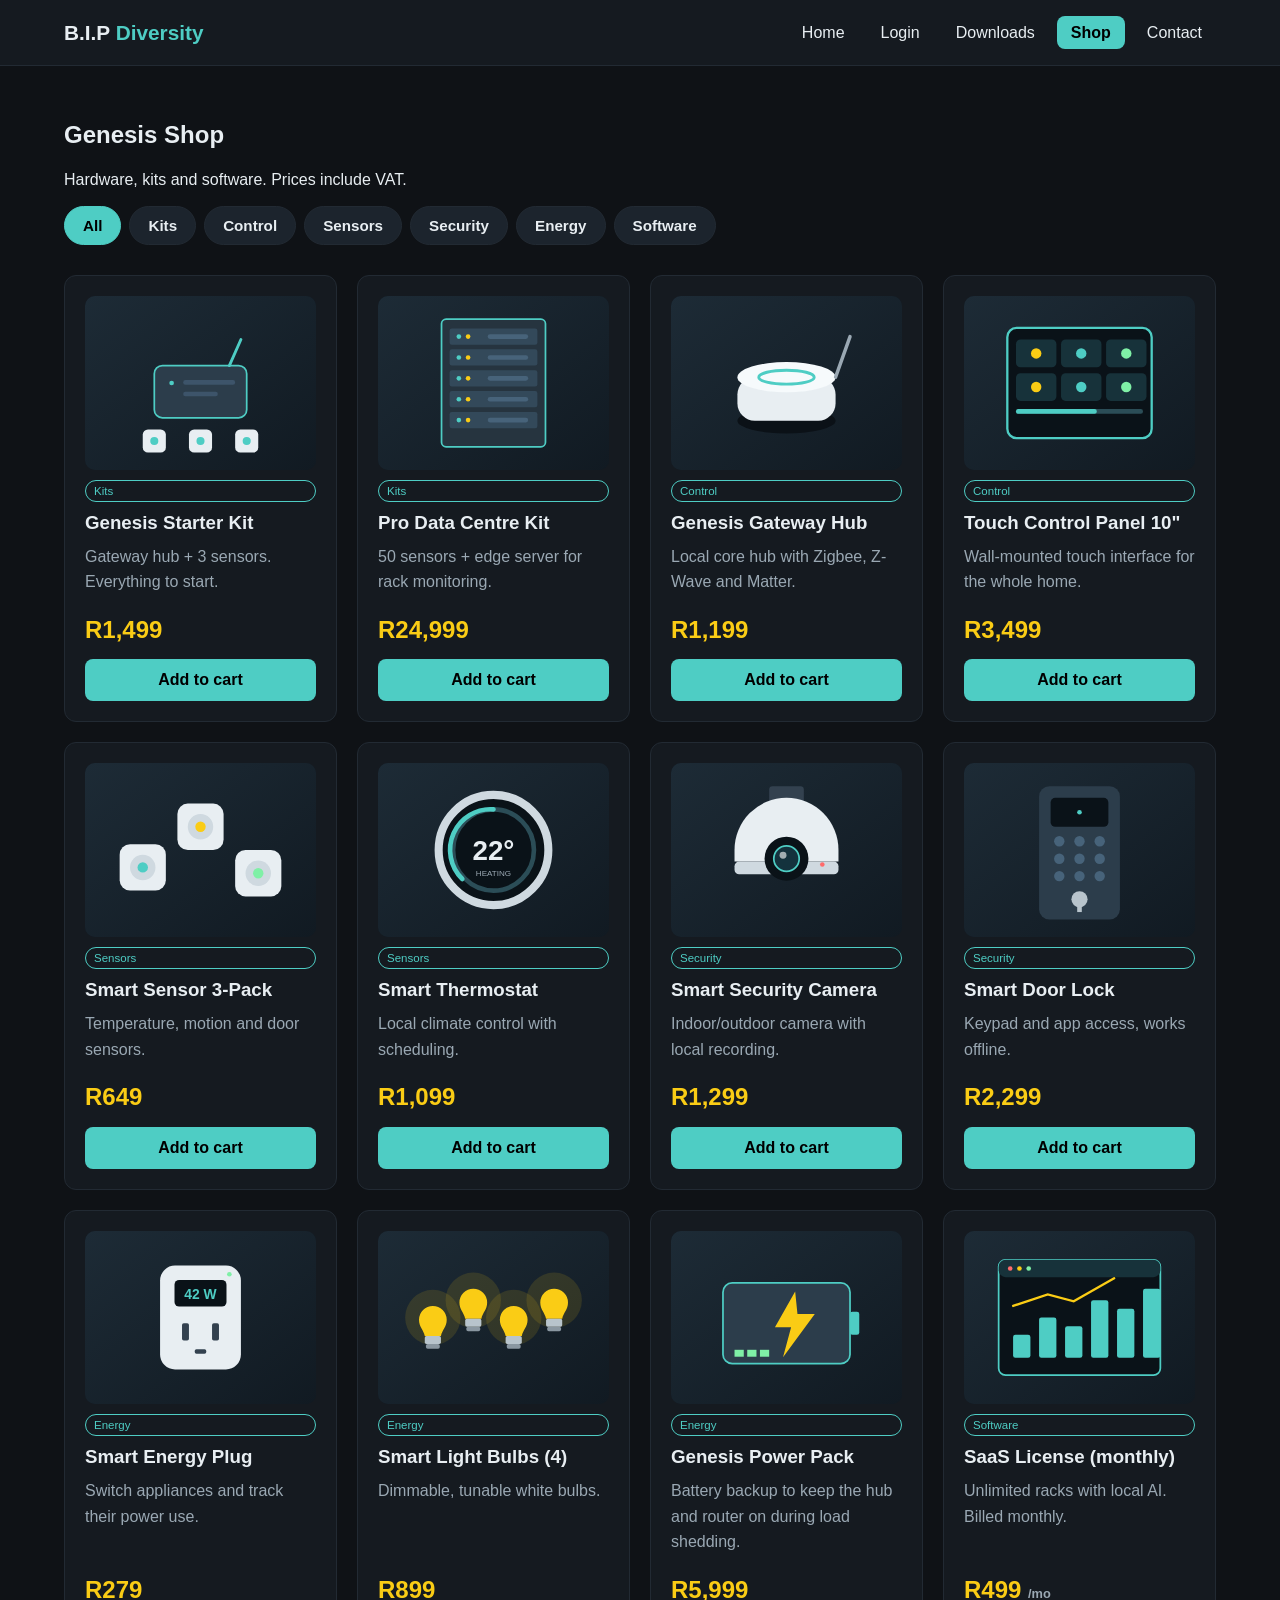
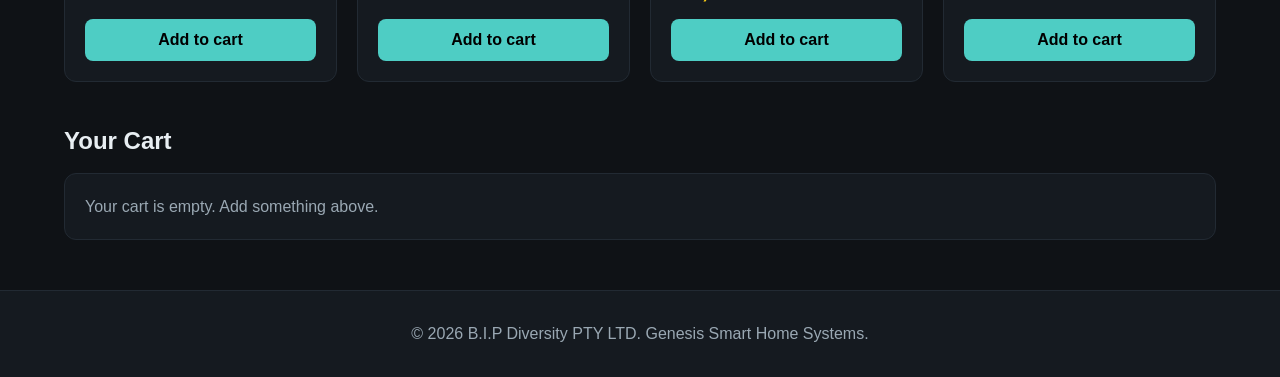
<file: shop.html>
<!DOCTYPE html>
<html lang="en">
<head>
<meta charset="UTF-8">
<meta name="viewport" content="width=device-width, initial-scale=1.0">
<title>Shop | B.I.P Diversity – Genesis</title>
<style>
:root{--bg:#0f1216;--panel:#151a20;--line:#222a33;--text:#e8eef2;--muted:#9aa8b3;--accent:#4ecdc4;--gold:#facc15}
*{margin:0;padding:0;box-sizing:border-box;font-family:"Segoe UI",Arial,sans-serif}
html{scroll-behavior:smooth}
body{background:var(--bg);color:var(--text);line-height:1.6;min-height:100vh;display:flex;flex-direction:column}
main{flex:1}
header{background:var(--panel);border-bottom:1px solid var(--line);position:sticky;top:0;z-index:10}
.nav{display:flex;justify-content:space-between;align-items:center;flex-wrap:wrap;gap:10px;padding:16px 5%}
.logo{font-weight:800;font-size:1.3rem;color:var(--text);text-decoration:none}
.logo span{color:var(--accent)}
.nav ul{display:flex;list-style:none;gap:8px;flex-wrap:wrap}
.nav a.link{color:var(--text);text-decoration:none;padding:8px 14px;border-radius:8px}
.nav a.link:hover{background:#1f2730}
.nav a.link.active{background:var(--accent);color:#000;font-weight:700}
.badge{background:var(--gold);color:#000;border-radius:99px;padding:0 7px;font-size:.75rem;margin-left:4px}
.hero{padding:80px 5%;text-align:center;background:radial-gradient(circle at top,#1a2a30,var(--bg))}
.hero h1{font-size:clamp(1.8rem,5vw,3rem);color:var(--accent)}
.hero p{color:var(--muted);margin-top:8px}
.hero-stats{display:flex;justify-content:center;gap:40px;margin:30px 0;flex-wrap:wrap}
.hero-stats strong{display:block;font-size:2rem}
.hero-stats span{color:var(--muted)}
section,.wrap{padding:50px 5%}
h2{margin-bottom:12px}
.grid{display:grid;grid-template-columns:repeat(auto-fit,minmax(240px,1fr));gap:20px;margin-top:16px}
.card{background:var(--panel);padding:20px;border-radius:12px;border:1px solid var(--line)}
.card h3{margin-bottom:6px}
.card p{color:var(--muted)}
.price{color:var(--gold);font-size:1.5rem;font-weight:700;margin:10px 0}
.btn,button{background:var(--accent);color:#000;border:none;padding:12px 24px;border-radius:8px;font-weight:700;cursor:pointer;text-decoration:none;display:inline-block;font-size:1rem}
.btn:hover,button:hover{filter:brightness(1.1)}
.btn.ghost{background:transparent;color:var(--accent);border:1px solid var(--accent)}
input,textarea{width:100%;padding:12px;margin:8px 0;background:var(--bg);border:1px solid #333;color:#fff;border-radius:8px;font-size:1rem}
input:focus,textarea:focus{outline:2px solid var(--accent)}
.narrow{max-width:420px;margin:0 auto}
.msg{margin-top:12px;padding:10px;border-radius:8px;display:none}
.msg.ok{display:block;background:#12332f;color:#7ff0e6}
.msg.err{display:block;background:#3a1a1a;color:#ff9b9b}
.row{display:flex;justify-content:space-between;align-items:center;gap:10px;padding:10px 0;border-bottom:1px solid var(--line)}
.row:last-child{border:none}
.row button{padding:6px 12px}
footer{text-align:center;padding:30px;background:var(--panel);border-top:1px solid var(--line);color:var(--muted)}

/* ===== v2 additions ===== */
a{color:var(--accent)}
.hero-grid{display:grid;grid-template-columns:1fr 1.1fr;gap:30px;align-items:center;padding:50px 5%;background:radial-gradient(circle at top left,#1a2a30,var(--bg))}
.hero-grid h1{font-size:clamp(1.8rem,4vw,2.8rem);color:var(--accent);line-height:1.15}
.hero-grid p{color:var(--muted);margin:12px 0}
.hero-grid .hero-stats{justify-content:flex-start;margin:20px 0;gap:28px}
.hero-img{width:100%;height:auto;border-radius:16px;border:1px solid var(--line);box-shadow:0 20px 50px #0008}
.tabs{display:flex;gap:8px;flex-wrap:wrap;padding:14px 5%;background:var(--panel);border-bottom:1px solid var(--line)}
.tab{background:#1c242d;color:var(--text);padding:10px 18px;border-radius:99px;text-decoration:none;border:1px solid var(--line);font-weight:600;font-size:.95rem;cursor:pointer}
.tab:hover{border-color:var(--accent)}
.tab.active{background:var(--accent);color:#000;border-color:var(--accent)}
.layout{display:grid;grid-template-columns:1fr 340px;gap:30px;padding:40px 5%;align-items:start}
.layout section{padding:0 0 30px}
.side .card{position:sticky;top:90px}
.news{list-style:none;margin:10px 0 16px}
.news li{padding:10px 0;border-bottom:1px solid var(--line);display:flex;flex-direction:column;gap:2px}
.news li:last-child{border:none}
.news a{color:var(--text);text-decoration:none;font-weight:600;line-height:1.35}
.news a:hover{color:var(--accent)}
small,.small{color:var(--muted);font-size:.8rem}
.lead{font-size:1.15rem;color:var(--muted);margin:8px 0 16px}
.topic{max-width:820px;margin:0 auto;padding:40px 5%}
.topic p{margin-bottom:14px}
.checks{list-style:none}
.checks li{padding:6px 0 6px 28px;position:relative}
.checks li::before{content:"✓";position:absolute;left:0;color:var(--accent);font-weight:700}
.alt{margin-top:14px;text-align:center}
.table-wrap{overflow-x:auto;margin-top:12px}
table{width:100%;border-collapse:collapse;min-width:560px}
th,td{padding:10px 12px;text-align:left;border-bottom:1px solid var(--line)}
th{color:var(--muted);font-size:.8rem;text-transform:uppercase}
.req{margin:16px 0 4px;color:var(--muted)}
button:disabled{opacity:.4;cursor:not-allowed}
.product img{width:100%;border-radius:10px;margin-bottom:10px;background:#111a22}
.chip{display:inline-block;font-size:.72rem;color:var(--accent);border:1px solid var(--accent);padding:1px 8px;border-radius:99px;margin-bottom:6px}
.product{display:flex;flex-direction:column}
.product p{flex:1;margin-bottom:6px}
.line{display:flex;align-items:center;gap:12px;padding:10px 0;border-bottom:1px solid var(--line);flex-wrap:wrap}
.line img{width:64px;height:48px;border-radius:6px;object-fit:cover}
.grow{flex:1;min-width:140px}
.amt{min-width:80px;text-align:right}
.qty{display:flex;align-items:center;gap:8px}
button.sm{padding:4px 10px;font-size:.95rem;border-radius:6px}
button.danger{background:#3a1a1a;color:#ff9b9b}
button.danger:hover{background:#5a2222}
.line.total{border-bottom:none}
.actions{margin-top:14px;display:flex;gap:10px;flex-wrap:wrap}
.co-grid{display:grid;grid-template-columns:1fr 360px;gap:24px;margin-top:16px;align-items:start}
.co-grid .card{margin-bottom:18px}
.co-grid h3{margin-bottom:10px}
.two{display:grid;grid-template-columns:1fr 1fr;gap:0 12px}
.pay-opt{display:flex;align-items:center;gap:12px;padding:14px;border:2px solid var(--line);border-radius:10px;cursor:pointer;margin-bottom:10px}
.pay-opt input{width:auto;margin:0}
.pay-opt.sel{border-color:var(--accent);background:#12262b}
.pay-opt b{font-size:1.05rem}
.pay-opt small{display:block}
.gp{background:#fff;color:#3c4043;font-weight:700;padding:2px 10px;border-radius:6px;font-size:.85rem}
.pf{background:#0a5bd3;color:#fff;font-weight:700;padding:2px 10px;border-radius:6px;font-size:.85rem}
dialog{margin:auto;background:var(--panel);color:var(--text);border:1px solid var(--accent);border-radius:14px;padding:24px;width:min(680px,94vw);max-height:90vh;overflow:auto}
dialog::backdrop{background:#000a}
.ckrow{display:flex;gap:10px;align-items:flex-start;padding:8px 0;cursor:pointer}
.ckrow input{width:auto;margin:5px 0 0}
.review-box{background:var(--bg);border:1px solid var(--line);border-radius:10px;padding:12px;margin:12px 0}
@media (max-width:860px){.hero-grid,.layout,.co-grid{grid-template-columns:1fr}.side .card{position:static}.two{grid-template-columns:1fr}}

/* ===== v3: responsive fixes ===== */
img{max-width:100%;height:auto}
.menu-btn{display:none;padding:8px 14px;font-size:1.2rem;background:#1c242d;color:var(--text);border:1px solid var(--line)}
.grid{grid-template-columns:repeat(auto-fit,minmax(min(100%,230px),1fr))}
.hero-stats strong{font-size:clamp(1.5rem,6vw,2rem)}
@media (max-width:860px){
  header{position:static}
  .nav{padding:12px 5%}
  .menu-btn{display:block}
  .nav ul{display:none;flex-direction:column;width:100%;gap:4px}
  .nav ul.open{display:flex}
  .nav a.link{display:block;padding:12px 14px}
  .hero-grid{padding:30px 5%}
  .tabs{overflow-x:auto;flex-wrap:nowrap;-webkit-overflow-scrolling:touch}
  .tab{white-space:nowrap}
  .layout{padding:30px 5%}
  .co-grid aside{position:static!important}
}
@media (max-width:640px){
  section,.wrap{padding:30px 5%}
  .grid{grid-template-columns:repeat(2,1fr);gap:12px}
  .card{padding:14px}
  .product h3{font-size:1rem}
  .btn,button{padding:12px 16px}
  .hero-grid .btn{flex:1;text-align:center}
  .line{gap:8px}
  .line img{width:52px;height:40px}
  .amt{min-width:0;margin-left:auto}
  table{min-width:0}
  thead{display:none}
  table,tbody,tr,td{display:block;width:100%}
  tr{border:1px solid var(--line);border-radius:10px;padding:8px 12px;margin-bottom:10px;background:var(--bg)}
  td{border:none;padding:4px 0;display:flex;justify-content:space-between;gap:12px}
  td[data-label]::before{content:attr(data-label);color:var(--muted);font-size:.8rem}
  td:last-child{padding-top:8px}
  td button{width:100%}
  dialog{padding:16px;width:96vw}
}
@media (max-width:400px){.grid{grid-template-columns:1fr}}

</style>
</head>
<body data-page="shop.html">
<header id="site-header"></header>
<main>
<div class="wrap"><h2>Genesis Shop</h2>
<p>Hardware, kits and software. Prices include VAT.</p>
<div class="tabs" id="cat-tabs" style="padding:14px 0;background:none;border:none"></div>
<div class="grid" id="products"></div>
<h2 style="margin-top:40px">Your Cart</h2>
<div class="card" id="cart"></div></div>
</main>
<footer id="site-footer"></footer>
<script>
window.IMAGES={"smart-plug": "[data-uri]", "smart-camera": "[data-uri]", "touch-panel": "[data-uri]", "sensor-3pack": "[data-uri]", "smart-lights": "[data-uri]", "saas-license": "[data-uri]", "smart-lock": "[data-uri]", "gateway-hub": "[data-uri]", "hero-smart-home": "[data-uri]", "thermostat": "[data-uri]", "starter-kit": "[data-uri]", "pro-kit": "[data-uri]", "power-pack": "[data-uri]"};
/* ===== Edit site content here ===== */
const COMPANY = {
  name: "B.I.P Diversity PTY LTD", email: "info@bipdiversity.co.za", tel: "+27 11 000 0000",
  devices: 500, vat: 0.15, shipFlat: 99, freeShipOver: 2000
};

/* Payment settings. Leave blank = demo mode (no real payment is taken). */
const PAYMENTS = {
  payfast: { merchantId: "", merchantKey: "", sandbox: true },   // fill in from your PayFast account
  googlePay: { merchantId: "", gatewayMerchantId: "" }          // fill in from Google Pay & Wallet Console
};

const TOPICS = [
  {file:"local-core.html", label:"Local Core"},
  {file:"secure-ict.html", label:"Secure ICT"},
  {file:"smart-integration.html", label:"Smart Integration"},
  {file:"security.html", label:"Security"},
  {file:"energy-saving.html", label:"Energy Saving"}
];

const PRODUCTS = [
  {id:"starter", name:"Genesis Starter Kit", cat:"Kits", desc:"Gateway hub + 3 sensors. Everything to start.", price:1499, img:"starter-kit"},
  {id:"pro", name:"Pro Data Centre Kit", cat:"Kits", desc:"50 sensors + edge server for rack monitoring.", price:24999, img:"pro-kit"},
  {id:"hub", name:"Genesis Gateway Hub", cat:"Control", desc:"Local core hub with Zigbee, Z-Wave and Matter.", price:1199, img:"gateway-hub"},
  {id:"panel", name:"Touch Control Panel 10\"", cat:"Control", desc:"Wall-mounted touch interface for the whole home.", price:3499, img:"touch-panel"},
  {id:"sensors", name:"Smart Sensor 3-Pack", cat:"Sensors", desc:"Temperature, motion and door sensors.", price:649, img:"sensor-3pack"},
  {id:"thermostat", name:"Smart Thermostat", cat:"Sensors", desc:"Local climate control with scheduling.", price:1099, img:"thermostat"},
  {id:"camera", name:"Smart Security Camera", cat:"Security", desc:"Indoor/outdoor camera with local recording.", price:1299, img:"smart-camera"},
  {id:"lock", name:"Smart Door Lock", cat:"Security", desc:"Keypad and app access, works offline.", price:2299, img:"smart-lock"},
  {id:"plug", name:"Smart Energy Plug", cat:"Energy", desc:"Switch appliances and track their power use.", price:279, img:"smart-plug"},
  {id:"lights", name:"Smart Light Bulbs (4)", cat:"Energy", desc:"Dimmable, tunable white bulbs.", price:899, img:"smart-lights"},
  {id:"power", name:"Genesis Power Pack", cat:"Energy", desc:"Battery backup to keep the hub and router on during load shedding.", price:5999, img:"power-pack"},
  {id:"saas", name:"SaaS License (monthly)", cat:"Software", desc:"Unlimited racks with local AI. Billed monthly.", price:499, img:"saas-license", digital:true}
];

/* Placeholder installers: swap `ext`/versions for your real builds. */
const OS_LIST = [
  {id:"mac", label:"macOS", req:"macOS 12 or later (Apple Silicon and Intel)", versions:[
    {v:"2.4.1", date:"2026-10-20", size:"84 MB", ext:"dmg", note:"Latest stable"},
    {v:"2.4.0", date:"2026-09-30", size:"83 MB", ext:"pkg", note:"Enterprise installer"},
    {v:"2.3.2", date:"2026-08-12", size:"80 MB", ext:"dmg", note:"Previous release"},
    {v:"2.2.0", date:"2026-05-04", size:"77 MB", ext:"dmg", note:"Legacy (macOS 11)"}]},
  {id:"windows", label:"Windows", req:"Windows 10 or 11 (64-bit)", versions:[
    {v:"2.4.1", date:"2026-10-20", size:"92 MB", ext:"exe", note:"Latest stable"},
    {v:"2.4.1", date:"2026-10-20", size:"95 MB", ext:"msi", note:"MSI for IT deployment"},
    {v:"2.3.2", date:"2026-08-12", size:"89 MB", ext:"exe", note:"Previous release"},
    {v:"2.2.0", date:"2026-05-04", size:"85 MB", ext:"exe", note:"Legacy"}]},
  {id:"linux", label:"Linux", req:"Ubuntu 22.04+, Debian 12+, Fedora 38+ (x86_64 / arm64)", versions:[
    {v:"2.4.1", date:"2026-10-20", size:"71 MB", ext:"deb", note:"Debian / Ubuntu"},
    {v:"2.4.1", date:"2026-10-20", size:"72 MB", ext:"rpm", note:"Fedora / RHEL"},
    {v:"2.4.1", date:"2026-10-20", size:"98 MB", ext:"AppImage", note:"Any distribution"},
    {v:"2.3.2", date:"2026-08-12", size:"69 MB", ext:"tar.gz", note:"Previous release"}]},
  {id:"android", label:"Android", req:"Android 9 or later", versions:[
    {v:"3.1.0", date:"2026-10-18", size:"48 MB", ext:"apk", note:"Latest stable"},
    {v:"3.0.2", date:"2026-09-02", size:"47 MB", ext:"apk", note:"Previous release"},
    {v:"2.9.5", date:"2026-06-21", size:"44 MB", ext:"apk", note:"Android 8 compatible"}]},
  {id:"ios", label:"iOS", req:"iOS 15 or later (iPhone and iPad)", versions:[
    {v:"3.1.0", date:"2026-10-18", size:"61 MB", ext:"ipa", note:"Latest (TestFlight build)"},
    {v:"3.0.2", date:"2026-09-02", size:"60 MB", ext:"ipa", note:"Previous release"},
    {v:"2.9.5", date:"2026-06-21", size:"57 MB", ext:"ipa", note:"iOS 14 compatible"}]},
  {id:"huawei", label:"Huawei", req:"HarmonyOS 3+ or EMUI 10+ (no Google services needed)", versions:[
    {v:"3.1.0", date:"2026-10-19", size:"52 MB", ext:"apk", note:"AppGallery build"},
    {v:"3.0.2", date:"2026-09-03", size:"51 MB", ext:"apk", note:"Previous release"},
    {v:"2.9.5", date:"2026-06-22", size:"49 MB", ext:"apk", note:"EMUI 10 compatible"}]}
];

/* Tech headlines, paraphrased. Dates are when reported. Update these regularly. */
const ARTICLES = [
  {date:"2026-10-26", when:"Week of Oct 26", tag:"Hardware", title:"Apple reportedly lines up touch-screen OLED MacBook Pros for an Oct. 28 launch event", src:"SiliconReport", url:"https://www.siliconreport.com/topic/hardware"},
  {date:"2026-10-15", tag:"Smart Home", title:"Apple's new approach to the smart home gets the weekly-podcast treatment", src:"TWiT Tech News Weekly", url:"https://twit.tv/episodes/news?page=13"},
  {date:"2026-10-08", tag:"Privacy", title:"US lawmakers take aim at Flock's surveillance cameras", src:"TWiT Tech News Weekly", url:"https://twit.tv/episodes/news?page=3"},
  {date:"2026-10-01", tag:"Software", title:"Windows 11 version 26H2 is now available", src:"TWiT Tech News Weekly", url:"https://twit.tv/episodes/news?page=13"},
  {date:"2026-10-02", when:"Oct 2026", tag:"Gadgets", title:"Amazon refreshes its whole Kindle family, including an aluminium model", src:"T3", url:"https://www.t3.com/au/news/archive/2026/10"},
  {date:"2026-10-19", when:"Week of Oct 19", tag:"Wearables", title:"Bee's Frontier AI wearable launches at $74.99", src:"SiliconReport", url:"https://www.siliconreport.com/topic/hardware"}
];

/* Pages about each topic */
const TOPIC_PAGES = {
  "local-core.html": {title:"Local Core", lead:"The brain of Genesis lives in your building, not in someone else's data centre.",
    body:["The Genesis Local Core is a small on-premises server that runs your automations, schedules, scenes and device communication. Because decisions are made locally, lights, locks and sensors respond instantly and keep working when the internet drops or the power flickers.",
          "During load shedding the Core can be paired with the Genesis Power Pack so the hub and your router stay online. Your rules continue to run and your data stays in the building."],
    points:["Runs offline with no cloud account required","Instant response because commands never leave your network","Automatic local backups and one-click restore","Remote access is optional and uses an encrypted tunnel","Works with the Genesis Gateway Hub and Touch Control Panel"],
    cta:{label:"Shop the Gateway Hub", href:"shop.html"}},
  "secure-ict.html": {title:"Secure ICT", lead:"Security is designed into the network, not added afterwards.",
    body:["Genesis separates smart devices from your personal computers using their own network segment, so a compromised gadget cannot reach your files. Traffic between devices and the Core is encrypted end to end.",
          "We do not harvest usage data. Logs stay on your server and you decide what is kept, shared or deleted. The same ICT backbone supports WiFi 6, structured cabling and fibre-ready installations."],
    points:["Encrypted device-to-core communication","Separate network for IoT devices","No advertising or analytics data sold or shared","Role-based access for family members and staff","Regular signed software updates"],
    cta:{label:"Download the software", href:"downloads.html"}},
  "smart-integration.html": {title:"Smart Integration", lead:"One control surface for every protocol and brand you already own.",
    body:["Genesis speaks Zigbee, Z-Wave and Matter, so lighting, sensors, locks and appliances from different manufacturers can sit in one system. You can build scenes such as 'Movie night' or 'Away' that coordinate everything at once.",
          "Control it from the wall-mounted touch panel, the mobile apps (Android, iOS and Huawei) or the desktop apps for Windows, macOS and Linux."],
    points:["Zigbee, Z-Wave and Matter supported","Scenes, schedules and conditional rules","Touch panel, mobile and desktop control","Open data export for your own dashboards","Add new devices without rewiring"],
    cta:{label:"Browse compatible devices", href:"shop.html"}},
  "security.html": {title:"Security", lead:"Protect your home or business with systems that keep watching even when the internet is down.",
    body:["Genesis integrates CCTV cameras, door sensors, smart locks, biometric access and intrusion detection. Recording and alerts are handled by the Local Core, so footage is stored on your own hardware.",
          "Rules can combine devices: if a door opens while the system is armed, lights switch on, cameras start recording and you are notified."],
    points:["Local video recording, no subscription needed","Smart locks with keypad and app access","Door, window and motion sensors","Instant alerts to phones and the touch panel","Activity history for audits"],
    cta:{label:"Shop security devices", href:"shop.html"}},
  "energy-saving.html": {title:"Energy Saving", lead:"See where your power goes and cut waste automatically.",
    body:["Smart plugs and meters show usage per appliance. Genesis can shift heavy loads away from peak times, switch off standby devices and respond to load-shedding schedules automatically.",
          "If you have solar or battery storage, the system can prioritise essential circuits and report how much power you generate and use."],
    points:["Per-appliance power monitoring","Automatic load shedding responses","Solar and battery integration","Heating and cooling schedules","Monthly usage reports"],
    cta:{label:"Shop energy products", href:"shop.html"}}
};

const $ = (s, r=document) => r.querySelector(s);
const $$ = (s, r=document) => [...r.querySelectorAll(s)];
const money = n => "R" + Math.round(n).toLocaleString("en-ZA");
const imgSrc = n => (window.IMAGES && window.IMAGES[n]) || `images/${n}.svg`;
const esc = s => String(s).replace(/[&<>"']/g, c => ({"&":"&amp;","<":"&lt;",">":"&gt;",'"':"&quot;","'":"&#39;"}[c]));
const store = {
  get(k, d){ try{ const v = localStorage.getItem(k); return v===null ? d : JSON.parse(v); }catch{ return d; } },
  set(k, v){ try{ localStorage.setItem(k, JSON.stringify(v)); }catch{} }
};
const currentUser = () => store.get("session", null);
/* Demo-only hash (NOT secure). Real sign-up needs a server that hashes passwords properly. */
const hashPw = s => { let h = 5381; for(const c of s) h = ((h<<5)+h+c.charCodeAt(0))|0; return "d" + h; };

/* ---------- Cart ---------- */
const getCart = () => store.get("cart", []);
const cartCount = () => getCart().reduce((n,i)=>n+i.qty,0);
function cartLines(){ return getCart().map(i => ({p:PRODUCTS.find(x=>x.id===i.id), qty:i.qty})).filter(l=>l.p); }
function addToCart(id){ const c=getCart(), it=c.find(i=>i.id===id); it ? it.qty++ : c.push({id,qty:1}); store.set("cart",c); onCartChange(); }
function setQty(id,q){ let c=getCart(); if(q<=0) c=c.filter(i=>i.id!==id); else c.find(i=>i.id===id).qty=q; store.set("cart",c); onCartChange(); }
function removeItem(id){ store.set("cart", getCart().filter(i=>i.id!==id)); onCartChange(); }
function clearCart(){ store.set("cart", []); onCartChange(); }
function totals(){
  const lines = cartLines();
  const sub = lines.reduce((n,l)=>n+l.p.price*l.qty,0);
  const physical = lines.some(l=>!l.p.digital);
  const ship = !physical || sub===0 || sub>=COMPANY.freeShipOver ? 0 : COMPANY.shipFlat;
  const total = sub + ship;
  return {sub, ship, total, vat: total*COMPANY.vat/(1+COMPANY.vat), physical, lines};
}
function onCartChange(){ renderLayout(); if(PAGE_RENDER.cart) PAGE_RENDER.cart(); }
const PAGE_RENDER = {};

/* ---------- Layout ---------- */
const NAV = [["index.html","Home"],["login.html","Login"],["downloads.html","Downloads"],["shop.html","Shop"],["contact.html","Contact"]];
function renderLayout(){
  const cur = document.body.dataset.page;
  const user = currentUser(), n = cartCount();
  $("#site-header").innerHTML = `<div class="nav"><a class="logo" href="index.html">B.I.P <span>Diversity</span></a><button class="menu-btn" id="menu-btn" aria-label="Menu" aria-expanded="false">☰</button><ul id="menu">` +
    NAV.map(([h,l]) => {
      if(h==="login.html" && user) l = "Account";
      const on = h===cur || (h==="login.html" && cur==="signup.html") || (h==="shop.html" && cur==="checkout.html");
      const badge = h==="shop.html" && n ? `<span class="badge">${n}</span>` : "";
      return `<li><a class="link ${on?"active":""}" href="${h}">${l}${badge}</a></li>`;
    }).join("") + `</ul></div>`;
  const mb = $("#menu-btn");
  mb.onclick = () => { const o = $("#menu").classList.toggle("open"); mb.setAttribute("aria-expanded", o); mb.textContent = o ? "✕" : "☰"; };
  $("#site-footer").innerHTML = `© 2026 ${COMPANY.name}. Genesis Smart Home Systems.`;
  const tabs = $("#topic-tabs");
  if(tabs) tabs.innerHTML = TOPICS.map(t=>`<a class="tab ${t.file===cur?"active":""}" href="${t.file}">${t.label}</a>`).join("");
}
function note(el, text, ok=true){ el.className = "msg " + (ok?"ok":"err"); el.textContent = text; }

/* ---------- Newsletter ---------- */
function bindNewsletter(){
  const f = $("#news-form"); if(!f) return;
  f.addEventListener("submit", e => {
    e.preventDefault();
    const subs = store.get("subscribers", []), email = $("#news-email").value.trim().toLowerCase();
    if(!subs.includes(email)) subs.push(email);
    store.set("subscribers", subs); f.reset();
    note($("#news-result"), "You're subscribed. Thanks!");
  });
}

/* ---------- Pages ---------- */
function initHome(){
  $("#stat-devices").textContent = COMPANY.devices;
  $("#news-list").innerHTML = ARTICLES.map(a=>`<li><small>${esc(a.tag)} · ${esc(a.when||new Date(a.date).toLocaleDateString("en-ZA",{day:"numeric",month:"short",year:"numeric"}))}</small><a href="${a.url}" target="_blank" rel="noopener">${esc(a.title)}</a><small>${esc(a.src)}</small></li>`).join("");
  bindNewsletter();
}

function initTopic(){
  const t = TOPIC_PAGES[document.body.dataset.page]; if(!t) return;
  $("#topic-body").innerHTML = `<h1>${t.title}</h1><p class="lead">${t.lead}</p>` + t.body.map(p=>`<p>${p}</p>`).join("") +
    `<h3 style="margin-top:20px">Key features</h3><ul class="checks">${t.points.map(p=>`<li>${p}</li>`).join("")}</ul>` +
    `<p style="margin-top:24px"><a class="btn" href="${t.cta.href}">${t.cta.label}</a> <a class="btn ghost" href="contact.html">Talk to us</a></p>`;
}

function initLogin(){
  const box = $("#login-box");
  (function draw(){
    const user = currentUser();
    if(user){
      box.innerHTML = `<h2>Welcome, ${esc(user.name)}</h2><p>You are signed in as ${esc(user.email)}.</p><br><a class="btn" href="downloads.html">Go to Downloads</a> <button id="out" class="btn ghost">Log out</button>`;
      $("#out").onclick = () => { store.set("session", null); renderLayout(); draw(); };
      return;
    }
    box.innerHTML = `<h2>Login</h2><input id="u" placeholder="Email (or admin)" autocomplete="username"><input id="p" type="password" placeholder="Password" autocomplete="current-password"><button id="go">Login</button><div id="m" class="msg"></div><p class="alt">New here? <a href="signup.html">Create an account</a></p><p class="alt small">Demo admin login: admin / genesis123</p>`;
    const submit = () => {
      const u = $("#u").value.trim().toLowerCase(), p = $("#p").value;
      if(u==="admin" && p==="genesis123"){ store.set("session",{name:"Admin",email:"admin"}); renderLayout(); return draw(); }
      const acct = store.get("users", []).find(x=>x.email===u && x.pw===hashPw(p));
      if(acct){ store.set("session",{name:acct.name,email:acct.email}); renderLayout(); draw(); }
      else note($("#m"), "Incorrect email or password.", false);
    };
    $("#go").onclick = submit;
    $("#p").addEventListener("keydown", e => { if(e.key==="Enter") submit(); });
  })();
}

function initSignup(){
  $("#signup-form").addEventListener("submit", e => {
    e.preventDefault();
    const m = $("#s-msg"), name=$("#s-name").value.trim(), email=$("#s-email").value.trim().toLowerCase(),
          phone=$("#s-phone").value.trim(), pw=$("#s-pass").value, pw2=$("#s-pass2").value;
    const users = store.get("users", []);
    if(pw.length < 8) return note(m, "Password must be at least 8 characters.", false);
    if(pw !== pw2) return note(m, "Passwords do not match.", false);
    if(!$("#s-terms").checked) return note(m, "Please accept the terms to continue.", false);
    if(users.some(u=>u.email===email) || email==="admin") return note(m, "An account with that email already exists. Try logging in.", false);
    users.push({name, email, phone, pw:hashPw(pw), created:new Date().toISOString(), newsletter:$("#s-news").checked});
    store.set("users", users);
    store.set("session", {name, email});
    if($("#s-news").checked){ const s=store.get("subscribers",[]); if(!s.includes(email)){ s.push(email); store.set("subscribers",s);} }
    renderLayout(); note(m, "Account created! Redirecting to downloads…");
    setTimeout(()=>location.href="downloads.html", 1200);
  });
}

function initDownloads(){
  const user = currentUser(), box = $("#dl-body");
  $("#dl-tabs").innerHTML = OS_LIST.map((o,i)=>`<button class="tab ${i===0?"active":""}" data-os="${o.id}">${o.label}</button>`).join("");
  function show(id){
    const o = OS_LIST.find(x=>x.id===id);
    $$("#dl-tabs .tab").forEach(b=>b.classList.toggle("active", b.dataset.os===id));
    box.innerHTML = `<p class="req"><b>${o.label}</b> · ${o.req}</p><div class="table-wrap"><table><thead><tr><th>Version</th><th>Released</th><th>Type</th><th>Size</th><th>Notes</th><th></th></tr></thead><tbody>` +
      o.versions.map((v,i)=>`<tr><td data-label="Version"><b>${v.v}</b></td><td data-label="Released">${v.date}</td><td data-label="Type">.${v.ext}</td><td data-label="Size">${v.size}</td><td data-label="Notes">${v.note}</td><td><button data-i="${i}" ${user?"":"disabled"}>Download</button></td></tr>`).join("") + `</tbody></table></div>`;
    $$("button[data-i]", box).forEach(b => b.onclick = () => {
      const v = o.versions[b.dataset.i], name = `genesis-${o.id}-${v.v}.${v.ext}.txt`;
      const text = `Genesis ${o.label} ${v.v}\nThis is a placeholder file. Replace it with the real .${v.ext} installer.\n`;
      const a = document.createElement("a");
      a.href = URL.createObjectURL(new Blob([text],{type:"text/plain"})); a.download = name; a.click(); URL.revokeObjectURL(a.href);
    });
  }
  if(!user) $("#dl-lock").innerHTML = `<div class="msg err" style="display:block">Please <a href="login.html">log in</a> or <a href="signup.html">create an account</a> to download.</div>`;
  $("#dl-tabs").addEventListener("click", e => { const b=e.target.closest("[data-os]"); if(b) show(b.dataset.os); });
  show(OS_LIST[0].id);
}

function lineRow(l, opts={}){
  return `<div class="line"><img src="${imgSrc(l.p.img)}" alt="${esc(l.p.name)}"><div class="grow"><b>${esc(l.p.name)}</b><br><small>${money(l.p.price)}${l.p.digital?" /mo":""} each</small></div>` +
    `<div class="qty"><button class="sm" data-q="${l.p.id}" data-d="-1" aria-label="Decrease">−</button><span>${l.qty}</span><button class="sm" data-q="${l.p.id}" data-d="1" aria-label="Increase">+</button></div>` +
    `<b class="amt">${money(l.p.price*l.qty)}</b><button class="sm danger" data-rm="${l.p.id}" title="Remove this item" aria-label="Remove ${esc(l.p.name)}">✕</button></div>`;
}
function bindLineButtons(root){
  $$("[data-q]", root).forEach(b => b.onclick = () => { const l=getCart().find(i=>i.id===b.dataset.q); setQty(b.dataset.q, l.qty + Number(b.dataset.d)); });
  $$("[data-rm]", root).forEach(b => b.onclick = () => removeItem(b.dataset.rm));
}

function initShop(){
  const cats = ["All", ...new Set(PRODUCTS.map(p=>p.cat))]; let cat = "All";
  $("#cat-tabs").innerHTML = cats.map(c=>`<button class="tab ${c===cat?"active":""}" data-c="${c}">${c}</button>`).join("");
  function grid(){
    $("#products").innerHTML = PRODUCTS.filter(p=>cat==="All"||p.cat===cat).map(p=>`<div class="card product"><img src="${imgSrc(p.img)}" alt="${esc(p.name)}"><span class="chip">${p.cat}</span><h3>${esc(p.name)}</h3><p>${esc(p.desc)}</p><div class="price">${money(p.price)}${p.digital?" <small>/mo</small>":""}</div><button data-add="${p.id}">Add to cart</button></div>`).join("");
    $$("[data-add]").forEach(b => b.onclick = () => { addToCart(b.dataset.add); b.textContent="Added ✓"; setTimeout(()=>b.textContent="Add to cart",900); });
  }
  $("#cat-tabs").addEventListener("click", e => { const b=e.target.closest("[data-c]"); if(!b) return; cat=b.dataset.c; $$("#cat-tabs .tab").forEach(t=>t.classList.toggle("active",t===b)); grid(); });
  PAGE_RENDER.cart = () => {
    const t = totals(), box = $("#cart");
    if(!t.lines.length){ box.innerHTML = "<p>Your cart is empty. Add something above.</p>"; return; }
    box.innerHTML = t.lines.map(lineRow).join("") +
      `<div class="line total"><span class="grow">Subtotal</span><b>${money(t.sub)}</b></div>` +
      `<p class="actions"><a class="btn" href="checkout.html">Go to checkout</a> <button class="btn ghost" id="clear">Remove all items</button></p>`;
    bindLineButtons(box);
    $("#clear").onclick = () => { if(confirm("Remove every item from your cart?")) clearCart(); };
  };
  grid(); PAGE_RENDER.cart();
}

function initCheckout(){
  const done = $("#co-done"), main = $("#co-main"), dlg = $("#review");
  let method = "";
  const saved = store.get("delivery", {});
  ["c-name","c-email","c-phone","c-addr","c-city","c-code"].forEach(id => { if(saved[id]) $("#"+id).value = saved[id]; });
  function delivery(){ const d={}; ["c-name","c-email","c-phone","c-addr","c-city","c-code"].forEach(id=>d[id]=$("#"+id).value.trim()); return d; }

  function render(){
    const t = totals();
    if(!t.lines.length && !done.hidden) return;
    $("#co-empty").hidden = t.lines.length>0; main.hidden = t.lines.length===0;
    if(!t.lines.length){ if(dlg.open) dlg.close(); return; }
    const items = t.lines.map(lineRow).join("");
    $("#co-items").innerHTML = items;
    $("#addr-fields").hidden = !t.physical; $$("#addr-fields input").forEach(i=>i.required = t.physical);
    const sum = `<div class="line total"><span class="grow">Subtotal</span><b>${money(t.sub)}</b></div><div class="line"><span class="grow">Delivery</span><b>${t.physical ? (t.ship?money(t.ship):"Free") : "Digital, none"}</b></div><div class="line total"><span class="grow">Total (incl. VAT)</span><b class="price" style="margin:0">${money(t.total)}</b></div><small>Includes ${money(t.vat)} VAT at 15%. Prices in ZAR.</small>`;
    $("#co-sum").innerHTML = sum; $("#rv-items").innerHTML = items; $("#rv-sum").innerHTML = sum;
    bindLineButtons($("#co-items")); bindLineButtons($("#rv-items"));
    $("#rv-ship").innerHTML = t.physical ? (()=>{const d=delivery(); return `<b>Deliver to:</b> ${esc(d["c-name"])}, ${esc(d["c-addr"])}, ${esc(d["c-city"])} ${esc(d["c-code"])}<br>${esc(d["c-email"])} · ${esc(d["c-phone"])}`;})() : "<b>Digital order:</b> licence details will be emailed to " + esc(delivery()["c-email"]);
    $("#rv-pay").innerHTML = `<b>Payment:</b> ${method==="gpay"?"Google Pay":method==="payfast"?"PayFast":"—"}`;
    updateConfirm();
  }
  PAGE_RENDER.cart = render;

  function updateConfirm(){ $("#confirm").disabled = !($$(".ck").every(c=>c.checked)) || !getCart().length; }
  $$(".ck").forEach(c => c.onchange = updateConfirm);
  $$("input[name=pay]").forEach(r => r.onchange = () => { method = r.value; $$(".pay-opt").forEach(l=>l.classList.toggle("sel", l.contains(r) && r.checked)); });
  $("#clear-all").onclick = () => { if(confirm("Remove every item from your cart?")) clearCart(); };

  $("#to-review").onclick = () => {
    const err = $("#co-err"), t = totals(), d = delivery();
    const form = $("#delivery");
    if(!form.reportValidity()) return;
    if(!method) return note(err, "Please choose Google Pay or PayFast.", false);
    err.className="msg"; store.set("delivery", d);
    $$(".ck").forEach(c=>c.checked=false);
    render(); $("#confirm").textContent = "Confirm and pay with " + (method==="gpay"?"Google Pay":"PayFast"); dlg.showModal();
  };
  $("#back").onclick = () => dlg.close();

  $("#confirm").onclick = () => {
    const t = totals(), order = {id:"GEN-"+Date.now().toString(36).toUpperCase(), items:t.lines.map(l=>({id:l.p.id,qty:l.qty})), total:t.total, method, delivery:delivery(), time:new Date().toISOString()};
    if(method==="payfast" && PAYMENTS.payfast.merchantId && PAYMENTS.payfast.merchantKey) return payfastRedirect(order, t);
    /* Demo mode (and Google Pay): no real charge. See PAYMENTS in data.js and the README for going live. */
    $("#confirm").disabled = true; $("#confirm").textContent = "Processing…";
    setTimeout(() => finish(order), 900);
  };
  function finish(order){
    const orders = store.get("orders", []); orders.push(order); store.set("orders", orders);
    clearCart(); dlg.close(); main.hidden = true; $("#co-empty").hidden = true; done.hidden = false;
    $("#co-done-msg").textContent = `Order ${order.id} for ${money(order.total)} was recorded (${order.method==="gpay"?"Google Pay":"PayFast"} demo, no payment taken).`;
  }
  function payfastRedirect(order, t){
    const f = document.createElement("form"); f.method="post";
    f.action = PAYMENTS.payfast.sandbox ? "https://sandbox.payfast.co.za/eng/process" : "https://www.payfast.co.za/eng/process";
    const base = location.href.replace(/[^/]*$/, "");
    Object.entries({merchant_id:PAYMENTS.payfast.merchantId, merchant_key:PAYMENTS.payfast.merchantKey,
      return_url:base+"checkout.html", cancel_url:base+"checkout.html", name_first:order.delivery["c-name"],
      email_address:order.delivery["c-email"], m_payment_id:order.id, amount:t.total.toFixed(2), item_name:"Genesis order "+order.id}
    ).forEach(([k,v]) => { const i=document.createElement("input"); i.type="hidden"; i.name=k; i.value=v; f.appendChild(i); });
    document.body.appendChild(f); store.set("pending", order); f.submit();
  }
  render();
}

function initContact(){
  $("#c-email").textContent = COMPANY.email; $("#c-tel").textContent = COMPANY.tel;
  $("#contact-form").addEventListener("submit", e => {
    e.preventDefault();
    const leads = store.get("leads", []);
    leads.push({name:$("#name").value, email:$("#email").value, msg:$("#msg").value, time:new Date().toISOString()});
    store.set("leads", leads); e.target.reset();
    note($("#form-result"), "Thanks! Your message was saved. We'll be in touch.");
  });
}

const INIT = {"index.html":initHome, "login.html":initLogin, "signup.html":initSignup, "downloads.html":initDownloads, "shop.html":initShop, "checkout.html":initCheckout, "contact.html":initContact};
document.addEventListener("DOMContentLoaded", () => {
  renderLayout();
  const page = document.body.dataset.page;
  (INIT[page] || (TOPIC_PAGES[page] ? initTopic : ()=>{}))();
});

</script>
</body>
</html>
</file>
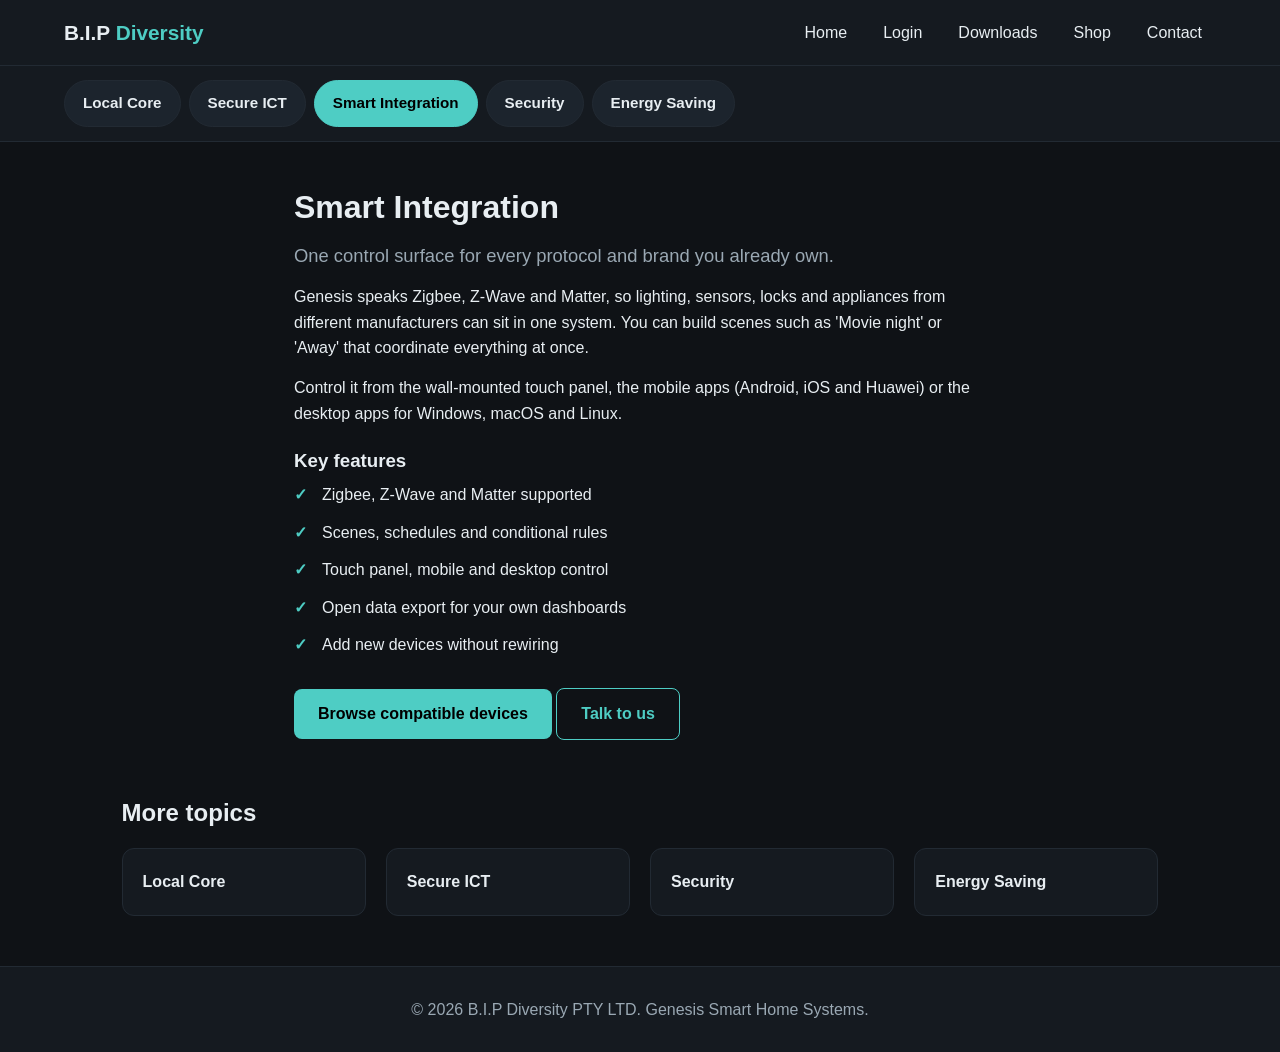
<file: smart-integration.html>
<!DOCTYPE html>
<html lang="en">
<head>
<meta charset="UTF-8">
<meta name="viewport" content="width=device-width, initial-scale=1.0">
<title>Smart Integration | B.I.P Diversity – Genesis</title>
<style>
:root{--bg:#0f1216;--panel:#151a20;--line:#222a33;--text:#e8eef2;--muted:#9aa8b3;--accent:#4ecdc4;--gold:#facc15}
*{margin:0;padding:0;box-sizing:border-box;font-family:"Segoe UI",Arial,sans-serif}
html{scroll-behavior:smooth}
body{background:var(--bg);color:var(--text);line-height:1.6;min-height:100vh;display:flex;flex-direction:column}
main{flex:1}
header{background:var(--panel);border-bottom:1px solid var(--line);position:sticky;top:0;z-index:10}
.nav{display:flex;justify-content:space-between;align-items:center;flex-wrap:wrap;gap:10px;padding:16px 5%}
.logo{font-weight:800;font-size:1.3rem;color:var(--text);text-decoration:none}
.logo span{color:var(--accent)}
.nav ul{display:flex;list-style:none;gap:8px;flex-wrap:wrap}
.nav a.link{color:var(--text);text-decoration:none;padding:8px 14px;border-radius:8px}
.nav a.link:hover{background:#1f2730}
.nav a.link.active{background:var(--accent);color:#000;font-weight:700}
.badge{background:var(--gold);color:#000;border-radius:99px;padding:0 7px;font-size:.75rem;margin-left:4px}
.hero{padding:80px 5%;text-align:center;background:radial-gradient(circle at top,#1a2a30,var(--bg))}
.hero h1{font-size:clamp(1.8rem,5vw,3rem);color:var(--accent)}
.hero p{color:var(--muted);margin-top:8px}
.hero-stats{display:flex;justify-content:center;gap:40px;margin:30px 0;flex-wrap:wrap}
.hero-stats strong{display:block;font-size:2rem}
.hero-stats span{color:var(--muted)}
section,.wrap{padding:50px 5%}
h2{margin-bottom:12px}
.grid{display:grid;grid-template-columns:repeat(auto-fit,minmax(240px,1fr));gap:20px;margin-top:16px}
.card{background:var(--panel);padding:20px;border-radius:12px;border:1px solid var(--line)}
.card h3{margin-bottom:6px}
.card p{color:var(--muted)}
.price{color:var(--gold);font-size:1.5rem;font-weight:700;margin:10px 0}
.btn,button{background:var(--accent);color:#000;border:none;padding:12px 24px;border-radius:8px;font-weight:700;cursor:pointer;text-decoration:none;display:inline-block;font-size:1rem}
.btn:hover,button:hover{filter:brightness(1.1)}
.btn.ghost{background:transparent;color:var(--accent);border:1px solid var(--accent)}
input,textarea{width:100%;padding:12px;margin:8px 0;background:var(--bg);border:1px solid #333;color:#fff;border-radius:8px;font-size:1rem}
input:focus,textarea:focus{outline:2px solid var(--accent)}
.narrow{max-width:420px;margin:0 auto}
.msg{margin-top:12px;padding:10px;border-radius:8px;display:none}
.msg.ok{display:block;background:#12332f;color:#7ff0e6}
.msg.err{display:block;background:#3a1a1a;color:#ff9b9b}
.row{display:flex;justify-content:space-between;align-items:center;gap:10px;padding:10px 0;border-bottom:1px solid var(--line)}
.row:last-child{border:none}
.row button{padding:6px 12px}
footer{text-align:center;padding:30px;background:var(--panel);border-top:1px solid var(--line);color:var(--muted)}

/* ===== v2 additions ===== */
a{color:var(--accent)}
.hero-grid{display:grid;grid-template-columns:1fr 1.1fr;gap:30px;align-items:center;padding:50px 5%;background:radial-gradient(circle at top left,#1a2a30,var(--bg))}
.hero-grid h1{font-size:clamp(1.8rem,4vw,2.8rem);color:var(--accent);line-height:1.15}
.hero-grid p{color:var(--muted);margin:12px 0}
.hero-grid .hero-stats{justify-content:flex-start;margin:20px 0;gap:28px}
.hero-img{width:100%;height:auto;border-radius:16px;border:1px solid var(--line);box-shadow:0 20px 50px #0008}
.tabs{display:flex;gap:8px;flex-wrap:wrap;padding:14px 5%;background:var(--panel);border-bottom:1px solid var(--line)}
.tab{background:#1c242d;color:var(--text);padding:10px 18px;border-radius:99px;text-decoration:none;border:1px solid var(--line);font-weight:600;font-size:.95rem;cursor:pointer}
.tab:hover{border-color:var(--accent)}
.tab.active{background:var(--accent);color:#000;border-color:var(--accent)}
.layout{display:grid;grid-template-columns:1fr 340px;gap:30px;padding:40px 5%;align-items:start}
.layout section{padding:0 0 30px}
.side .card{position:sticky;top:90px}
.news{list-style:none;margin:10px 0 16px}
.news li{padding:10px 0;border-bottom:1px solid var(--line);display:flex;flex-direction:column;gap:2px}
.news li:last-child{border:none}
.news a{color:var(--text);text-decoration:none;font-weight:600;line-height:1.35}
.news a:hover{color:var(--accent)}
small,.small{color:var(--muted);font-size:.8rem}
.lead{font-size:1.15rem;color:var(--muted);margin:8px 0 16px}
.topic{max-width:820px;margin:0 auto;padding:40px 5%}
.topic p{margin-bottom:14px}
.checks{list-style:none}
.checks li{padding:6px 0 6px 28px;position:relative}
.checks li::before{content:"✓";position:absolute;left:0;color:var(--accent);font-weight:700}
.alt{margin-top:14px;text-align:center}
.table-wrap{overflow-x:auto;margin-top:12px}
table{width:100%;border-collapse:collapse;min-width:560px}
th,td{padding:10px 12px;text-align:left;border-bottom:1px solid var(--line)}
th{color:var(--muted);font-size:.8rem;text-transform:uppercase}
.req{margin:16px 0 4px;color:var(--muted)}
button:disabled{opacity:.4;cursor:not-allowed}
.product img{width:100%;border-radius:10px;margin-bottom:10px;background:#111a22}
.chip{display:inline-block;font-size:.72rem;color:var(--accent);border:1px solid var(--accent);padding:1px 8px;border-radius:99px;margin-bottom:6px}
.product{display:flex;flex-direction:column}
.product p{flex:1;margin-bottom:6px}
.line{display:flex;align-items:center;gap:12px;padding:10px 0;border-bottom:1px solid var(--line);flex-wrap:wrap}
.line img{width:64px;height:48px;border-radius:6px;object-fit:cover}
.grow{flex:1;min-width:140px}
.amt{min-width:80px;text-align:right}
.qty{display:flex;align-items:center;gap:8px}
button.sm{padding:4px 10px;font-size:.95rem;border-radius:6px}
button.danger{background:#3a1a1a;color:#ff9b9b}
button.danger:hover{background:#5a2222}
.line.total{border-bottom:none}
.actions{margin-top:14px;display:flex;gap:10px;flex-wrap:wrap}
.co-grid{display:grid;grid-template-columns:1fr 360px;gap:24px;margin-top:16px;align-items:start}
.co-grid .card{margin-bottom:18px}
.co-grid h3{margin-bottom:10px}
.two{display:grid;grid-template-columns:1fr 1fr;gap:0 12px}
.pay-opt{display:flex;align-items:center;gap:12px;padding:14px;border:2px solid var(--line);border-radius:10px;cursor:pointer;margin-bottom:10px}
.pay-opt input{width:auto;margin:0}
.pay-opt.sel{border-color:var(--accent);background:#12262b}
.pay-opt b{font-size:1.05rem}
.pay-opt small{display:block}
.gp{background:#fff;color:#3c4043;font-weight:700;padding:2px 10px;border-radius:6px;font-size:.85rem}
.pf{background:#0a5bd3;color:#fff;font-weight:700;padding:2px 10px;border-radius:6px;font-size:.85rem}
dialog{margin:auto;background:var(--panel);color:var(--text);border:1px solid var(--accent);border-radius:14px;padding:24px;width:min(680px,94vw);max-height:90vh;overflow:auto}
dialog::backdrop{background:#000a}
.ckrow{display:flex;gap:10px;align-items:flex-start;padding:8px 0;cursor:pointer}
.ckrow input{width:auto;margin:5px 0 0}
.review-box{background:var(--bg);border:1px solid var(--line);border-radius:10px;padding:12px;margin:12px 0}
@media (max-width:860px){.hero-grid,.layout,.co-grid{grid-template-columns:1fr}.side .card{position:static}.two{grid-template-columns:1fr}}

/* ===== v3: responsive fixes ===== */
img{max-width:100%;height:auto}
.menu-btn{display:none;padding:8px 14px;font-size:1.2rem;background:#1c242d;color:var(--text);border:1px solid var(--line)}
.grid{grid-template-columns:repeat(auto-fit,minmax(min(100%,230px),1fr))}
.hero-stats strong{font-size:clamp(1.5rem,6vw,2rem)}
@media (max-width:860px){
  header{position:static}
  .nav{padding:12px 5%}
  .menu-btn{display:block}
  .nav ul{display:none;flex-direction:column;width:100%;gap:4px}
  .nav ul.open{display:flex}
  .nav a.link{display:block;padding:12px 14px}
  .hero-grid{padding:30px 5%}
  .tabs{overflow-x:auto;flex-wrap:nowrap;-webkit-overflow-scrolling:touch}
  .tab{white-space:nowrap}
  .layout{padding:30px 5%}
  .co-grid aside{position:static!important}
}
@media (max-width:640px){
  section,.wrap{padding:30px 5%}
  .grid{grid-template-columns:repeat(2,1fr);gap:12px}
  .card{padding:14px}
  .product h3{font-size:1rem}
  .btn,button{padding:12px 16px}
  .hero-grid .btn{flex:1;text-align:center}
  .line{gap:8px}
  .line img{width:52px;height:40px}
  .amt{min-width:0;margin-left:auto}
  table{min-width:0}
  thead{display:none}
  table,tbody,tr,td{display:block;width:100%}
  tr{border:1px solid var(--line);border-radius:10px;padding:8px 12px;margin-bottom:10px;background:var(--bg)}
  td{border:none;padding:4px 0;display:flex;justify-content:space-between;gap:12px}
  td[data-label]::before{content:attr(data-label);color:var(--muted);font-size:.8rem}
  td:last-child{padding-top:8px}
  td button{width:100%}
  dialog{padding:16px;width:96vw}
}
@media (max-width:400px){.grid{grid-template-columns:1fr}}

</style>
</head>
<body data-page="smart-integration.html">
<header id="site-header"></header>
<main>
<nav class="tabs" id="topic-tabs" aria-label="Topics"></nav>
<div class="topic" id="topic-body"></div>
<section style="padding-top:0"><h2 style="padding:0 5%">More topics</h2><div class="grid" style="padding:0 5%"><a class="card" href="local-core.html" style="text-decoration:none;color:inherit"><b>Local Core</b></a><a class="card" href="secure-ict.html" style="text-decoration:none;color:inherit"><b>Secure ICT</b></a><a class="card" href="security.html" style="text-decoration:none;color:inherit"><b>Security</b></a><a class="card" href="energy-saving.html" style="text-decoration:none;color:inherit"><b>Energy Saving</b></a></div></section>
</main>
<footer id="site-footer"></footer>
<script>
window.IMAGES={"smart-plug": "[data-uri]", "smart-camera": "[data-uri]", "touch-panel": "[data-uri]", "sensor-3pack": "[data-uri]", "smart-lights": "[data-uri]", "saas-license": "[data-uri]", "smart-lock": "[data-uri]", "gateway-hub": "[data-uri]", "hero-smart-home": "[data-uri]", "thermostat": "[data-uri]", "starter-kit": "[data-uri]", "pro-kit": "[data-uri]", "power-pack": "[data-uri]"};
/* ===== Edit site content here ===== */
const COMPANY = {
  name: "B.I.P Diversity PTY LTD", email: "info@bipdiversity.co.za", tel: "+27 11 000 0000",
  devices: 500, vat: 0.15, shipFlat: 99, freeShipOver: 2000
};

/* Payment settings. Leave blank = demo mode (no real payment is taken). */
const PAYMENTS = {
  payfast: { merchantId: "", merchantKey: "", sandbox: true },   // fill in from your PayFast account
  googlePay: { merchantId: "", gatewayMerchantId: "" }          // fill in from Google Pay & Wallet Console
};

const TOPICS = [
  {file:"local-core.html", label:"Local Core"},
  {file:"secure-ict.html", label:"Secure ICT"},
  {file:"smart-integration.html", label:"Smart Integration"},
  {file:"security.html", label:"Security"},
  {file:"energy-saving.html", label:"Energy Saving"}
];

const PRODUCTS = [
  {id:"starter", name:"Genesis Starter Kit", cat:"Kits", desc:"Gateway hub + 3 sensors. Everything to start.", price:1499, img:"starter-kit"},
  {id:"pro", name:"Pro Data Centre Kit", cat:"Kits", desc:"50 sensors + edge server for rack monitoring.", price:24999, img:"pro-kit"},
  {id:"hub", name:"Genesis Gateway Hub", cat:"Control", desc:"Local core hub with Zigbee, Z-Wave and Matter.", price:1199, img:"gateway-hub"},
  {id:"panel", name:"Touch Control Panel 10\"", cat:"Control", desc:"Wall-mounted touch interface for the whole home.", price:3499, img:"touch-panel"},
  {id:"sensors", name:"Smart Sensor 3-Pack", cat:"Sensors", desc:"Temperature, motion and door sensors.", price:649, img:"sensor-3pack"},
  {id:"thermostat", name:"Smart Thermostat", cat:"Sensors", desc:"Local climate control with scheduling.", price:1099, img:"thermostat"},
  {id:"camera", name:"Smart Security Camera", cat:"Security", desc:"Indoor/outdoor camera with local recording.", price:1299, img:"smart-camera"},
  {id:"lock", name:"Smart Door Lock", cat:"Security", desc:"Keypad and app access, works offline.", price:2299, img:"smart-lock"},
  {id:"plug", name:"Smart Energy Plug", cat:"Energy", desc:"Switch appliances and track their power use.", price:279, img:"smart-plug"},
  {id:"lights", name:"Smart Light Bulbs (4)", cat:"Energy", desc:"Dimmable, tunable white bulbs.", price:899, img:"smart-lights"},
  {id:"power", name:"Genesis Power Pack", cat:"Energy", desc:"Battery backup to keep the hub and router on during load shedding.", price:5999, img:"power-pack"},
  {id:"saas", name:"SaaS License (monthly)", cat:"Software", desc:"Unlimited racks with local AI. Billed monthly.", price:499, img:"saas-license", digital:true}
];

/* Placeholder installers: swap `ext`/versions for your real builds. */
const OS_LIST = [
  {id:"mac", label:"macOS", req:"macOS 12 or later (Apple Silicon and Intel)", versions:[
    {v:"2.4.1", date:"2026-10-20", size:"84 MB", ext:"dmg", note:"Latest stable"},
    {v:"2.4.0", date:"2026-09-30", size:"83 MB", ext:"pkg", note:"Enterprise installer"},
    {v:"2.3.2", date:"2026-08-12", size:"80 MB", ext:"dmg", note:"Previous release"},
    {v:"2.2.0", date:"2026-05-04", size:"77 MB", ext:"dmg", note:"Legacy (macOS 11)"}]},
  {id:"windows", label:"Windows", req:"Windows 10 or 11 (64-bit)", versions:[
    {v:"2.4.1", date:"2026-10-20", size:"92 MB", ext:"exe", note:"Latest stable"},
    {v:"2.4.1", date:"2026-10-20", size:"95 MB", ext:"msi", note:"MSI for IT deployment"},
    {v:"2.3.2", date:"2026-08-12", size:"89 MB", ext:"exe", note:"Previous release"},
    {v:"2.2.0", date:"2026-05-04", size:"85 MB", ext:"exe", note:"Legacy"}]},
  {id:"linux", label:"Linux", req:"Ubuntu 22.04+, Debian 12+, Fedora 38+ (x86_64 / arm64)", versions:[
    {v:"2.4.1", date:"2026-10-20", size:"71 MB", ext:"deb", note:"Debian / Ubuntu"},
    {v:"2.4.1", date:"2026-10-20", size:"72 MB", ext:"rpm", note:"Fedora / RHEL"},
    {v:"2.4.1", date:"2026-10-20", size:"98 MB", ext:"AppImage", note:"Any distribution"},
    {v:"2.3.2", date:"2026-08-12", size:"69 MB", ext:"tar.gz", note:"Previous release"}]},
  {id:"android", label:"Android", req:"Android 9 or later", versions:[
    {v:"3.1.0", date:"2026-10-18", size:"48 MB", ext:"apk", note:"Latest stable"},
    {v:"3.0.2", date:"2026-09-02", size:"47 MB", ext:"apk", note:"Previous release"},
    {v:"2.9.5", date:"2026-06-21", size:"44 MB", ext:"apk", note:"Android 8 compatible"}]},
  {id:"ios", label:"iOS", req:"iOS 15 or later (iPhone and iPad)", versions:[
    {v:"3.1.0", date:"2026-10-18", size:"61 MB", ext:"ipa", note:"Latest (TestFlight build)"},
    {v:"3.0.2", date:"2026-09-02", size:"60 MB", ext:"ipa", note:"Previous release"},
    {v:"2.9.5", date:"2026-06-21", size:"57 MB", ext:"ipa", note:"iOS 14 compatible"}]},
  {id:"huawei", label:"Huawei", req:"HarmonyOS 3+ or EMUI 10+ (no Google services needed)", versions:[
    {v:"3.1.0", date:"2026-10-19", size:"52 MB", ext:"apk", note:"AppGallery build"},
    {v:"3.0.2", date:"2026-09-03", size:"51 MB", ext:"apk", note:"Previous release"},
    {v:"2.9.5", date:"2026-06-22", size:"49 MB", ext:"apk", note:"EMUI 10 compatible"}]}
];

/* Tech headlines, paraphrased. Dates are when reported. Update these regularly. */
const ARTICLES = [
  {date:"2026-10-26", when:"Week of Oct 26", tag:"Hardware", title:"Apple reportedly lines up touch-screen OLED MacBook Pros for an Oct. 28 launch event", src:"SiliconReport", url:"https://www.siliconreport.com/topic/hardware"},
  {date:"2026-10-15", tag:"Smart Home", title:"Apple's new approach to the smart home gets the weekly-podcast treatment", src:"TWiT Tech News Weekly", url:"https://twit.tv/episodes/news?page=13"},
  {date:"2026-10-08", tag:"Privacy", title:"US lawmakers take aim at Flock's surveillance cameras", src:"TWiT Tech News Weekly", url:"https://twit.tv/episodes/news?page=3"},
  {date:"2026-10-01", tag:"Software", title:"Windows 11 version 26H2 is now available", src:"TWiT Tech News Weekly", url:"https://twit.tv/episodes/news?page=13"},
  {date:"2026-10-02", when:"Oct 2026", tag:"Gadgets", title:"Amazon refreshes its whole Kindle family, including an aluminium model", src:"T3", url:"https://www.t3.com/au/news/archive/2026/10"},
  {date:"2026-10-19", when:"Week of Oct 19", tag:"Wearables", title:"Bee's Frontier AI wearable launches at $74.99", src:"SiliconReport", url:"https://www.siliconreport.com/topic/hardware"}
];

/* Pages about each topic */
const TOPIC_PAGES = {
  "local-core.html": {title:"Local Core", lead:"The brain of Genesis lives in your building, not in someone else's data centre.",
    body:["The Genesis Local Core is a small on-premises server that runs your automations, schedules, scenes and device communication. Because decisions are made locally, lights, locks and sensors respond instantly and keep working when the internet drops or the power flickers.",
          "During load shedding the Core can be paired with the Genesis Power Pack so the hub and your router stay online. Your rules continue to run and your data stays in the building."],
    points:["Runs offline with no cloud account required","Instant response because commands never leave your network","Automatic local backups and one-click restore","Remote access is optional and uses an encrypted tunnel","Works with the Genesis Gateway Hub and Touch Control Panel"],
    cta:{label:"Shop the Gateway Hub", href:"shop.html"}},
  "secure-ict.html": {title:"Secure ICT", lead:"Security is designed into the network, not added afterwards.",
    body:["Genesis separates smart devices from your personal computers using their own network segment, so a compromised gadget cannot reach your files. Traffic between devices and the Core is encrypted end to end.",
          "We do not harvest usage data. Logs stay on your server and you decide what is kept, shared or deleted. The same ICT backbone supports WiFi 6, structured cabling and fibre-ready installations."],
    points:["Encrypted device-to-core communication","Separate network for IoT devices","No advertising or analytics data sold or shared","Role-based access for family members and staff","Regular signed software updates"],
    cta:{label:"Download the software", href:"downloads.html"}},
  "smart-integration.html": {title:"Smart Integration", lead:"One control surface for every protocol and brand you already own.",
    body:["Genesis speaks Zigbee, Z-Wave and Matter, so lighting, sensors, locks and appliances from different manufacturers can sit in one system. You can build scenes such as 'Movie night' or 'Away' that coordinate everything at once.",
          "Control it from the wall-mounted touch panel, the mobile apps (Android, iOS and Huawei) or the desktop apps for Windows, macOS and Linux."],
    points:["Zigbee, Z-Wave and Matter supported","Scenes, schedules and conditional rules","Touch panel, mobile and desktop control","Open data export for your own dashboards","Add new devices without rewiring"],
    cta:{label:"Browse compatible devices", href:"shop.html"}},
  "security.html": {title:"Security", lead:"Protect your home or business with systems that keep watching even when the internet is down.",
    body:["Genesis integrates CCTV cameras, door sensors, smart locks, biometric access and intrusion detection. Recording and alerts are handled by the Local Core, so footage is stored on your own hardware.",
          "Rules can combine devices: if a door opens while the system is armed, lights switch on, cameras start recording and you are notified."],
    points:["Local video recording, no subscription needed","Smart locks with keypad and app access","Door, window and motion sensors","Instant alerts to phones and the touch panel","Activity history for audits"],
    cta:{label:"Shop security devices", href:"shop.html"}},
  "energy-saving.html": {title:"Energy Saving", lead:"See where your power goes and cut waste automatically.",
    body:["Smart plugs and meters show usage per appliance. Genesis can shift heavy loads away from peak times, switch off standby devices and respond to load-shedding schedules automatically.",
          "If you have solar or battery storage, the system can prioritise essential circuits and report how much power you generate and use."],
    points:["Per-appliance power monitoring","Automatic load shedding responses","Solar and battery integration","Heating and cooling schedules","Monthly usage reports"],
    cta:{label:"Shop energy products", href:"shop.html"}}
};

const $ = (s, r=document) => r.querySelector(s);
const $$ = (s, r=document) => [...r.querySelectorAll(s)];
const money = n => "R" + Math.round(n).toLocaleString("en-ZA");
const imgSrc = n => (window.IMAGES && window.IMAGES[n]) || `images/${n}.svg`;
const esc = s => String(s).replace(/[&<>"']/g, c => ({"&":"&amp;","<":"&lt;",">":"&gt;",'"':"&quot;","'":"&#39;"}[c]));
const store = {
  get(k, d){ try{ const v = localStorage.getItem(k); return v===null ? d : JSON.parse(v); }catch{ return d; } },
  set(k, v){ try{ localStorage.setItem(k, JSON.stringify(v)); }catch{} }
};
const currentUser = () => store.get("session", null);
/* Demo-only hash (NOT secure). Real sign-up needs a server that hashes passwords properly. */
const hashPw = s => { let h = 5381; for(const c of s) h = ((h<<5)+h+c.charCodeAt(0))|0; return "d" + h; };

/* ---------- Cart ---------- */
const getCart = () => store.get("cart", []);
const cartCount = () => getCart().reduce((n,i)=>n+i.qty,0);
function cartLines(){ return getCart().map(i => ({p:PRODUCTS.find(x=>x.id===i.id), qty:i.qty})).filter(l=>l.p); }
function addToCart(id){ const c=getCart(), it=c.find(i=>i.id===id); it ? it.qty++ : c.push({id,qty:1}); store.set("cart",c); onCartChange(); }
function setQty(id,q){ let c=getCart(); if(q<=0) c=c.filter(i=>i.id!==id); else c.find(i=>i.id===id).qty=q; store.set("cart",c); onCartChange(); }
function removeItem(id){ store.set("cart", getCart().filter(i=>i.id!==id)); onCartChange(); }
function clearCart(){ store.set("cart", []); onCartChange(); }
function totals(){
  const lines = cartLines();
  const sub = lines.reduce((n,l)=>n+l.p.price*l.qty,0);
  const physical = lines.some(l=>!l.p.digital);
  const ship = !physical || sub===0 || sub>=COMPANY.freeShipOver ? 0 : COMPANY.shipFlat;
  const total = sub + ship;
  return {sub, ship, total, vat: total*COMPANY.vat/(1+COMPANY.vat), physical, lines};
}
function onCartChange(){ renderLayout(); if(PAGE_RENDER.cart) PAGE_RENDER.cart(); }
const PAGE_RENDER = {};

/* ---------- Layout ---------- */
const NAV = [["index.html","Home"],["login.html","Login"],["downloads.html","Downloads"],["shop.html","Shop"],["contact.html","Contact"]];
function renderLayout(){
  const cur = document.body.dataset.page;
  const user = currentUser(), n = cartCount();
  $("#site-header").innerHTML = `<div class="nav"><a class="logo" href="index.html">B.I.P <span>Diversity</span></a><button class="menu-btn" id="menu-btn" aria-label="Menu" aria-expanded="false">☰</button><ul id="menu">` +
    NAV.map(([h,l]) => {
      if(h==="login.html" && user) l = "Account";
      const on = h===cur || (h==="login.html" && cur==="signup.html") || (h==="shop.html" && cur==="checkout.html");
      const badge = h==="shop.html" && n ? `<span class="badge">${n}</span>` : "";
      return `<li><a class="link ${on?"active":""}" href="${h}">${l}${badge}</a></li>`;
    }).join("") + `</ul></div>`;
  const mb = $("#menu-btn");
  mb.onclick = () => { const o = $("#menu").classList.toggle("open"); mb.setAttribute("aria-expanded", o); mb.textContent = o ? "✕" : "☰"; };
  $("#site-footer").innerHTML = `© 2026 ${COMPANY.name}. Genesis Smart Home Systems.`;
  const tabs = $("#topic-tabs");
  if(tabs) tabs.innerHTML = TOPICS.map(t=>`<a class="tab ${t.file===cur?"active":""}" href="${t.file}">${t.label}</a>`).join("");
}
function note(el, text, ok=true){ el.className = "msg " + (ok?"ok":"err"); el.textContent = text; }

/* ---------- Newsletter ---------- */
function bindNewsletter(){
  const f = $("#news-form"); if(!f) return;
  f.addEventListener("submit", e => {
    e.preventDefault();
    const subs = store.get("subscribers", []), email = $("#news-email").value.trim().toLowerCase();
    if(!subs.includes(email)) subs.push(email);
    store.set("subscribers", subs); f.reset();
    note($("#news-result"), "You're subscribed. Thanks!");
  });
}

/* ---------- Pages ---------- */
function initHome(){
  $("#stat-devices").textContent = COMPANY.devices;
  $("#news-list").innerHTML = ARTICLES.map(a=>`<li><small>${esc(a.tag)} · ${esc(a.when||new Date(a.date).toLocaleDateString("en-ZA",{day:"numeric",month:"short",year:"numeric"}))}</small><a href="${a.url}" target="_blank" rel="noopener">${esc(a.title)}</a><small>${esc(a.src)}</small></li>`).join("");
  bindNewsletter();
}

function initTopic(){
  const t = TOPIC_PAGES[document.body.dataset.page]; if(!t) return;
  $("#topic-body").innerHTML = `<h1>${t.title}</h1><p class="lead">${t.lead}</p>` + t.body.map(p=>`<p>${p}</p>`).join("") +
    `<h3 style="margin-top:20px">Key features</h3><ul class="checks">${t.points.map(p=>`<li>${p}</li>`).join("")}</ul>` +
    `<p style="margin-top:24px"><a class="btn" href="${t.cta.href}">${t.cta.label}</a> <a class="btn ghost" href="contact.html">Talk to us</a></p>`;
}

function initLogin(){
  const box = $("#login-box");
  (function draw(){
    const user = currentUser();
    if(user){
      box.innerHTML = `<h2>Welcome, ${esc(user.name)}</h2><p>You are signed in as ${esc(user.email)}.</p><br><a class="btn" href="downloads.html">Go to Downloads</a> <button id="out" class="btn ghost">Log out</button>`;
      $("#out").onclick = () => { store.set("session", null); renderLayout(); draw(); };
      return;
    }
    box.innerHTML = `<h2>Login</h2><input id="u" placeholder="Email (or admin)" autocomplete="username"><input id="p" type="password" placeholder="Password" autocomplete="current-password"><button id="go">Login</button><div id="m" class="msg"></div><p class="alt">New here? <a href="signup.html">Create an account</a></p><p class="alt small">Demo admin login: admin / genesis123</p>`;
    const submit = () => {
      const u = $("#u").value.trim().toLowerCase(), p = $("#p").value;
      if(u==="admin" && p==="genesis123"){ store.set("session",{name:"Admin",email:"admin"}); renderLayout(); return draw(); }
      const acct = store.get("users", []).find(x=>x.email===u && x.pw===hashPw(p));
      if(acct){ store.set("session",{name:acct.name,email:acct.email}); renderLayout(); draw(); }
      else note($("#m"), "Incorrect email or password.", false);
    };
    $("#go").onclick = submit;
    $("#p").addEventListener("keydown", e => { if(e.key==="Enter") submit(); });
  })();
}

function initSignup(){
  $("#signup-form").addEventListener("submit", e => {
    e.preventDefault();
    const m = $("#s-msg"), name=$("#s-name").value.trim(), email=$("#s-email").value.trim().toLowerCase(),
          phone=$("#s-phone").value.trim(), pw=$("#s-pass").value, pw2=$("#s-pass2").value;
    const users = store.get("users", []);
    if(pw.length < 8) return note(m, "Password must be at least 8 characters.", false);
    if(pw !== pw2) return note(m, "Passwords do not match.", false);
    if(!$("#s-terms").checked) return note(m, "Please accept the terms to continue.", false);
    if(users.some(u=>u.email===email) || email==="admin") return note(m, "An account with that email already exists. Try logging in.", false);
    users.push({name, email, phone, pw:hashPw(pw), created:new Date().toISOString(), newsletter:$("#s-news").checked});
    store.set("users", users);
    store.set("session", {name, email});
    if($("#s-news").checked){ const s=store.get("subscribers",[]); if(!s.includes(email)){ s.push(email); store.set("subscribers",s);} }
    renderLayout(); note(m, "Account created! Redirecting to downloads…");
    setTimeout(()=>location.href="downloads.html", 1200);
  });
}

function initDownloads(){
  const user = currentUser(), box = $("#dl-body");
  $("#dl-tabs").innerHTML = OS_LIST.map((o,i)=>`<button class="tab ${i===0?"active":""}" data-os="${o.id}">${o.label}</button>`).join("");
  function show(id){
    const o = OS_LIST.find(x=>x.id===id);
    $$("#dl-tabs .tab").forEach(b=>b.classList.toggle("active", b.dataset.os===id));
    box.innerHTML = `<p class="req"><b>${o.label}</b> · ${o.req}</p><div class="table-wrap"><table><thead><tr><th>Version</th><th>Released</th><th>Type</th><th>Size</th><th>Notes</th><th></th></tr></thead><tbody>` +
      o.versions.map((v,i)=>`<tr><td data-label="Version"><b>${v.v}</b></td><td data-label="Released">${v.date}</td><td data-label="Type">.${v.ext}</td><td data-label="Size">${v.size}</td><td data-label="Notes">${v.note}</td><td><button data-i="${i}" ${user?"":"disabled"}>Download</button></td></tr>`).join("") + `</tbody></table></div>`;
    $$("button[data-i]", box).forEach(b => b.onclick = () => {
      const v = o.versions[b.dataset.i], name = `genesis-${o.id}-${v.v}.${v.ext}.txt`;
      const text = `Genesis ${o.label} ${v.v}\nThis is a placeholder file. Replace it with the real .${v.ext} installer.\n`;
      const a = document.createElement("a");
      a.href = URL.createObjectURL(new Blob([text],{type:"text/plain"})); a.download = name; a.click(); URL.revokeObjectURL(a.href);
    });
  }
  if(!user) $("#dl-lock").innerHTML = `<div class="msg err" style="display:block">Please <a href="login.html">log in</a> or <a href="signup.html">create an account</a> to download.</div>`;
  $("#dl-tabs").addEventListener("click", e => { const b=e.target.closest("[data-os]"); if(b) show(b.dataset.os); });
  show(OS_LIST[0].id);
}

function lineRow(l, opts={}){
  return `<div class="line"><img src="${imgSrc(l.p.img)}" alt="${esc(l.p.name)}"><div class="grow"><b>${esc(l.p.name)}</b><br><small>${money(l.p.price)}${l.p.digital?" /mo":""} each</small></div>` +
    `<div class="qty"><button class="sm" data-q="${l.p.id}" data-d="-1" aria-label="Decrease">−</button><span>${l.qty}</span><button class="sm" data-q="${l.p.id}" data-d="1" aria-label="Increase">+</button></div>` +
    `<b class="amt">${money(l.p.price*l.qty)}</b><button class="sm danger" data-rm="${l.p.id}" title="Remove this item" aria-label="Remove ${esc(l.p.name)}">✕</button></div>`;
}
function bindLineButtons(root){
  $$("[data-q]", root).forEach(b => b.onclick = () => { const l=getCart().find(i=>i.id===b.dataset.q); setQty(b.dataset.q, l.qty + Number(b.dataset.d)); });
  $$("[data-rm]", root).forEach(b => b.onclick = () => removeItem(b.dataset.rm));
}

function initShop(){
  const cats = ["All", ...new Set(PRODUCTS.map(p=>p.cat))]; let cat = "All";
  $("#cat-tabs").innerHTML = cats.map(c=>`<button class="tab ${c===cat?"active":""}" data-c="${c}">${c}</button>`).join("");
  function grid(){
    $("#products").innerHTML = PRODUCTS.filter(p=>cat==="All"||p.cat===cat).map(p=>`<div class="card product"><img src="${imgSrc(p.img)}" alt="${esc(p.name)}"><span class="chip">${p.cat}</span><h3>${esc(p.name)}</h3><p>${esc(p.desc)}</p><div class="price">${money(p.price)}${p.digital?" <small>/mo</small>":""}</div><button data-add="${p.id}">Add to cart</button></div>`).join("");
    $$("[data-add]").forEach(b => b.onclick = () => { addToCart(b.dataset.add); b.textContent="Added ✓"; setTimeout(()=>b.textContent="Add to cart",900); });
  }
  $("#cat-tabs").addEventListener("click", e => { const b=e.target.closest("[data-c]"); if(!b) return; cat=b.dataset.c; $$("#cat-tabs .tab").forEach(t=>t.classList.toggle("active",t===b)); grid(); });
  PAGE_RENDER.cart = () => {
    const t = totals(), box = $("#cart");
    if(!t.lines.length){ box.innerHTML = "<p>Your cart is empty. Add something above.</p>"; return; }
    box.innerHTML = t.lines.map(lineRow).join("") +
      `<div class="line total"><span class="grow">Subtotal</span><b>${money(t.sub)}</b></div>` +
      `<p class="actions"><a class="btn" href="checkout.html">Go to checkout</a> <button class="btn ghost" id="clear">Remove all items</button></p>`;
    bindLineButtons(box);
    $("#clear").onclick = () => { if(confirm("Remove every item from your cart?")) clearCart(); };
  };
  grid(); PAGE_RENDER.cart();
}

function initCheckout(){
  const done = $("#co-done"), main = $("#co-main"), dlg = $("#review");
  let method = "";
  const saved = store.get("delivery", {});
  ["c-name","c-email","c-phone","c-addr","c-city","c-code"].forEach(id => { if(saved[id]) $("#"+id).value = saved[id]; });
  function delivery(){ const d={}; ["c-name","c-email","c-phone","c-addr","c-city","c-code"].forEach(id=>d[id]=$("#"+id).value.trim()); return d; }

  function render(){
    const t = totals();
    if(!t.lines.length && !done.hidden) return;
    $("#co-empty").hidden = t.lines.length>0; main.hidden = t.lines.length===0;
    if(!t.lines.length){ if(dlg.open) dlg.close(); return; }
    const items = t.lines.map(lineRow).join("");
    $("#co-items").innerHTML = items;
    $("#addr-fields").hidden = !t.physical; $$("#addr-fields input").forEach(i=>i.required = t.physical);
    const sum = `<div class="line total"><span class="grow">Subtotal</span><b>${money(t.sub)}</b></div><div class="line"><span class="grow">Delivery</span><b>${t.physical ? (t.ship?money(t.ship):"Free") : "Digital, none"}</b></div><div class="line total"><span class="grow">Total (incl. VAT)</span><b class="price" style="margin:0">${money(t.total)}</b></div><small>Includes ${money(t.vat)} VAT at 15%. Prices in ZAR.</small>`;
    $("#co-sum").innerHTML = sum; $("#rv-items").innerHTML = items; $("#rv-sum").innerHTML = sum;
    bindLineButtons($("#co-items")); bindLineButtons($("#rv-items"));
    $("#rv-ship").innerHTML = t.physical ? (()=>{const d=delivery(); return `<b>Deliver to:</b> ${esc(d["c-name"])}, ${esc(d["c-addr"])}, ${esc(d["c-city"])} ${esc(d["c-code"])}<br>${esc(d["c-email"])} · ${esc(d["c-phone"])}`;})() : "<b>Digital order:</b> licence details will be emailed to " + esc(delivery()["c-email"]);
    $("#rv-pay").innerHTML = `<b>Payment:</b> ${method==="gpay"?"Google Pay":method==="payfast"?"PayFast":"—"}`;
    updateConfirm();
  }
  PAGE_RENDER.cart = render;

  function updateConfirm(){ $("#confirm").disabled = !($$(".ck").every(c=>c.checked)) || !getCart().length; }
  $$(".ck").forEach(c => c.onchange = updateConfirm);
  $$("input[name=pay]").forEach(r => r.onchange = () => { method = r.value; $$(".pay-opt").forEach(l=>l.classList.toggle("sel", l.contains(r) && r.checked)); });
  $("#clear-all").onclick = () => { if(confirm("Remove every item from your cart?")) clearCart(); };

  $("#to-review").onclick = () => {
    const err = $("#co-err"), t = totals(), d = delivery();
    const form = $("#delivery");
    if(!form.reportValidity()) return;
    if(!method) return note(err, "Please choose Google Pay or PayFast.", false);
    err.className="msg"; store.set("delivery", d);
    $$(".ck").forEach(c=>c.checked=false);
    render(); $("#confirm").textContent = "Confirm and pay with " + (method==="gpay"?"Google Pay":"PayFast"); dlg.showModal();
  };
  $("#back").onclick = () => dlg.close();

  $("#confirm").onclick = () => {
    const t = totals(), order = {id:"GEN-"+Date.now().toString(36).toUpperCase(), items:t.lines.map(l=>({id:l.p.id,qty:l.qty})), total:t.total, method, delivery:delivery(), time:new Date().toISOString()};
    if(method==="payfast" && PAYMENTS.payfast.merchantId && PAYMENTS.payfast.merchantKey) return payfastRedirect(order, t);
    /* Demo mode (and Google Pay): no real charge. See PAYMENTS in data.js and the README for going live. */
    $("#confirm").disabled = true; $("#confirm").textContent = "Processing…";
    setTimeout(() => finish(order), 900);
  };
  function finish(order){
    const orders = store.get("orders", []); orders.push(order); store.set("orders", orders);
    clearCart(); dlg.close(); main.hidden = true; $("#co-empty").hidden = true; done.hidden = false;
    $("#co-done-msg").textContent = `Order ${order.id} for ${money(order.total)} was recorded (${order.method==="gpay"?"Google Pay":"PayFast"} demo, no payment taken).`;
  }
  function payfastRedirect(order, t){
    const f = document.createElement("form"); f.method="post";
    f.action = PAYMENTS.payfast.sandbox ? "https://sandbox.payfast.co.za/eng/process" : "https://www.payfast.co.za/eng/process";
    const base = location.href.replace(/[^/]*$/, "");
    Object.entries({merchant_id:PAYMENTS.payfast.merchantId, merchant_key:PAYMENTS.payfast.merchantKey,
      return_url:base+"checkout.html", cancel_url:base+"checkout.html", name_first:order.delivery["c-name"],
      email_address:order.delivery["c-email"], m_payment_id:order.id, amount:t.total.toFixed(2), item_name:"Genesis order "+order.id}
    ).forEach(([k,v]) => { const i=document.createElement("input"); i.type="hidden"; i.name=k; i.value=v; f.appendChild(i); });
    document.body.appendChild(f); store.set("pending", order); f.submit();
  }
  render();
}

function initContact(){
  $("#c-email").textContent = COMPANY.email; $("#c-tel").textContent = COMPANY.tel;
  $("#contact-form").addEventListener("submit", e => {
    e.preventDefault();
    const leads = store.get("leads", []);
    leads.push({name:$("#name").value, email:$("#email").value, msg:$("#msg").value, time:new Date().toISOString()});
    store.set("leads", leads); e.target.reset();
    note($("#form-result"), "Thanks! Your message was saved. We'll be in touch.");
  });
}

const INIT = {"index.html":initHome, "login.html":initLogin, "signup.html":initSignup, "downloads.html":initDownloads, "shop.html":initShop, "checkout.html":initCheckout, "contact.html":initContact};
document.addEventListener("DOMContentLoaded", () => {
  renderLayout();
  const page = document.body.dataset.page;
  (INIT[page] || (TOPIC_PAGES[page] ? initTopic : ()=>{}))();
});

</script>
</body>
</html>
</file>
